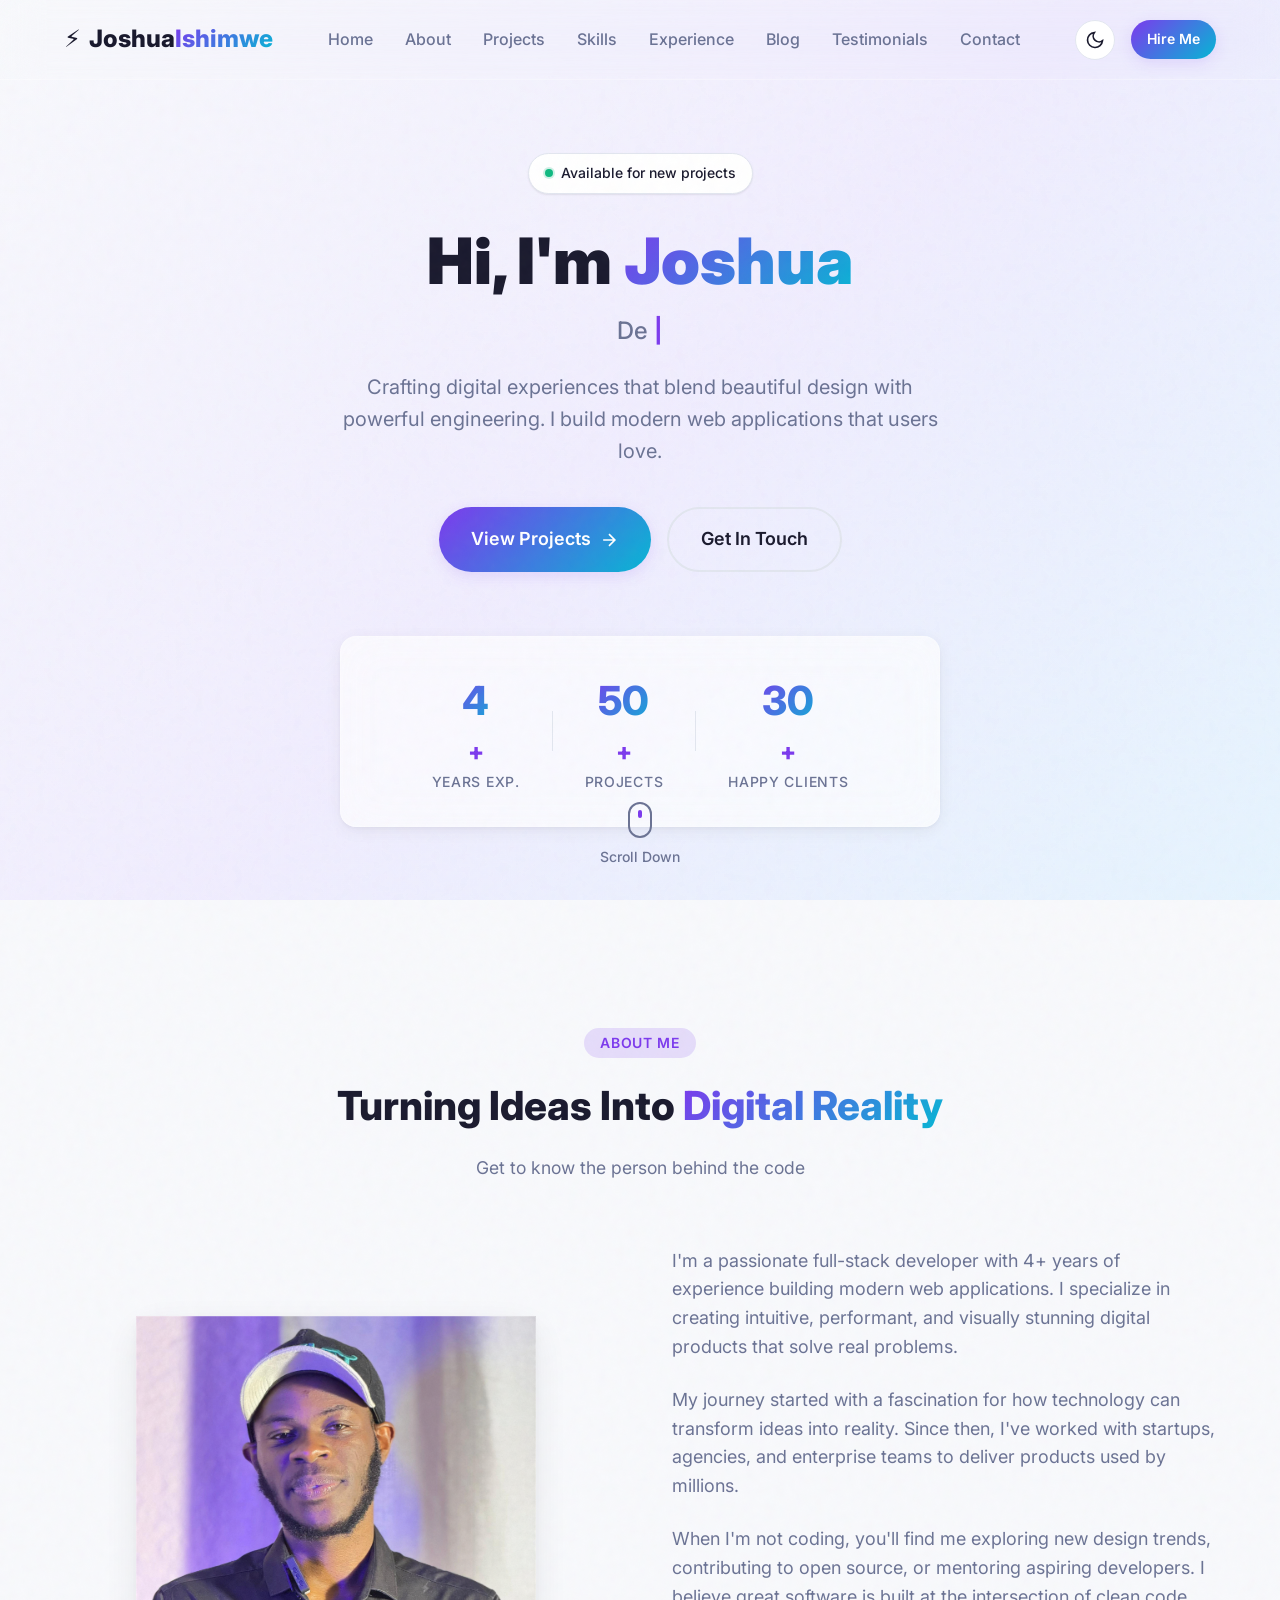
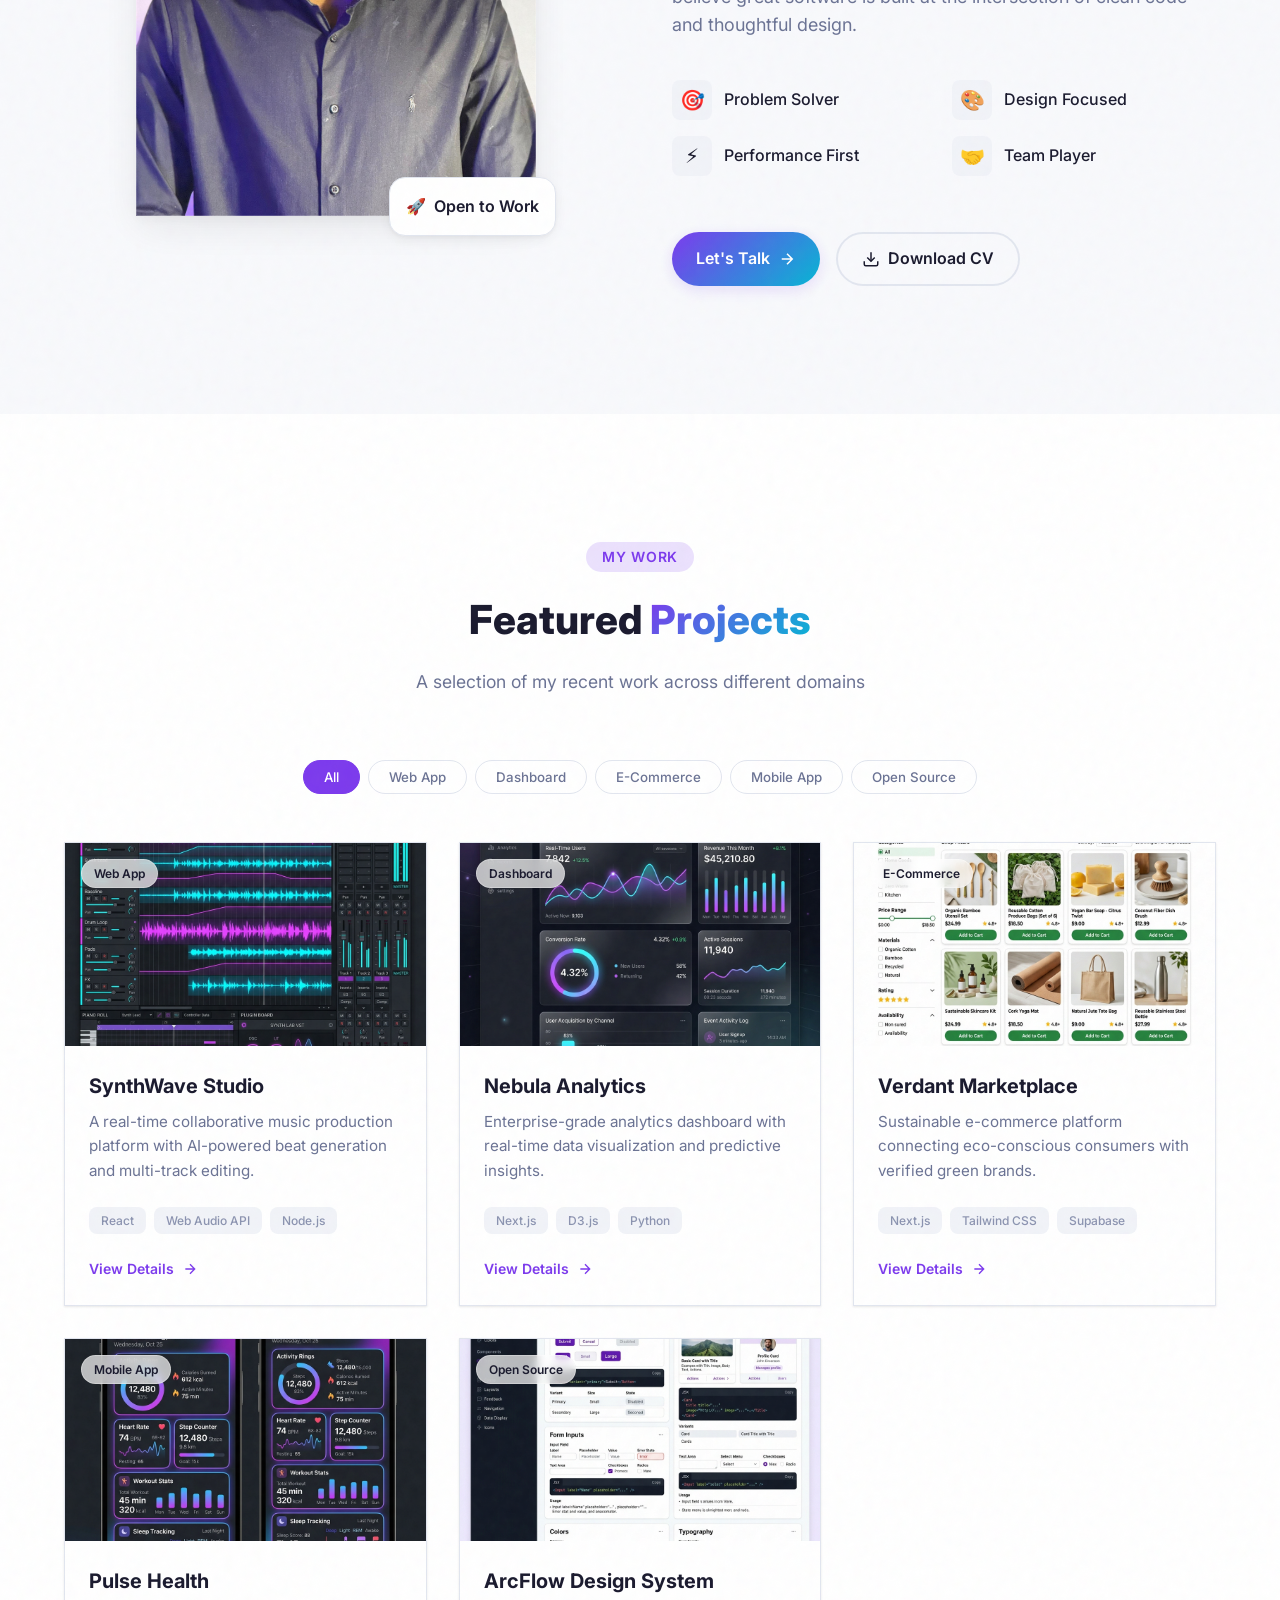
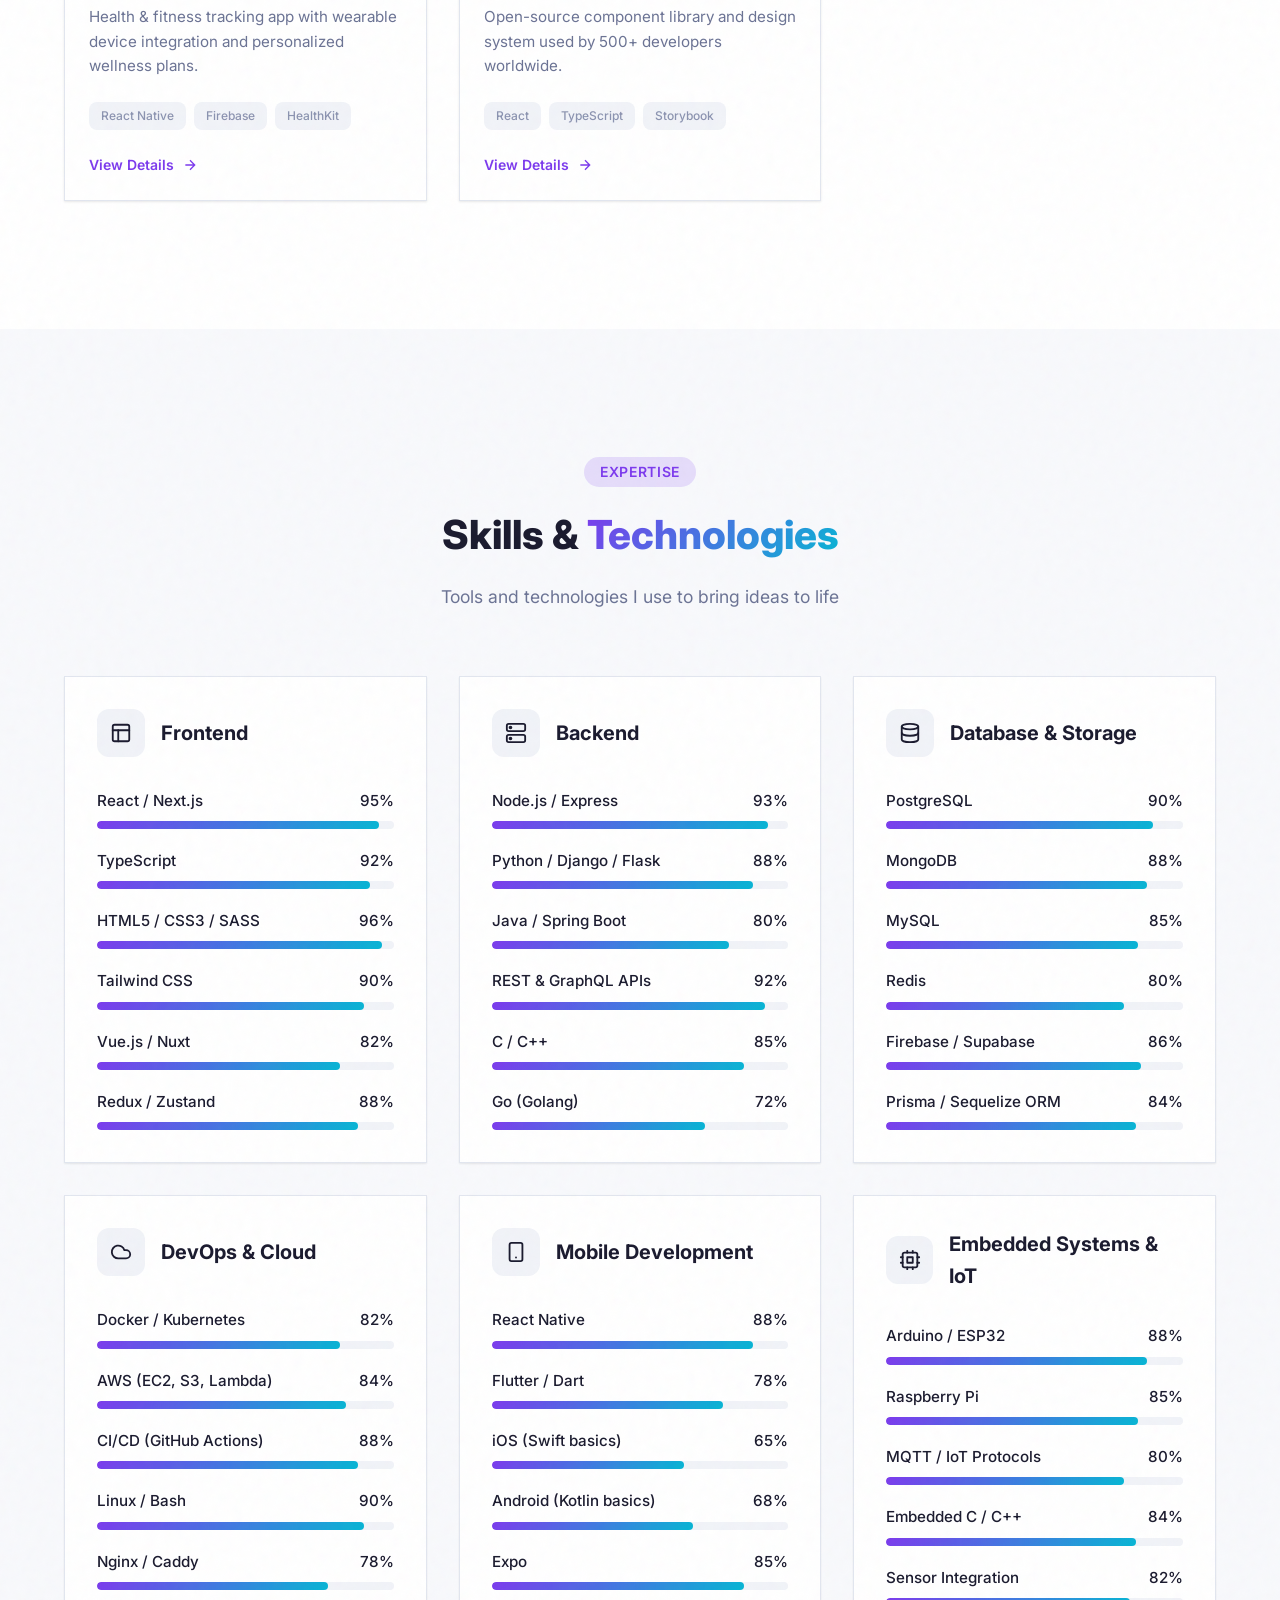
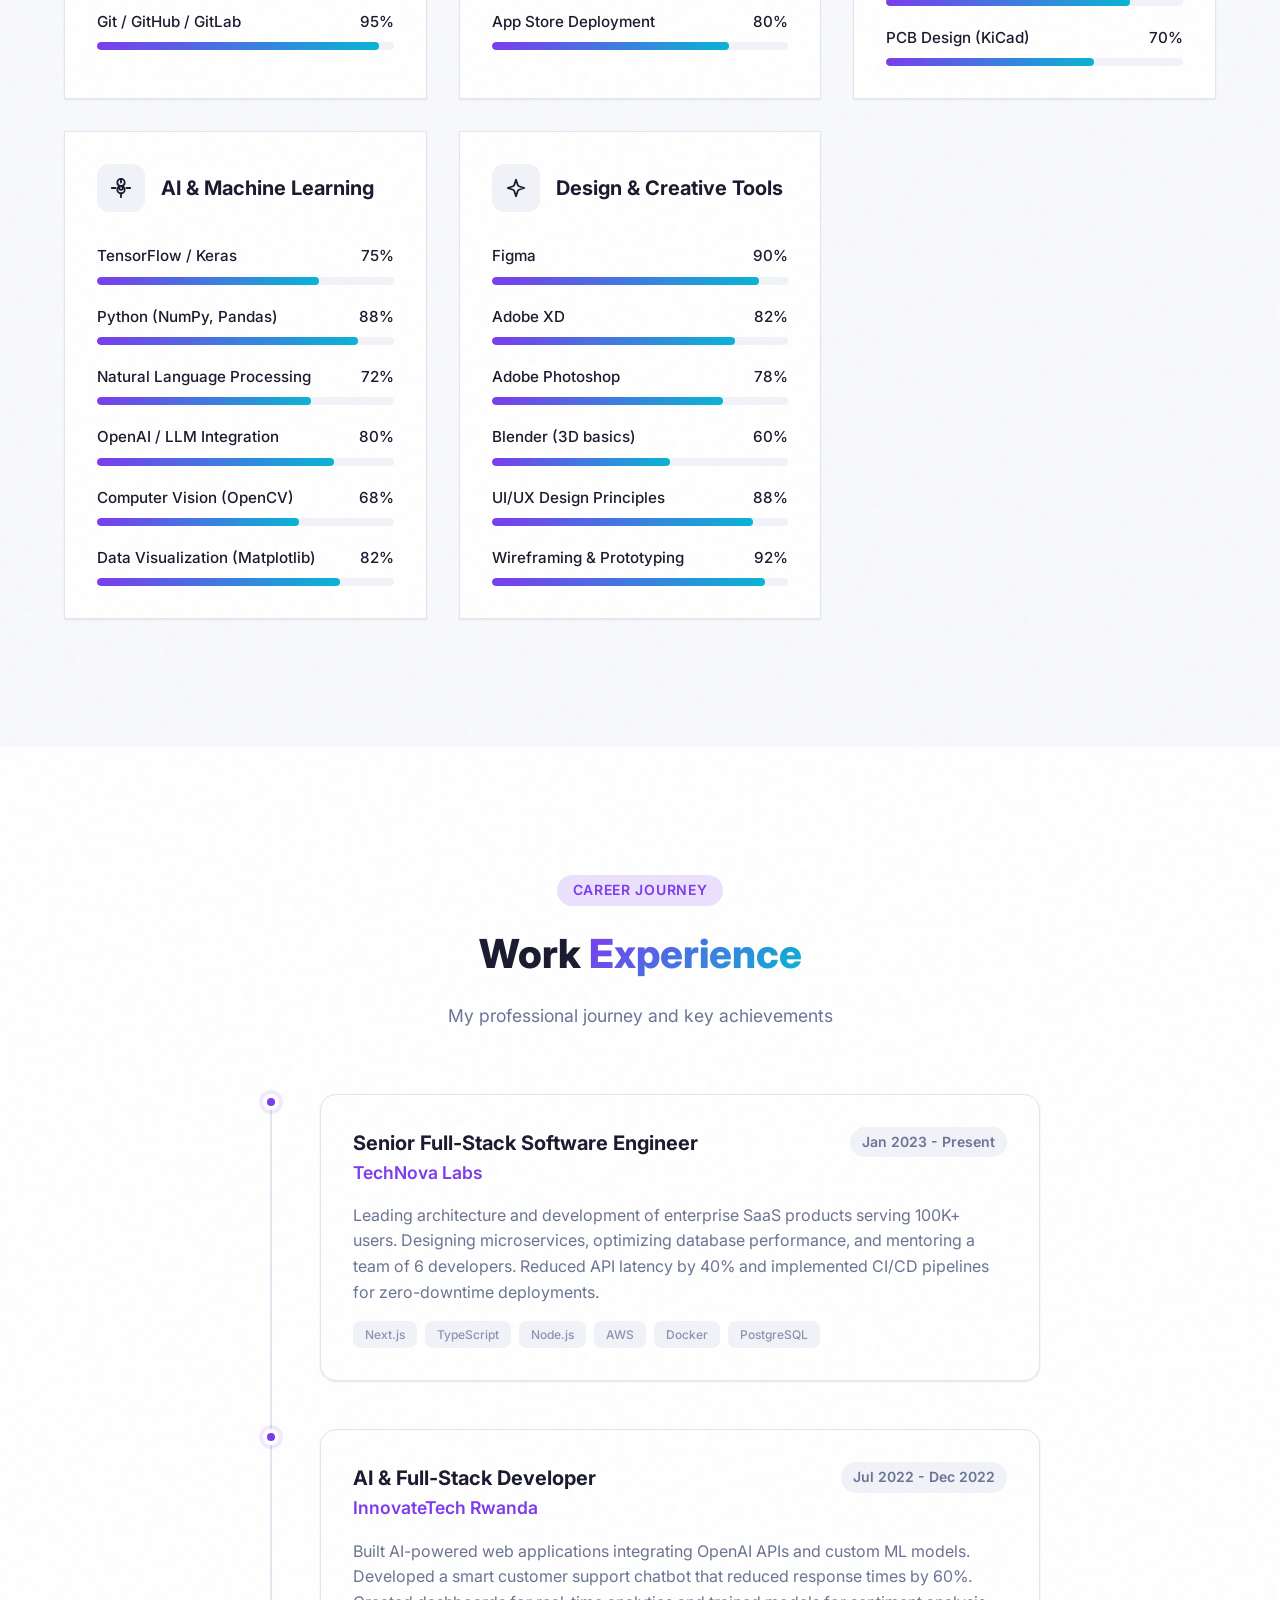
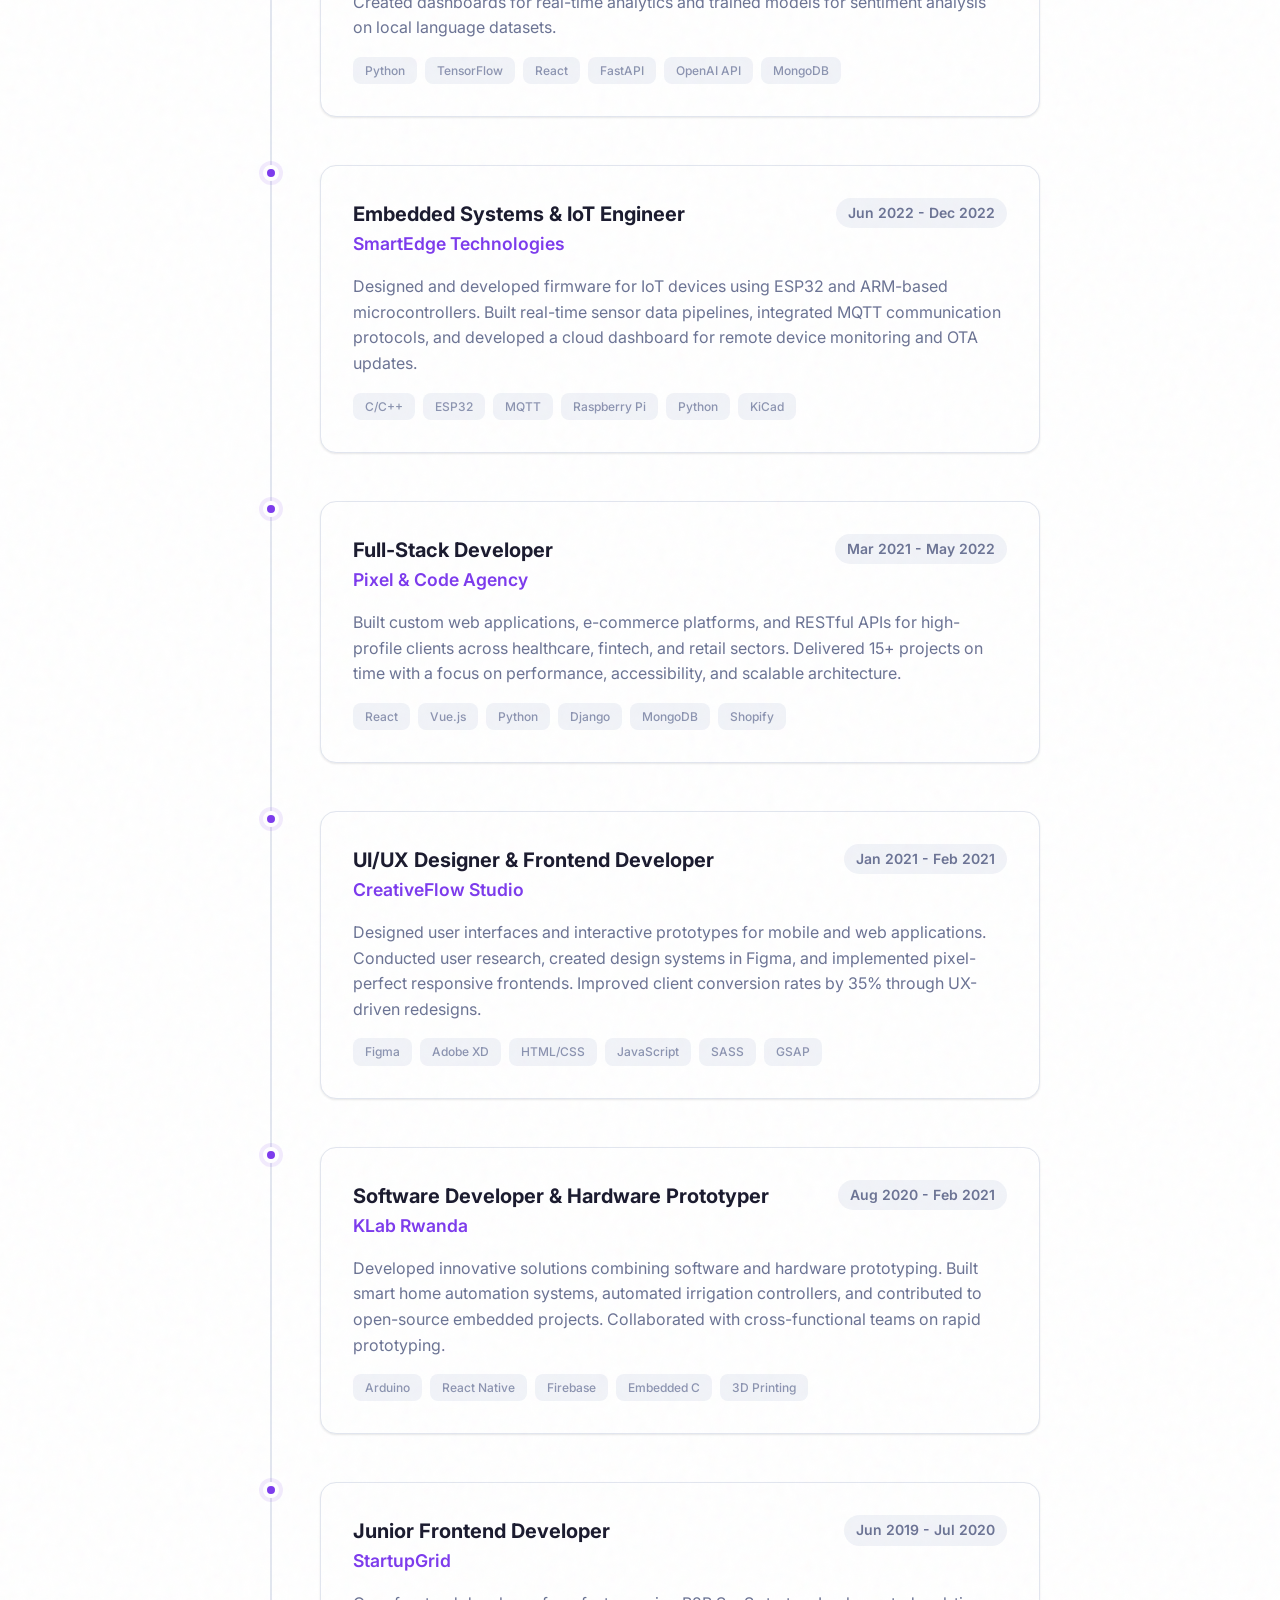
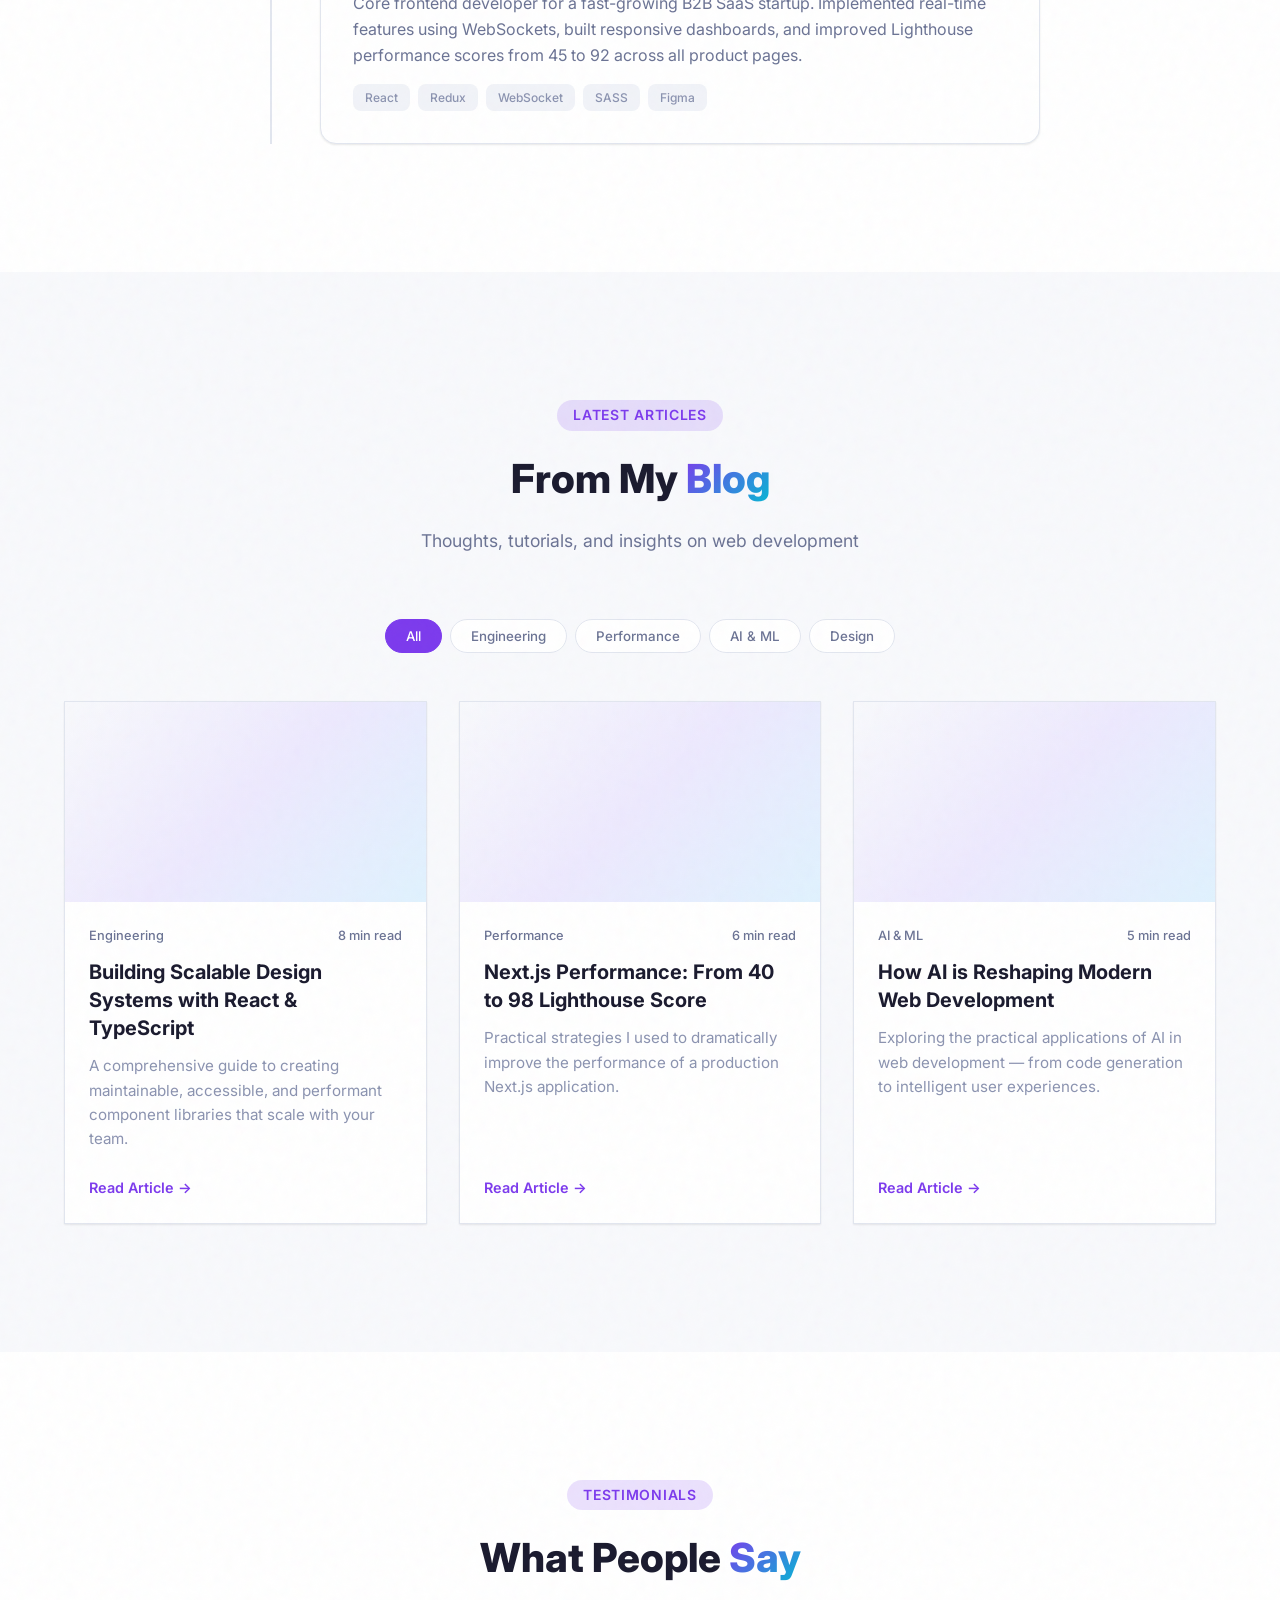
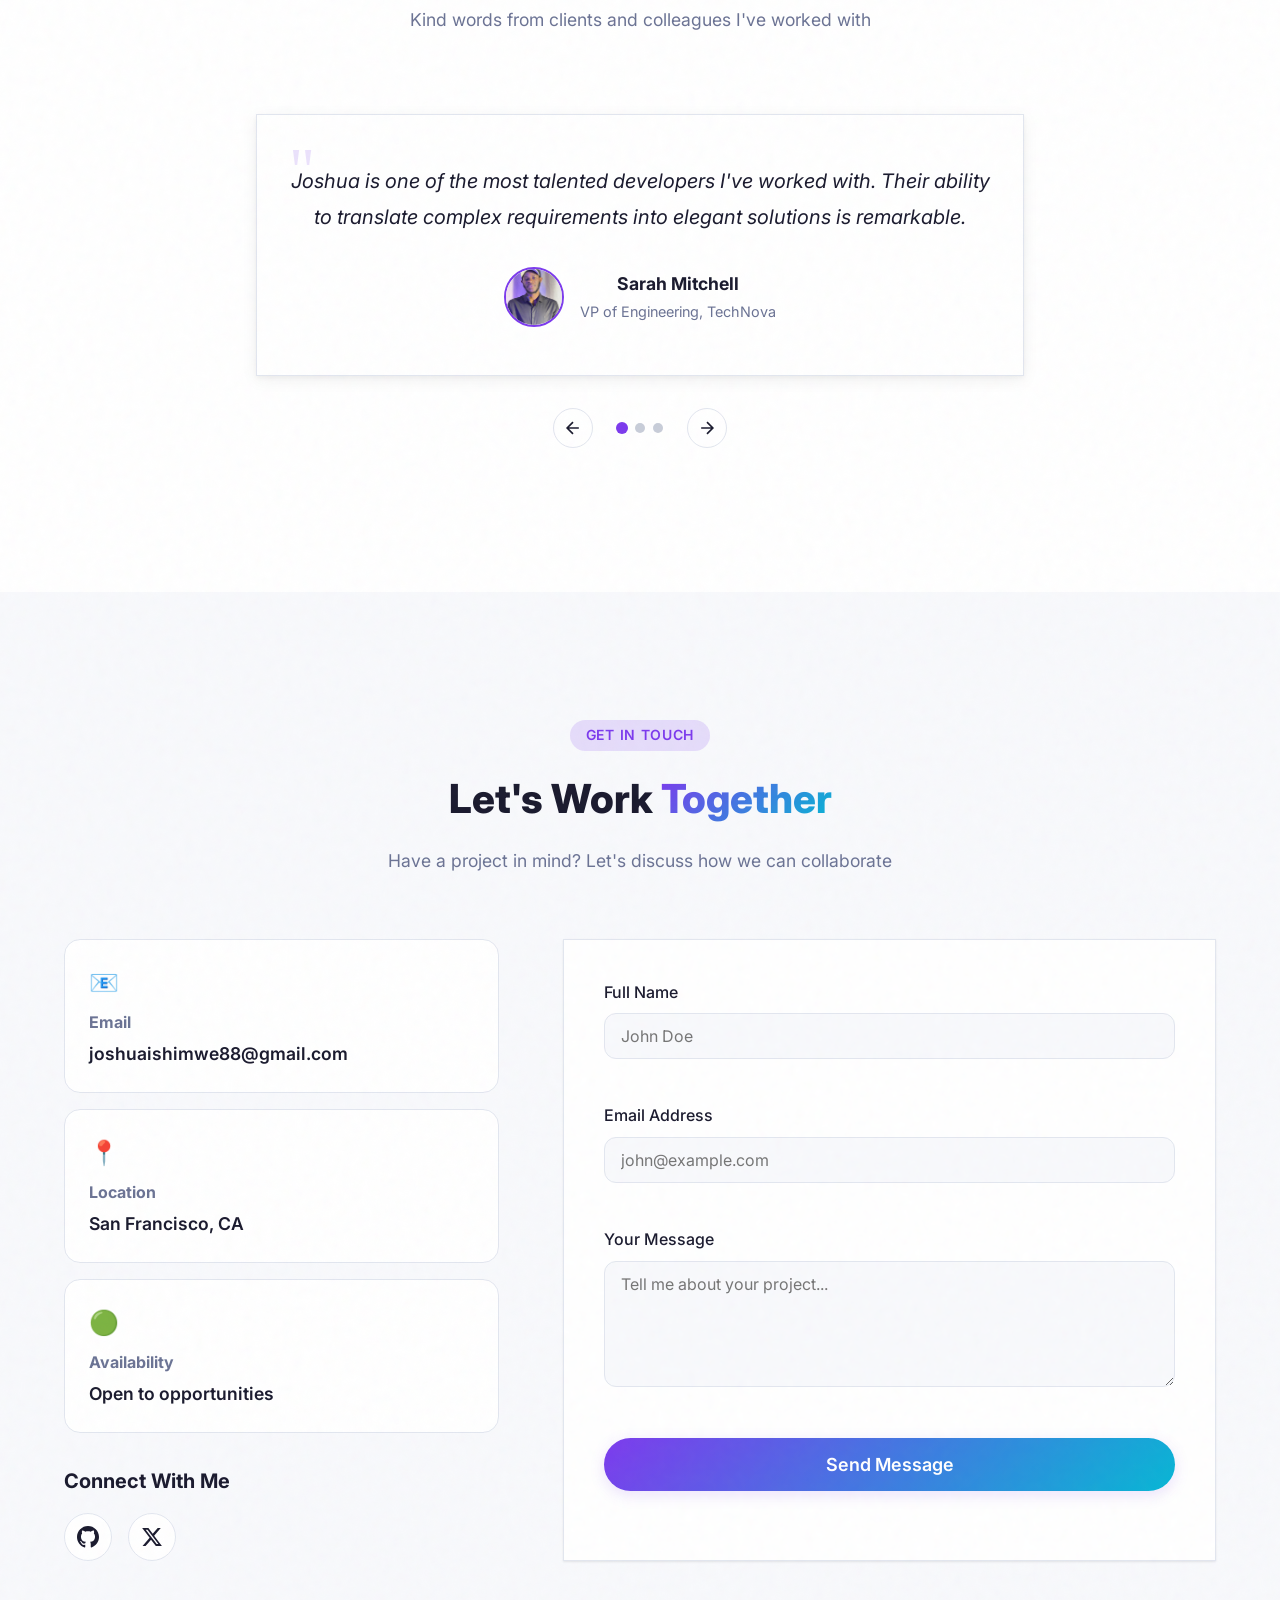
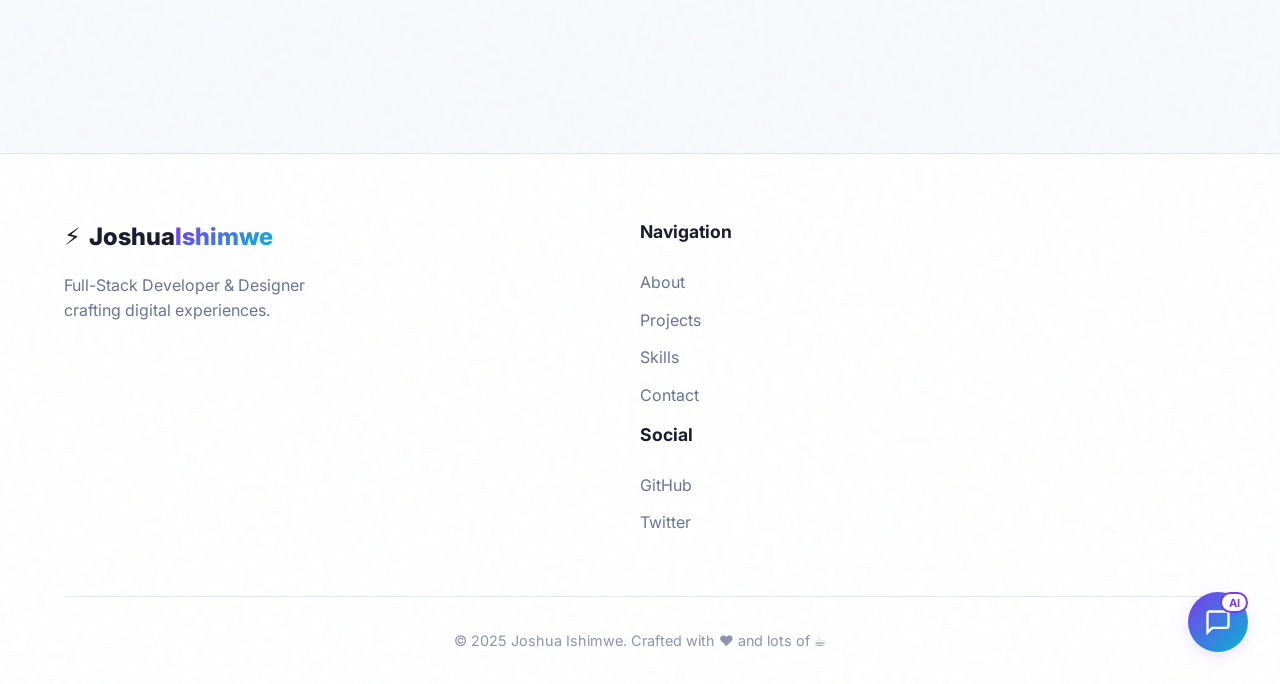
<file: portfolio/index.html>
<!DOCTYPE html>
<html lang="en" data-theme="dark">

<head>
  <meta charset="UTF-8" />
  <meta name="viewport" content="width=device-width, initial-scale=1.0" />
  <title>Joshua Ishimwe — Full-Stack Developer & Designer</title>
  <meta name="description"
    content="Portfolio of Joshua Ishimwe — Full-Stack Developer & Designer crafting digital experiences that blend beautiful design with powerful engineering." />
  <meta name="keywords" content="developer, designer, portfolio, full-stack, web development, UI/UX" />
  <meta property="og:title" content="Joshua Ishimwe — Full-Stack Developer & Designer" />
  <meta property="og:description"
    content="Crafting digital experiences that blend beautiful design with powerful engineering." />
  <meta property="og:type" content="website" />
  <meta name="twitter:card" content="summary_large_image" />
  <link rel="icon" type="image/svg+xml"
    href="data:image/svg+xml,<svg xmlns='http://www.w3.org/2000/svg' viewBox='0 0 100 100'><text y='.9em' font-size='90'>⚡</text></svg>" />
  <link rel="preconnect" href="https://fonts.googleapis.com" />
  <link rel="preconnect" href="https://fonts.gstatic.com" crossorigin />
  <link
    href="https://fonts.googleapis.com/css2?family=Inter:wght@300;400;500;600;700;800;900&family=JetBrains+Mono:wght@400;500;600&display=swap"
    rel="stylesheet" />
  <link rel="stylesheet" href="styles.css" />
</head>

<body class="noise-overlay">

  <!-- ==================== NAVBAR ==================== -->
  <nav class="navbar" id="navbar">
    <div class="navbar-container">
      <a href="#hero" class="navbar-logo">
        <span class="logo-icon">⚡</span>
        <span class="logo-text">Joshua<span class="gradient-text">Ishimwe</span></span>
      </a>
      <ul class="navbar-links" id="navLinks">
        <li><a href="#hero" class="nav-link active" data-section="hero">Home</a></li>
        <li><a href="#about" class="nav-link" data-section="about">About</a></li>
        <li><a href="#projects" class="nav-link" data-section="projects">Projects</a></li>
        <li><a href="#skills" class="nav-link" data-section="skills">Skills</a></li>
        <li><a href="#experience" class="nav-link" data-section="experience">Experience</a></li>
        <li><a href="#blog" class="nav-link" data-section="blog">Blog</a></li>
        <li><a href="#testimonials" class="nav-link" data-section="testimonials">Testimonials</a></li>
        <li><a href="#contact" class="nav-link" data-section="contact">Contact</a></li>
      </ul>
      <div class="navbar-actions">
        <button class="theme-toggle" id="themeToggle" aria-label="Toggle theme">
          <svg class="icon-sun" width="20" height="20" viewBox="0 0 24 24" fill="none" stroke="currentColor"
            stroke-width="2">
            <circle cx="12" cy="12" r="5" />
            <path
              d="M12 1v2M12 21v2M4.22 4.22l1.42 1.42M18.36 18.36l1.42 1.42M1 12h2M21 12h2M4.22 19.78l1.42-1.42M18.36 5.64l1.42-1.42" />
          </svg>
          <svg class="icon-moon" width="20" height="20" viewBox="0 0 24 24" fill="none" stroke="currentColor"
            stroke-width="2">
            <path d="M21 12.79A9 9 0 1 1 11.21 3 7 7 0 0 0 21 12.79z" />
          </svg>
        </button>
        <a href="#contact" class="btn btn-primary btn-sm navbar-cta">Hire Me</a>
        <button class="mobile-toggle" id="mobileToggle" aria-label="Toggle menu">
          <span></span><span></span><span></span>
        </button>
      </div>
    </div>
  </nav>

  <!-- ==================== HERO SECTION ==================== -->
  <section class="hero" id="hero">
    <div class="hero-bg">
      <div class="hero-gradient"></div>
      <div class="hero-particles" id="heroParticles"></div>
      <div class="hero-grid"></div>
    </div>
    <div class="hero-content">
      <div class="hero-badge animate-on-scroll">
        <span class="badge-dot"></span>
        Available for new projects
      </div>
      <h1 class="hero-title animate-on-scroll">
        Hi, I'm <span class="gradient-text">Joshua</span>
      </h1>
      <div class="hero-typing-wrapper animate-on-scroll">
        <span class="hero-typing" id="heroTyping"></span>
        <span class="typing-cursor">|</span>
      </div>
      <p class="hero-description animate-on-scroll">
        Crafting digital experiences that blend beautiful design with powerful engineering. I build modern web
        applications that users love.
      </p>
      <div class="hero-actions animate-on-scroll">
        <a href="#projects" class="btn btn-primary btn-lg">
          <span>View Projects</span>
          <svg width="20" height="20" viewBox="0 0 24 24" fill="none" stroke="currentColor" stroke-width="2">
            <path d="M5 12h14M12 5l7 7-7 7" />
          </svg>
        </a>
        <a href="#contact" class="btn btn-outline btn-lg">
          <span>Get In Touch</span>
        </a>
      </div>
      <div class="hero-stats animate-on-scroll">
        <div class="stat-item">
          <span class="stat-number" data-count="4">0</span><span class="stat-suffix">+</span>
          <span class="stat-label">Years Exp.</span>
        </div>
        <div class="stat-divider"></div>
        <div class="stat-item">
          <span class="stat-number" data-count="50">0</span><span class="stat-suffix">+</span>
          <span class="stat-label">Projects</span>
        </div>
        <div class="stat-divider"></div>
        <div class="stat-item">
          <span class="stat-number" data-count="30">0</span><span class="stat-suffix">+</span>
          <span class="stat-label">Happy Clients</span>
        </div>
      </div>
    </div>
    <a href="#about" class="hero-scroll-indicator" aria-label="Scroll down">
      <div class="scroll-mouse">
        <div class="scroll-wheel"></div>
      </div>
      <span>Scroll Down</span>
    </a>
  </section>

  <!-- ==================== ABOUT SECTION ==================== -->
  <section class="section" id="about">
    <div class="container">
      <div class="section-header animate-on-scroll">
        <span class="section-tag">About Me</span>
        <h2 class="section-title">Turning Ideas Into <span class="gradient-text">Digital Reality</span></h2>
        <p class="section-subtitle">Get to know the person behind the code</p>
      </div>
      <div class="about-grid">
        <div class="about-image-wrapper animate-on-scroll">
          <div class="about-image-frame">
            <img src="assets/images/avatar.jpeg" alt="joshua" class="about-image" loading="lazy" />
            <div class="about-image-decoration"></div>
          </div>
          <div class="about-image-badge">
            <span class="badge-emoji">🚀</span>
            <span>Open to Work</span>
          </div>
        </div>
        <div class="about-content animate-on-scroll">
          <p class="about-text">
            I'm a passionate full-stack developer with 4+ years of experience building modern web applications. I
            specialize in creating intuitive, performant, and visually stunning digital products that solve real
            problems.
          </p>
          <p class="about-text">
            My journey started with a fascination for how technology can transform ideas into reality. Since then, I've
            worked with startups, agencies, and enterprise teams to deliver products used by millions.
          </p>
          <p class="about-text">
            When I'm not coding, you'll find me exploring new design trends, contributing to open source, or mentoring
            aspiring developers. I believe great software is built at the intersection of clean code and thoughtful
            design.
          </p>
          <div class="about-highlights">
            <div class="highlight-item">
              <span class="highlight-icon">🎯</span>
              <span>Problem Solver</span>
            </div>
            <div class="highlight-item">
              <span class="highlight-icon">🎨</span>
              <span>Design Focused</span>
            </div>
            <div class="highlight-item">
              <span class="highlight-icon">⚡</span>
              <span>Performance First</span>
            </div>
            <div class="highlight-item">
              <span class="highlight-icon">🤝</span>
              <span>Team Player</span>
            </div>
          </div>
          <div class="about-actions">
            <a href="#contact" class="btn btn-primary">
              <span>Let's Talk</span>
              <svg width="18" height="18" viewBox="0 0 24 24" fill="none" stroke="currentColor" stroke-width="2">
                <path d="M5 12h14M12 5l7 7-7 7" />
              </svg>
            </a>
            <a href="#" class="btn btn-outline" id="downloadCV">
              <svg width="18" height="18" viewBox="0 0 24 24" fill="none" stroke="currentColor" stroke-width="2">
                <path d="M21 15v4a2 2 0 0 1-2 2H5a2 2 0 0 1-2-2v-4" />
                <polyline points="7 10 12 15 17 10" />
                <line x1="12" y1="15" x2="12" y2="3" />
              </svg>
              <span>Download CV</span>
            </a>
          </div>
        </div>
      </div>
    </div>
  </section>

  <!-- ==================== PROJECTS SECTION ==================== -->
  <section class="section section-alt" id="projects">
    <div class="container">
      <div class="section-header animate-on-scroll">
        <span class="section-tag">My Work</span>
        <h2 class="section-title">Featured <span class="gradient-text">Projects</span></h2>
        <p class="section-subtitle">A selection of my recent work across different domains</p>
      </div>
      <div class="filter-bar animate-on-scroll" id="projectFilters">
        <button class="filter-btn active" data-filter="all">All</button>
        <button class="filter-btn" data-filter="Web App">Web App</button>
        <button class="filter-btn" data-filter="Dashboard">Dashboard</button>
        <button class="filter-btn" data-filter="E-Commerce">E-Commerce</button>
        <button class="filter-btn" data-filter="Mobile App">Mobile App</button>
        <button class="filter-btn" data-filter="Open Source">Open Source</button>
      </div>
      <div class="projects-grid" id="projectsGrid">
        <!-- Projects injected by JS -->
      </div>
    </div>
  </section>

  <!-- ==================== PROJECT MODAL ==================== -->
  <div class="modal-overlay" id="projectModal">
    <div class="modal-content">
      <button class="modal-close" id="modalClose" aria-label="Close modal">
        <svg width="24" height="24" viewBox="0 0 24 24" fill="none" stroke="currentColor" stroke-width="2">
          <path d="M18 6L6 18M6 6l12 12" />
        </svg>
      </button>
      <div class="modal-body" id="modalBody">
        <!-- Modal content injected by JS -->
      </div>
    </div>
  </div>

  <!-- ==================== SKILLS SECTION ==================== -->
  <section class="section" id="skills">
    <div class="container">
      <div class="section-header animate-on-scroll">
        <span class="section-tag">Expertise</span>
        <h2 class="section-title">Skills & <span class="gradient-text">Technologies</span></h2>
        <p class="section-subtitle">Tools and technologies I use to bring ideas to life</p>
      </div>
      <div class="skills-grid" id="skillsGrid">
        <!-- Skills injected by JS -->
      </div>
    </div>
  </section>

  <!-- ==================== EXPERIENCE SECTION ==================== -->
  <section class="section section-alt" id="experience">
    <div class="container">
      <div class="section-header animate-on-scroll">
        <span class="section-tag">Career Journey</span>
        <h2 class="section-title">Work <span class="gradient-text">Experience</span></h2>
        <p class="section-subtitle">My professional journey and key achievements</p>
      </div>
      <div class="timeline" id="timeline">
        <!-- Timeline injected by JS -->
      </div>
    </div>
  </section>

  <!-- ==================== BLOG SECTION ==================== -->
  <section class="section" id="blog">
    <div class="container">
      <div class="section-header animate-on-scroll">
        <span class="section-tag">Latest Articles</span>
        <h2 class="section-title">From My <span class="gradient-text">Blog</span></h2>
        <p class="section-subtitle">Thoughts, tutorials, and insights on web development</p>
      </div>
      <div class="blog-filter-bar animate-on-scroll" id="blogFilters">
        <button class="filter-btn active" data-filter="all">All</button>
        <button class="filter-btn" data-filter="Engineering">Engineering</button>
        <button class="filter-btn" data-filter="Performance">Performance</button>
        <button class="filter-btn" data-filter="AI & ML">AI & ML</button>
        <button class="filter-btn" data-filter="Design">Design</button>
      </div>
      <div class="blog-grid" id="blogGrid">
        <!-- Blog cards injected by JS -->
      </div>
    </div>
  </section>

  <!-- ==================== BLOG POST MODAL ==================== -->
  <div class="modal-overlay" id="blogModal">
    <div class="modal-content modal-content-lg">
      <button class="modal-close" id="blogModalClose" aria-label="Close modal">
        <svg width="24" height="24" viewBox="0 0 24 24" fill="none" stroke="currentColor" stroke-width="2">
          <path d="M18 6L6 18M6 6l12 12" />
        </svg>
      </button>
      <div class="modal-body blog-content" id="blogModalBody">
        <!-- Blog post content injected by JS -->
      </div>
    </div>
  </div>

  <!-- ==================== TESTIMONIALS SECTION ==================== -->
  <section class="section section-alt" id="testimonials">
    <div class="container">
      <div class="section-header animate-on-scroll">
        <span class="section-tag">Testimonials</span>
        <h2 class="section-title">What People <span class="gradient-text">Say</span></h2>
        <p class="section-subtitle">Kind words from clients and colleagues I've worked with</p>
      </div>
      <div class="testimonials-carousel animate-on-scroll">
        <div class="testimonials-track" id="testimonialsTrack">
          <!-- Testimonial cards injected by JS -->
        </div>
        <div class="carousel-controls">
          <button class="carousel-btn" id="prevTestimonial" aria-label="Previous testimonial">
            <svg width="20" height="20" viewBox="0 0 24 24" fill="none" stroke="currentColor" stroke-width="2">
              <path d="M19 12H5M12 19l-7-7 7-7" />
            </svg>
          </button>
          <div class="carousel-dots" id="carouselDots"></div>
          <button class="carousel-btn" id="nextTestimonial" aria-label="Next testimonial">
            <svg width="20" height="20" viewBox="0 0 24 24" fill="none" stroke="currentColor" stroke-width="2">
              <path d="M5 12h14M12 5l7 7-7 7" />
            </svg>
          </button>
        </div>
      </div>
    </div>
  </section>

  <!-- ==================== CONTACT SECTION ==================== -->
  <section class="section" id="contact">
    <div class="container">
      <div class="section-header animate-on-scroll">
        <span class="section-tag">Get In Touch</span>
        <h2 class="section-title">Let's Work <span class="gradient-text">Together</span></h2>
        <p class="section-subtitle">Have a project in mind? Let's discuss how we can collaborate</p>
      </div>
      <div class="contact-grid">
        <div class="contact-info animate-on-scroll">
          <div class="contact-card">
            <div class="contact-icon">📧</div>
            <h3>Email</h3>
            <a href="mailto:hello@alexchen.dev">joshuaishimwe88@gmail.com</a>
          </div>
          <div class="contact-card">
            <div class="contact-icon">📍</div>
            <h3>Location</h3>
            <p>San Francisco, CA</p>
          </div>
          <div class="contact-card">
            <div class="contact-icon">🟢</div>
            <h3>Availability</h3>
            <p>Open to opportunities</p>
          </div>
          <div class="social-links-group">
            <h3>Connect With Me</h3>
            <div class="social-links">
              <a href="https://github.com/josue-2250" target="_blank" rel="noopener" class="social-link"
                aria-label="GitHub">
                <svg width="22" height="22" viewBox="0 0 24 24" fill="currentColor">
                  <path
                    d="M12 0c-6.626 0-12 5.373-12 12 0 5.302 3.438 9.8 8.207 11.387.599.111.793-.261.793-.577v-2.234c-3.338.726-4.033-1.416-4.033-1.416-.546-1.387-1.333-1.756-1.333-1.756-1.089-.745.083-.729.083-.729 1.205.084 1.839 1.237 1.839 1.237 1.07 1.834 2.807 1.304 3.492.997.107-.775.418-1.305.762-1.604-2.665-.305-5.467-1.334-5.467-5.931 0-1.311.469-2.381 1.236-3.221-.124-.303-.535-1.524.117-3.176 0 0 1.008-.322 3.301 1.23.957-.266 1.983-.399 3.003-.404 1.02.005 2.047.138 3.006.404 2.291-1.552 3.297-1.23 3.297-1.23.653 1.653.242 2.874.118 3.176.77.84 1.235 1.911 1.235 3.221 0 4.609-2.807 5.624-5.479 5.921.43.372.823 1.102.823 2.222v3.293c0 .319.192.694.801.576 4.765-1.589 8.199-6.086 8.199-11.386 0-6.627-5.373-12-12-12z" />
                </svg>
              </a>
              <!-- <a href="https://linkedin.com/in/alexchen" target="_blank" rel="noopener" class="social-link"
                aria-label="LinkedIn"> -->
              <!-- <svg width="22" height="22" viewBox="0 0 24 24" fill="currentColor">
                  <path
                    d="M20.447 20.452h-3.554v-5.569c0-1.328-.027-3.037-1.852-3.037-1.853 0-2.136 1.445-2.136 2.939v5.667H9.351V9h3.414v1.561h.046c.477-.9 1.637-1.85 3.37-1.85 3.601 0 4.267 2.37 4.267 5.455v6.286zM5.337 7.433c-1.144 0-2.063-.926-2.063-2.065 0-1.138.92-2.063 2.063-2.063 1.14 0 2.064.925 2.064 2.063 0 1.139-.925 2.065-2.064 2.065zm1.782 13.019H3.555V9h3.564v11.452zM22.225 0H1.771C.792 0 0 .774 0 1.729v20.542C0 23.227.792 24 1.771 24h20.451C23.2 24 24 23.227 24 22.271V1.729C24 .774 23.2 0 22.222 0h.003z" />
                </svg>
              </a> -->
              <a href="https://twitter.com/shimweJos52225" target="_blank" rel="noopener" class="social-link"
                aria-label="Twitter">
                <svg width="22" height="22" viewBox="0 0 24 24" fill="currentColor">
                  <path
                    d="M18.244 2.25h3.308l-7.227 8.26 8.502 11.24H16.17l-5.214-6.817L4.99 21.75H1.68l7.73-8.835L1.254 2.25H8.08l4.713 6.231zm-1.161 17.52h1.833L7.084 4.126H5.117z" />
                </svg>
              </a>
            </div>
          </div>
        </div>
        <form class="contact-form animate-on-scroll" id="contactForm">
          <div class="form-group">
            <label for="contactName">Full Name</label>
            <input type="text" id="contactName" name="name" placeholder="John Doe" required />
            <span class="form-error" id="nameError"></span>
          </div>
          <div class="form-group">
            <label for="contactEmail">Email Address</label>
            <input type="email" id="contactEmail" name="email" placeholder="john@example.com" required />
            <span class="form-error" id="emailError"></span>
          </div>
          <div class="form-group">
            <label for="contactMessage">Your Message</label>
            <textarea id="contactMessage" name="message" rows="5" placeholder="Tell me about your project..."
              required></textarea>
            <span class="form-error" id="messageError"></span>
          </div>
          <button type="submit" class="btn btn-primary btn-lg btn-full" id="submitBtn">
            <span class="btn-text">Send Message</span>
            <span class="btn-loading" style="display:none;">
              <svg class="spinner" width="20" height="20" viewBox="0 0 24 24">
                <circle cx="12" cy="12" r="10" stroke="currentColor" stroke-width="3" fill="none"
                  stroke-dasharray="31.4 31.4" stroke-linecap="round">
                  <animateTransform attributeName="transform" type="rotate" values="0 12 12;360 12 12" dur="1s"
                    repeatCount="indefinite" />
                </circle>
              </svg>
              Sending...
            </span>
            <span class="btn-success" style="display:none;">✓ Message Sent!</span>
          </button>
        </form>
      </div>
    </div>
  </section>

  <!-- ==================== FOOTER ==================== -->
  <footer class="footer">
    <div class="container">
      <div class="footer-content">
        <div class="footer-brand">
          <a href="#hero" class="navbar-logo">
            <span class="logo-icon">⚡</span>
            <span class="logo-text">Joshua<span class="gradient-text">Ishimwe</span></span>
          </a>
          <p>Full-Stack Developer & Designer crafting digital experiences.</p>
        </div>
        <div class="footer-links">
          <div class="footer-col">
            <h4>Navigation</h4>
            <a href="#about">About</a>
            <a href="#projects">Projects</a>
            <a href="#skills">Skills</a>
            <a href="#contact">Contact</a>
          </div>
          <div class="footer-col">
            <h4>Social</h4>
            <a href="https://github.com/josue-2250" target="_blank">GitHub</a>
            <a href="https://twitter.com/shimweJos52225" target="_blank">Twitter</a>
          </div>
        </div>
      </div>
      <div class="footer-bottom">
        <p>&copy; 2025 Joshua Ishimwe. Crafted with ❤️ and lots of ☕</p>
      </div>
    </div>
  </footer>

  <!-- ==================== AI CHAT WIDGET ==================== -->
  <div class="chat-widget" id="chatWidget">
    <button class="chat-toggle" id="chatToggle" aria-label="Open AI assistant">
      <svg class="chat-icon-open" width="28" height="28" viewBox="0 0 24 24" fill="none" stroke="currentColor"
        stroke-width="2">
        <path d="M21 15a2 2 0 0 1-2 2H7l-4 4V5a2 2 0 0 1 2-2h14a2 2 0 0 1 2 2z" />
      </svg>
      <svg class="chat-icon-close" width="28" height="28" viewBox="0 0 24 24" fill="none" stroke="currentColor"
        stroke-width="2" style="display:none">
        <path d="M18 6L6 18M6 6l12 12" />
      </svg>
      <span class="chat-badge">AI</span>
    </button>
    <div class="chat-panel" id="chatPanel">
      <div class="chat-header">
        <div class="chat-header-info">
          <div class="chat-avatar">🤖</div>
          <div>
            <h4>Portfolio Assistant</h4>
            <span class="chat-status">Online • Powered by AI</span>
          </div>
        </div>
        <button class="chat-header-close" id="chatClose" aria-label="Close chat">
          <svg width="18" height="18" viewBox="0 0 24 24" fill="none" stroke="currentColor" stroke-width="2">
            <path d="M18 6L6 18M6 6l12 12" />
          </svg>
        </button>
      </div>
      <div class="chat-messages" id="chatMessages">
        <div class="chat-message assistant">
          <div class="chat-bubble">
            👋 Hi! I'm Alex's AI assistant. Ask me anything about his skills, projects, experience, or availability!
          </div>
        </div>
      </div>
      <div class="chat-suggestions" id="chatSuggestions">
        <button class="suggestion-chip" data-question="What are Alex's main skills?">💡 Main Skills</button>
        <button class="suggestion-chip" data-question="Tell me about Alex's projects">🚀 Projects</button>
        <button class="suggestion-chip" data-question="Is Alex available for hire?">💼 Availability</button>
      </div>
      <form class="chat-input-form" id="chatForm">
        <input type="text" id="chatInput" placeholder="Ask me anything..." autocomplete="off" />
        <button type="submit" class="chat-send" aria-label="Send message">
          <svg width="20" height="20" viewBox="0 0 24 24" fill="none" stroke="currentColor" stroke-width="2">
            <path d="M22 2L11 13M22 2l-7 20-4-9-9-4 20-7z" />
          </svg>
        </button>
      </form>
    </div>
  </div>

  <script src="script.js"></script>
</body>

</html>
</file>
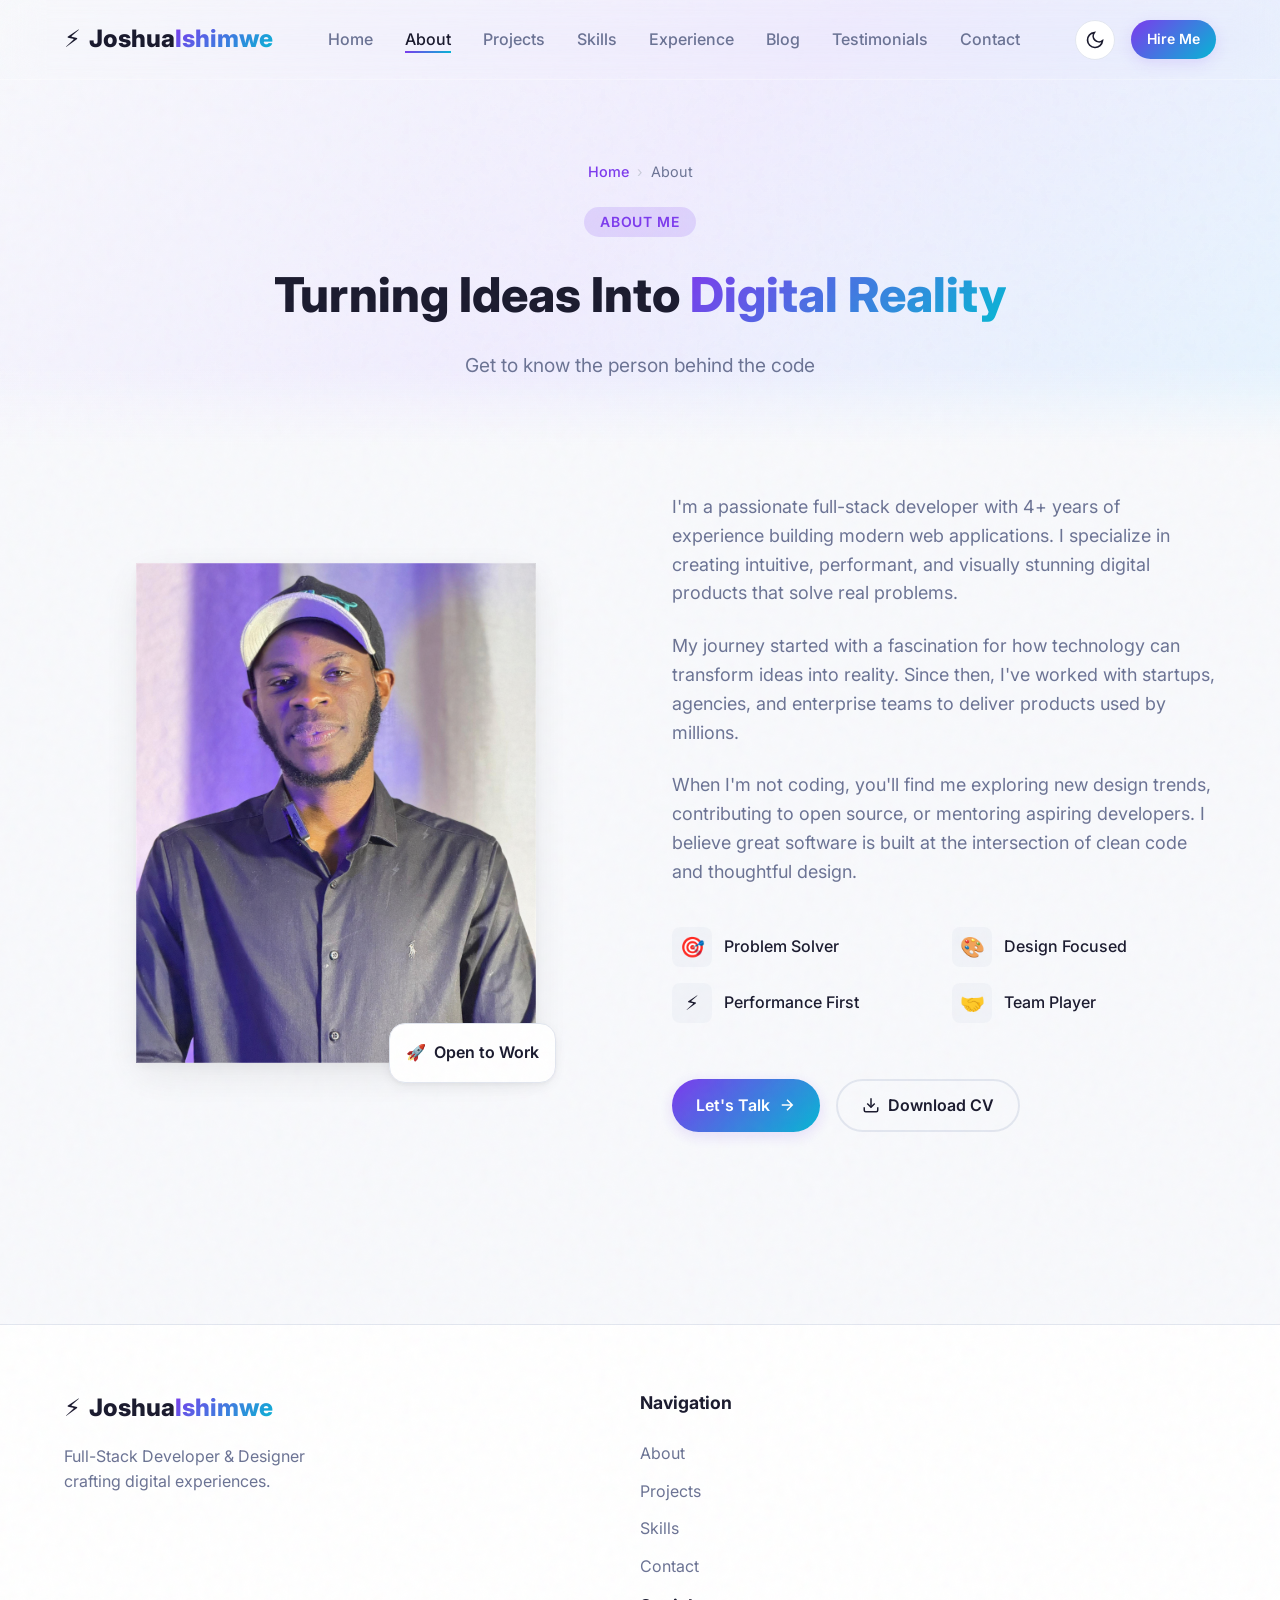
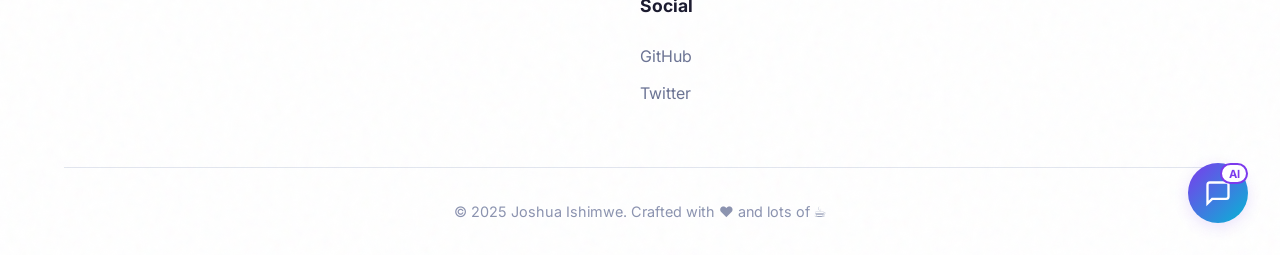
<file: portfolio/about.html>
<!DOCTYPE html>
<html lang="en" data-theme="dark">

<head>
  <meta charset="UTF-8" />
  <meta name="viewport" content="width=device-width, initial-scale=1.0" />
  <title>About — Joshua Ishimwe</title>
  <meta name="description" content="Learn more about Joshua Ishimwe — a passionate Full-Stack Developer & Designer with 4+ years of experience." />
  <link rel="icon" type="image/svg+xml"
    href="data:image/svg+xml,<svg xmlns='http://www.w3.org/2000/svg' viewBox='0 0 100 100'><text y='.9em' font-size='90'>⚡</text></svg>" />
  <link rel="preconnect" href="https://fonts.googleapis.com" />
  <link rel="preconnect" href="https://fonts.gstatic.com" crossorigin />
  <link href="https://fonts.googleapis.com/css2?family=Inter:wght@300;400;500;600;700;800;900&family=JetBrains+Mono:wght@400;500;600&display=swap" rel="stylesheet" />
  <link rel="stylesheet" href="styles.css" />
</head>

<body class="noise-overlay">

  <!-- ==================== NAVBAR ==================== -->
  <nav class="navbar" id="navbar">
    <div class="navbar-container">
      <a href="index.html" class="navbar-logo">
        <span class="logo-icon">⚡</span>
        <span class="logo-text">Joshua<span class="gradient-text">Ishimwe</span></span>
      </a>
      <ul class="navbar-links" id="navLinks">
        <li><a href="index.html" class="nav-link" data-section="home">Home</a></li>
        <li><a href="about.html" class="nav-link" data-section="about">About</a></li>
        <li><a href="projects.html" class="nav-link" data-section="projects">Projects</a></li>
        <li><a href="skills.html" class="nav-link" data-section="skills">Skills</a></li>
        <li><a href="experience.html" class="nav-link" data-section="experience">Experience</a></li>
        <li><a href="blog.html" class="nav-link" data-section="blog">Blog</a></li>
        <li><a href="testimonials.html" class="nav-link" data-section="testimonials">Testimonials</a></li>
        <li><a href="contact.html" class="nav-link" data-section="contact">Contact</a></li>
      </ul>
      <div class="navbar-actions">
        <button class="theme-toggle" id="themeToggle" aria-label="Toggle theme">
          <svg class="icon-sun" width="20" height="20" viewBox="0 0 24 24" fill="none" stroke="currentColor" stroke-width="2">
            <circle cx="12" cy="12" r="5" />
            <path d="M12 1v2M12 21v2M4.22 4.22l1.42 1.42M18.36 18.36l1.42 1.42M1 12h2M21 12h2M4.22 19.78l1.42-1.42M18.36 5.64l1.42-1.42" />
          </svg>
          <svg class="icon-moon" width="20" height="20" viewBox="0 0 24 24" fill="none" stroke="currentColor" stroke-width="2">
            <path d="M21 12.79A9 9 0 1 1 11.21 3 7 7 0 0 0 21 12.79z" />
          </svg>
        </button>
        <a href="contact.html" class="btn btn-primary btn-sm navbar-cta">Hire Me</a>
        <button class="mobile-toggle" id="mobileToggle" aria-label="Toggle menu">
          <span></span><span></span><span></span>
        </button>
      </div>
    </div>
  </nav>

  <!-- ==================== PAGE HERO ==================== -->
  <div class="page-hero">
    <div class="container">
      <div class="page-breadcrumb">
        <a href="index.html">Home</a>
        <span class="breadcrumb-sep">›</span>
        <span>About</span>
      </div>
      <span class="section-tag">About Me</span>
      <h1 class="section-title">Turning Ideas Into <span class="gradient-text">Digital Reality</span></h1>
      <p class="section-subtitle">Get to know the person behind the code</p>
    </div>
  </div>

  <!-- ==================== ABOUT CONTENT ==================== -->
  <section class="section page-section" id="about">
    <div class="container">
      <div class="about-grid">
        <div class="about-image-wrapper animate-on-scroll">
          <div class="about-image-frame">
            <img src="assets/images/avatar.jpeg" alt="joshua" class="about-image" loading="lazy" />
            <div class="about-image-decoration"></div>
          </div>
          <div class="about-image-badge">
            <span class="badge-emoji">🚀</span>
            <span>Open to Work</span>
          </div>
        </div>
        <div class="about-content animate-on-scroll">
          <p class="about-text">
            I'm a passionate full-stack developer with 4+ years of experience building modern web applications. I
            specialize in creating intuitive, performant, and visually stunning digital products that solve real
            problems.
          </p>
          <p class="about-text">
            My journey started with a fascination for how technology can transform ideas into reality. Since then, I've
            worked with startups, agencies, and enterprise teams to deliver products used by millions.
          </p>
          <p class="about-text">
            When I'm not coding, you'll find me exploring new design trends, contributing to open source, or mentoring
            aspiring developers. I believe great software is built at the intersection of clean code and thoughtful
            design.
          </p>
          <div class="about-highlights">
            <div class="highlight-item">
              <span class="highlight-icon">🎯</span>
              <span>Problem Solver</span>
            </div>
            <div class="highlight-item">
              <span class="highlight-icon">🎨</span>
              <span>Design Focused</span>
            </div>
            <div class="highlight-item">
              <span class="highlight-icon">⚡</span>
              <span>Performance First</span>
            </div>
            <div class="highlight-item">
              <span class="highlight-icon">🤝</span>
              <span>Team Player</span>
            </div>
          </div>
          <div class="about-actions">
            <a href="contact.html" class="btn btn-primary">
              <span>Let's Talk</span>
              <svg width="18" height="18" viewBox="0 0 24 24" fill="none" stroke="currentColor" stroke-width="2">
                <path d="M5 12h14M12 5l7 7-7 7" />
              </svg>
            </a>
            <a href="#" class="btn btn-outline" id="downloadCV">
              <svg width="18" height="18" viewBox="0 0 24 24" fill="none" stroke="currentColor" stroke-width="2">
                <path d="M21 15v4a2 2 0 0 1-2 2H5a2 2 0 0 1-2-2v-4" />
                <polyline points="7 10 12 15 17 10" />
                <line x1="12" y1="15" x2="12" y2="3" />
              </svg>
              <span>Download CV</span>
            </a>
          </div>
        </div>
      </div>
    </div>
  </section>

  <!-- ==================== FOOTER ==================== -->
  <footer class="footer">
    <div class="container">
      <div class="footer-content">
        <div class="footer-brand">
          <a href="index.html" class="navbar-logo">
            <span class="logo-icon">⚡</span>
            <span class="logo-text">Joshua<span class="gradient-text">Ishimwe</span></span>
          </a>
          <p>Full-Stack Developer & Designer crafting digital experiences.</p>
        </div>
        <div class="footer-links">
          <div class="footer-col">
            <h4>Navigation</h4>
            <a href="about.html">About</a>
            <a href="projects.html">Projects</a>
            <a href="skills.html">Skills</a>
            <a href="contact.html">Contact</a>
          </div>
          <div class="footer-col">
            <h4>Social</h4>
            <a href="https://github.com/josue-2250" target="_blank">GitHub</a>
            <a href="https://twitter.com/shimweJos52225" target="_blank">Twitter</a>
          </div>
        </div>
      </div>
      <div class="footer-bottom">
        <p>&copy; 2025 Joshua Ishimwe. Crafted with ❤️ and lots of ☕</p>
      </div>
    </div>
  </footer>

  <!-- ==================== AI CHAT WIDGET ==================== -->
  <div class="chat-widget" id="chatWidget">
    <button class="chat-toggle" id="chatToggle" aria-label="Open AI assistant">
      <svg class="chat-icon-open" width="28" height="28" viewBox="0 0 24 24" fill="none" stroke="currentColor" stroke-width="2">
        <path d="M21 15a2 2 0 0 1-2 2H7l-4 4V5a2 2 0 0 1 2-2h14a2 2 0 0 1 2 2z" />
      </svg>
      <svg class="chat-icon-close" width="28" height="28" viewBox="0 0 24 24" fill="none" stroke="currentColor" stroke-width="2" style="display:none">
        <path d="M18 6L6 18M6 6l12 12" />
      </svg>
      <span class="chat-badge">AI</span>
    </button>
    <div class="chat-panel" id="chatPanel">
      <div class="chat-header">
        <div class="chat-header-info">
          <div class="chat-avatar">🤖</div>
          <div>
            <h4>Portfolio Assistant</h4>
            <span class="chat-status">Online • Powered by AI</span>
          </div>
        </div>
        <button class="chat-header-close" id="chatClose" aria-label="Close chat">
          <svg width="18" height="18" viewBox="0 0 24 24" fill="none" stroke="currentColor" stroke-width="2">
            <path d="M18 6L6 18M6 6l12 12" />
          </svg>
        </button>
      </div>
      <div class="chat-messages" id="chatMessages">
        <div class="chat-message assistant">
          <div class="chat-bubble">👋 Hi! I'm Joshua's AI assistant. Ask me anything about his skills, projects, experience, or availability!</div>
        </div>
      </div>
      <div class="chat-suggestions" id="chatSuggestions">
        <button class="suggestion-chip" data-question="What are Joshua's main skills?">💡 Main Skills</button>
        <button class="suggestion-chip" data-question="Tell me about Joshua's projects">🚀 Projects</button>
        <button class="suggestion-chip" data-question="Is Joshua available for hire?">💼 Availability</button>
      </div>
      <form class="chat-input-form" id="chatForm">
        <input type="text" id="chatInput" placeholder="Ask me anything..." autocomplete="off" />
        <button type="submit" class="chat-send" aria-label="Send message">
          <svg width="20" height="20" viewBox="0 0 24 24" fill="none" stroke="currentColor" stroke-width="2">
            <path d="M22 2L11 13M22 2l-7 20-4-9-9-4 20-7z" />
          </svg>
        </button>
      </form>
    </div>
  </div>

  <script src="script.js"></script>
</body>

</html>
</file>
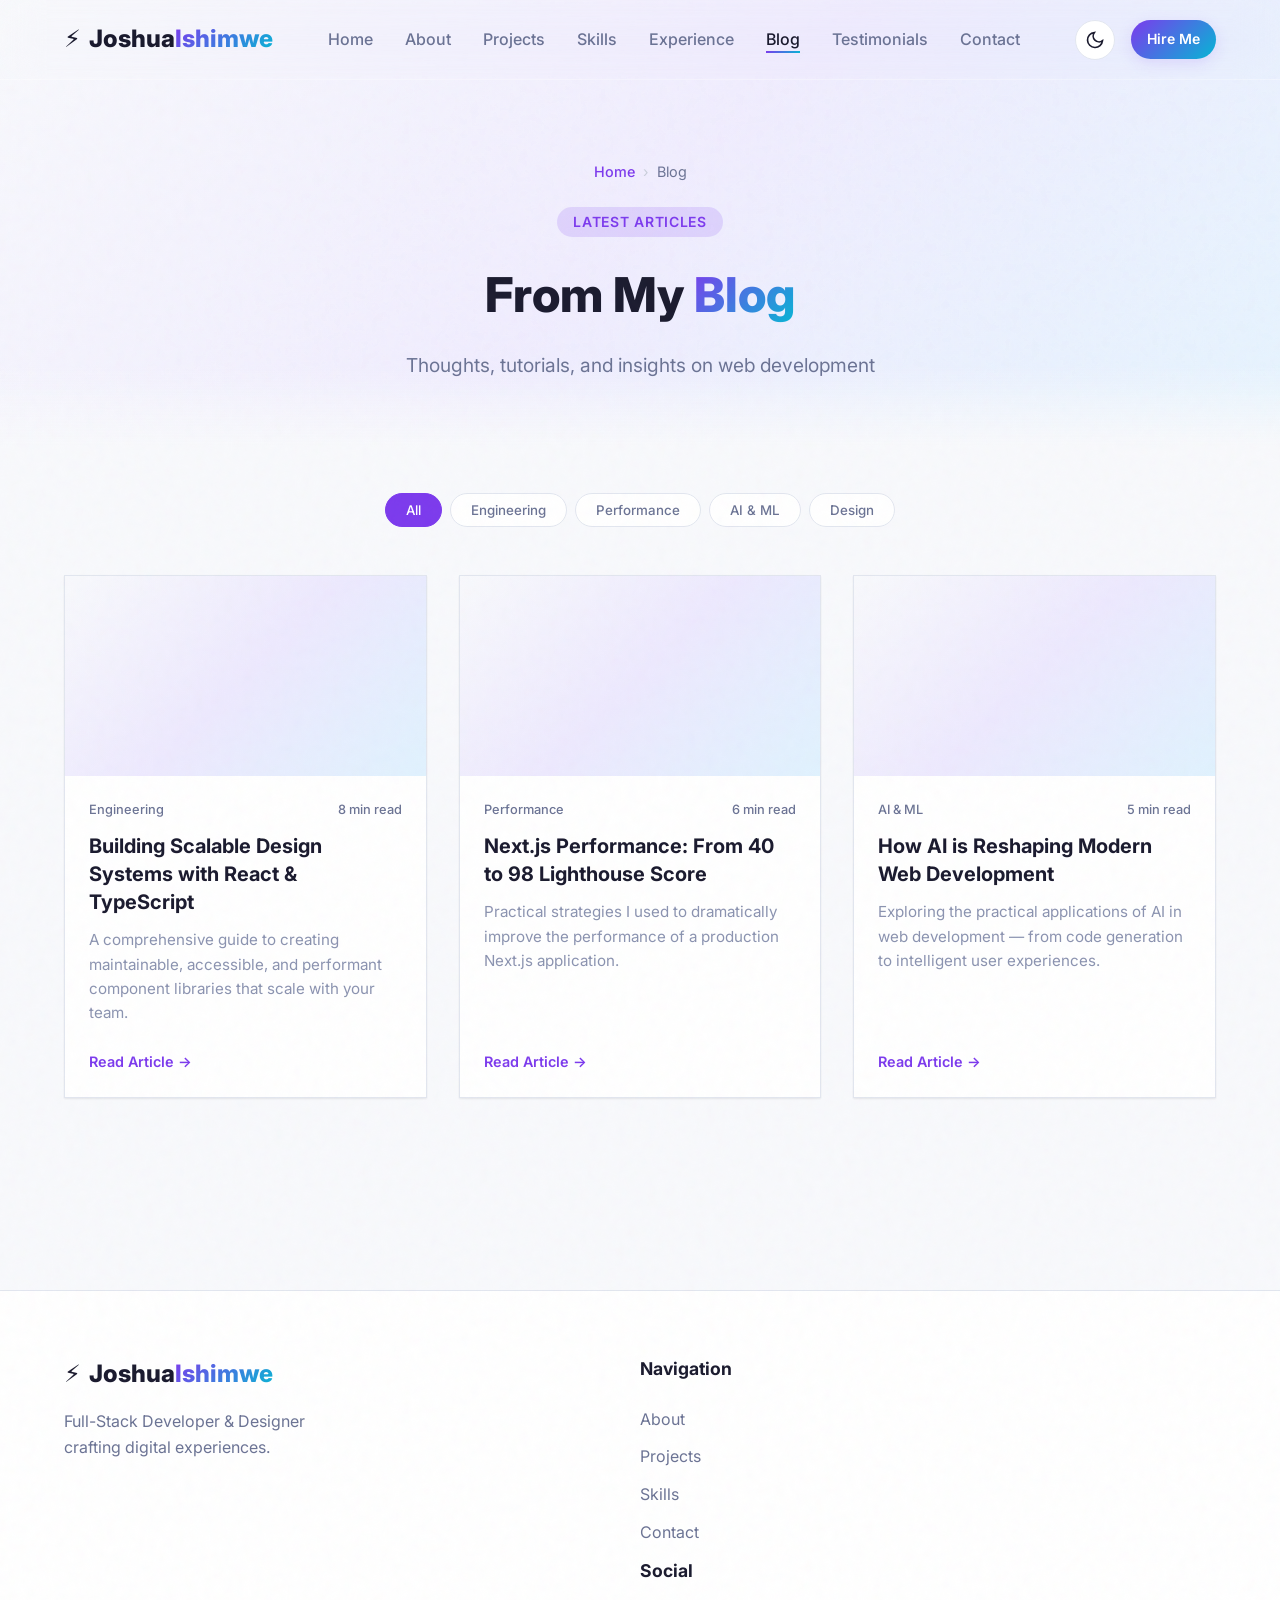
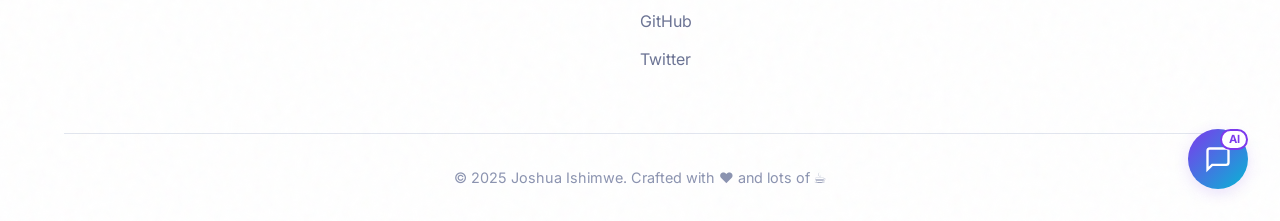
<file: portfolio/blog.html>
<!DOCTYPE html>
<html lang="en" data-theme="dark">

<head>
  <meta charset="UTF-8" />
  <meta name="viewport" content="width=device-width, initial-scale=1.0" />
  <title>Blog — Joshua Ishimwe</title>
  <meta name="description" content="Read Joshua Ishimwe's articles on web development, performance optimization, and AI." />
  <link rel="icon" type="image/svg+xml"
    href="data:image/svg+xml,<svg xmlns='http://www.w3.org/2000/svg' viewBox='0 0 100 100'><text y='.9em' font-size='90'>⚡</text></svg>" />
  <link rel="preconnect" href="https://fonts.googleapis.com" />
  <link rel="preconnect" href="https://fonts.gstatic.com" crossorigin />
  <link href="https://fonts.googleapis.com/css2?family=Inter:wght@300;400;500;600;700;800;900&family=JetBrains+Mono:wght@400;500;600&display=swap" rel="stylesheet" />
  <link rel="stylesheet" href="styles.css" />
</head>

<body class="noise-overlay">

  <!-- ==================== NAVBAR ==================== -->
  <nav class="navbar" id="navbar">
    <div class="navbar-container">
      <a href="index.html" class="navbar-logo">
        <span class="logo-icon">⚡</span>
        <span class="logo-text">Joshua<span class="gradient-text">Ishimwe</span></span>
      </a>
      <ul class="navbar-links" id="navLinks">
        <li><a href="index.html" class="nav-link" data-section="home">Home</a></li>
        <li><a href="about.html" class="nav-link" data-section="about">About</a></li>
        <li><a href="projects.html" class="nav-link" data-section="projects">Projects</a></li>
        <li><a href="skills.html" class="nav-link" data-section="skills">Skills</a></li>
        <li><a href="experience.html" class="nav-link" data-section="experience">Experience</a></li>
        <li><a href="blog.html" class="nav-link" data-section="blog">Blog</a></li>
        <li><a href="testimonials.html" class="nav-link" data-section="testimonials">Testimonials</a></li>
        <li><a href="contact.html" class="nav-link" data-section="contact">Contact</a></li>
      </ul>
      <div class="navbar-actions">
        <button class="theme-toggle" id="themeToggle" aria-label="Toggle theme">
          <svg class="icon-sun" width="20" height="20" viewBox="0 0 24 24" fill="none" stroke="currentColor" stroke-width="2">
            <circle cx="12" cy="12" r="5" />
            <path d="M12 1v2M12 21v2M4.22 4.22l1.42 1.42M18.36 18.36l1.42 1.42M1 12h2M21 12h2M4.22 19.78l1.42-1.42M18.36 5.64l1.42-1.42" />
          </svg>
          <svg class="icon-moon" width="20" height="20" viewBox="0 0 24 24" fill="none" stroke="currentColor" stroke-width="2">
            <path d="M21 12.79A9 9 0 1 1 11.21 3 7 7 0 0 0 21 12.79z" />
          </svg>
        </button>
        <a href="contact.html" class="btn btn-primary btn-sm navbar-cta">Hire Me</a>
        <button class="mobile-toggle" id="mobileToggle" aria-label="Toggle menu">
          <span></span><span></span><span></span>
        </button>
      </div>
    </div>
  </nav>

  <!-- ==================== PAGE HERO ==================== -->
  <div class="page-hero">
    <div class="container">
      <div class="page-breadcrumb">
        <a href="index.html">Home</a>
        <span class="breadcrumb-sep">›</span>
        <span>Blog</span>
      </div>
      <span class="section-tag">Latest Articles</span>
      <h1 class="section-title">From My <span class="gradient-text">Blog</span></h1>
      <p class="section-subtitle">Thoughts, tutorials, and insights on web development</p>
    </div>
  </div>

  <!-- ==================== BLOG CONTENT ==================== -->
  <section class="section page-section" id="blog">
    <div class="container">
      <div class="blog-filter-bar animate-on-scroll" id="blogFilters">
        <button class="filter-btn active" data-filter="all">All</button>
        <button class="filter-btn" data-filter="Engineering">Engineering</button>
        <button class="filter-btn" data-filter="Performance">Performance</button>
        <button class="filter-btn" data-filter="AI & ML">AI & ML</button>
        <button class="filter-btn" data-filter="Design">Design</button>
      </div>
      <div class="blog-grid" id="blogGrid">
        <!-- Blog cards injected by JS -->
      </div>
    </div>
  </section>

  <!-- ==================== BLOG POST MODAL ==================== -->
  <div class="modal-overlay" id="blogModal">
    <div class="modal-content modal-content-lg">
      <button class="modal-close" id="blogModalClose" aria-label="Close modal">
        <svg width="24" height="24" viewBox="0 0 24 24" fill="none" stroke="currentColor" stroke-width="2">
          <path d="M18 6L6 18M6 6l12 12" />
        </svg>
      </button>
      <div class="modal-body blog-content" id="blogModalBody">
        <!-- Blog post content injected by JS -->
      </div>
    </div>
  </div>

  <!-- ==================== FOOTER ==================== -->
  <footer class="footer">
    <div class="container">
      <div class="footer-content">
        <div class="footer-brand">
          <a href="index.html" class="navbar-logo">
            <span class="logo-icon">⚡</span>
            <span class="logo-text">Joshua<span class="gradient-text">Ishimwe</span></span>
          </a>
          <p>Full-Stack Developer & Designer crafting digital experiences.</p>
        </div>
        <div class="footer-links">
          <div class="footer-col">
            <h4>Navigation</h4>
            <a href="about.html">About</a>
            <a href="projects.html">Projects</a>
            <a href="skills.html">Skills</a>
            <a href="contact.html">Contact</a>
          </div>
          <div class="footer-col">
            <h4>Social</h4>
            <a href="https://github.com/josue-2250" target="_blank">GitHub</a>
            <a href="https://twitter.com/shimweJos52225" target="_blank">Twitter</a>
          </div>
        </div>
      </div>
      <div class="footer-bottom">
        <p>&copy; 2025 Joshua Ishimwe. Crafted with ❤️ and lots of ☕</p>
      </div>
    </div>
  </footer>

  <!-- ==================== AI CHAT WIDGET ==================== -->
  <div class="chat-widget" id="chatWidget">
    <button class="chat-toggle" id="chatToggle" aria-label="Open AI assistant">
      <svg class="chat-icon-open" width="28" height="28" viewBox="0 0 24 24" fill="none" stroke="currentColor" stroke-width="2">
        <path d="M21 15a2 2 0 0 1-2 2H7l-4 4V5a2 2 0 0 1 2-2h14a2 2 0 0 1 2 2z" />
      </svg>
      <svg class="chat-icon-close" width="28" height="28" viewBox="0 0 24 24" fill="none" stroke="currentColor" stroke-width="2" style="display:none">
        <path d="M18 6L6 18M6 6l12 12" />
      </svg>
      <span class="chat-badge">AI</span>
    </button>
    <div class="chat-panel" id="chatPanel">
      <div class="chat-header">
        <div class="chat-header-info">
          <div class="chat-avatar">🤖</div>
          <div>
            <h4>Portfolio Assistant</h4>
            <span class="chat-status">Online • Powered by AI</span>
          </div>
        </div>
        <button class="chat-header-close" id="chatClose" aria-label="Close chat">
          <svg width="18" height="18" viewBox="0 0 24 24" fill="none" stroke="currentColor" stroke-width="2">
            <path d="M18 6L6 18M6 6l12 12" />
          </svg>
        </button>
      </div>
      <div class="chat-messages" id="chatMessages">
        <div class="chat-message assistant">
          <div class="chat-bubble">👋 Hi! I'm Joshua's AI assistant. Ask me anything about his skills, projects, experience, or availability!</div>
        </div>
      </div>
      <div class="chat-suggestions" id="chatSuggestions">
        <button class="suggestion-chip" data-question="What are Joshua's main skills?">💡 Main Skills</button>
        <button class="suggestion-chip" data-question="Tell me about Joshua's projects">🚀 Projects</button>
        <button class="suggestion-chip" data-question="Is Joshua available for hire?">💼 Availability</button>
      </div>
      <form class="chat-input-form" id="chatForm">
        <input type="text" id="chatInput" placeholder="Ask me anything..." autocomplete="off" />
        <button type="submit" class="chat-send" aria-label="Send message">
          <svg width="20" height="20" viewBox="0 0 24 24" fill="none" stroke="currentColor" stroke-width="2">
            <path d="M22 2L11 13M22 2l-7 20-4-9-9-4 20-7z" />
          </svg>
        </button>
      </form>
    </div>
  </div>

  <script src="script.js"></script>
</body>

</html>
</file>
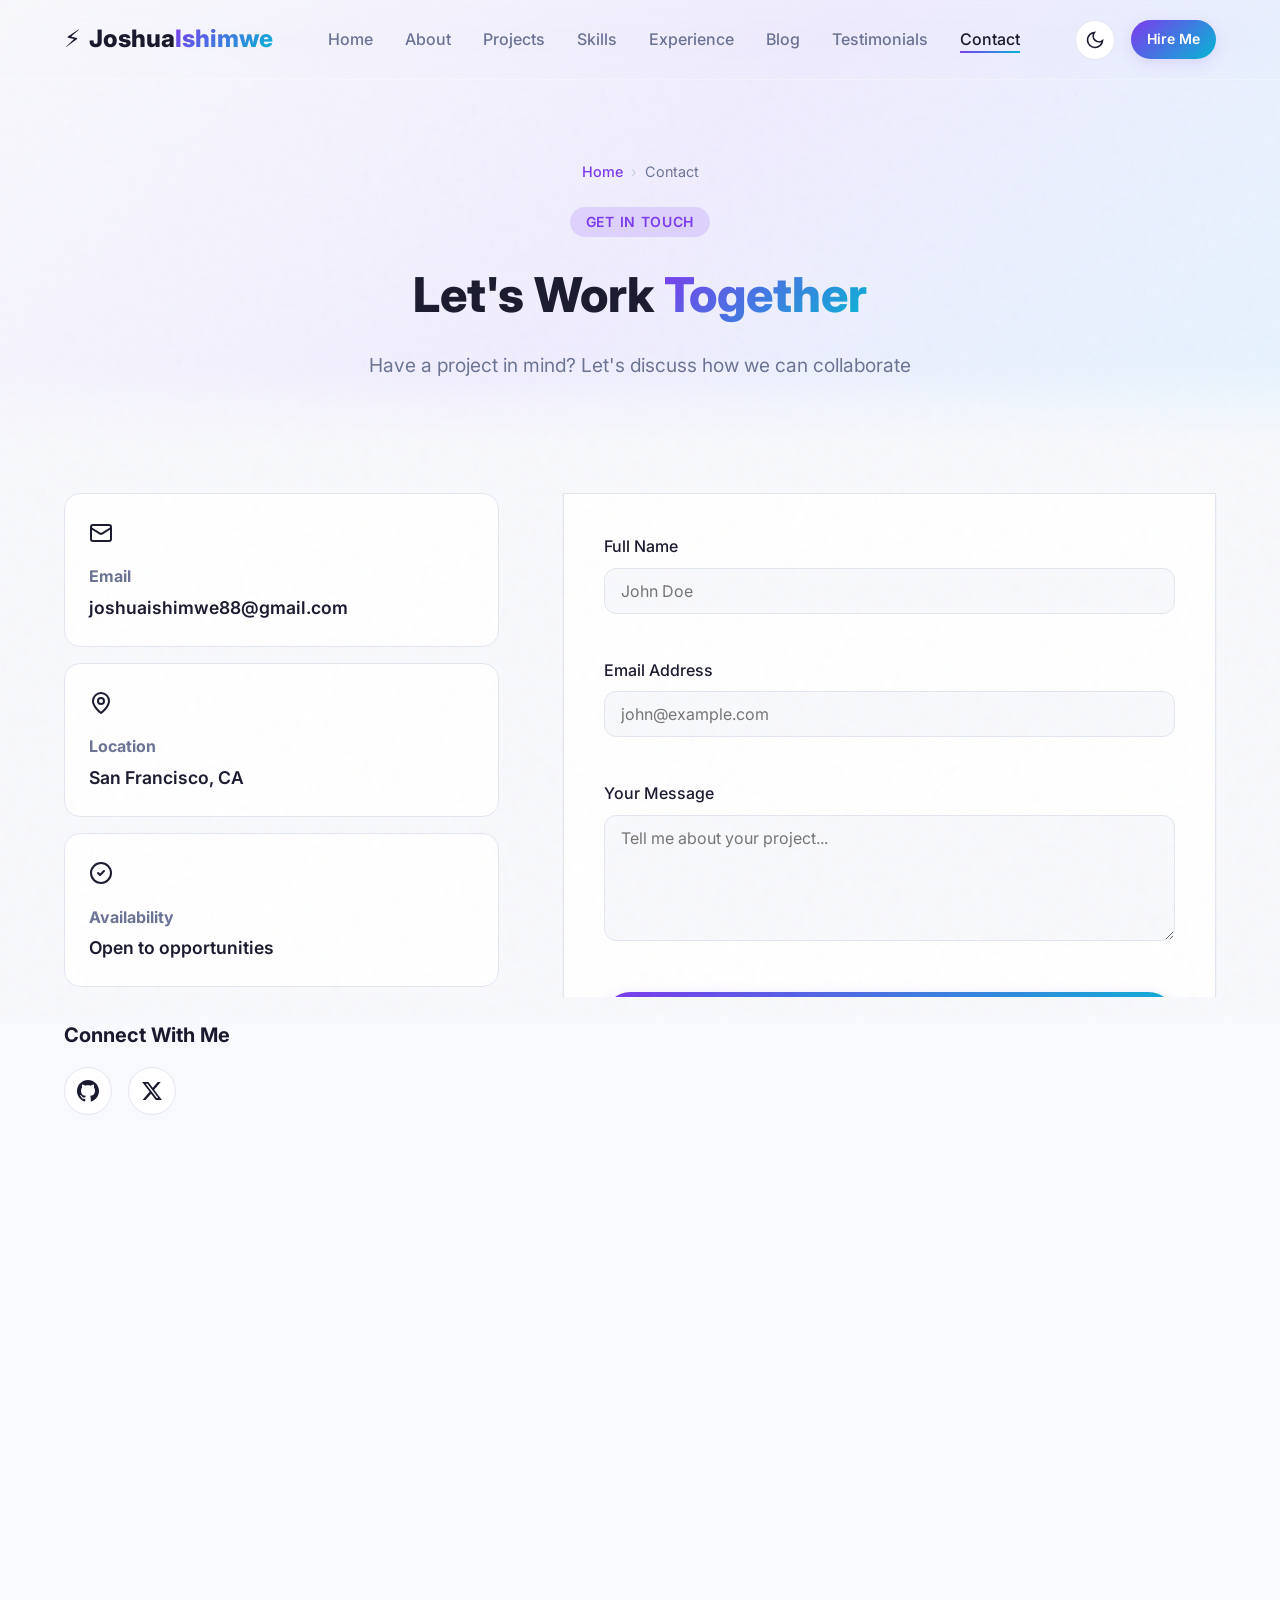
<file: portfolio/contact.html>
<!DOCTYPE html>
<html lang="en" data-theme="dark">

<head>
  <meta charset="UTF-8" />
  <meta name="viewport" content="width=device-width, initial-scale=1.0" />
  <title>Contact — Joshua Ishimwe</title>
  <meta name="description" content="Get in touch with Joshua Ishimwe — let's discuss your next project." />
  <link rel="icon" type="image/svg+xml"
    href="data:image/svg+xml,<svg xmlns='http://www.w3.org/2000/svg' viewBox='0 0 100 100'><text y='.9em' font-size='90'>⚡</text></svg>" />
  <link rel="preconnect" href="https://fonts.googleapis.com" />
  <link rel="preconnect" href="https://fonts.gstatic.com" crossorigin />
  <link href="https://fonts.googleapis.com/css2?family=Inter:wght@300;400;500;600;700;800;900&family=JetBrains+Mono:wght@400;500;600&display=swap" rel="stylesheet" />
  <link rel="stylesheet" href="styles.css" />
</head>

<body class="noise-overlay">

  <!-- ==================== NAVBAR ==================== -->
  <nav class="navbar" id="navbar">
    <div class="navbar-container">
      <a href="index.html" class="navbar-logo">
        <span class="logo-icon">⚡</span>
        <span class="logo-text">Joshua<span class="gradient-text">Ishimwe</span></span>
      </a>
      <ul class="navbar-links" id="navLinks">
        <li><a href="index.html" class="nav-link" data-section="home">Home</a></li>
        <li><a href="about.html" class="nav-link" data-section="about">About</a></li>
        <li><a href="projects.html" class="nav-link" data-section="projects">Projects</a></li>
        <li><a href="skills.html" class="nav-link" data-section="skills">Skills</a></li>
        <li><a href="experience.html" class="nav-link" data-section="experience">Experience</a></li>
        <li><a href="blog.html" class="nav-link" data-section="blog">Blog</a></li>
        <li><a href="testimonials.html" class="nav-link" data-section="testimonials">Testimonials</a></li>
        <li><a href="contact.html" class="nav-link" data-section="contact">Contact</a></li>
      </ul>
      <div class="navbar-actions">
        <button class="theme-toggle" id="themeToggle" aria-label="Toggle theme">
          <svg class="icon-sun" width="20" height="20" viewBox="0 0 24 24" fill="none" stroke="currentColor" stroke-width="2">
            <circle cx="12" cy="12" r="5" />
            <path d="M12 1v2M12 21v2M4.22 4.22l1.42 1.42M18.36 18.36l1.42 1.42M1 12h2M21 12h2M4.22 19.78l1.42-1.42M18.36 5.64l1.42-1.42" />
          </svg>
          <svg class="icon-moon" width="20" height="20" viewBox="0 0 24 24" fill="none" stroke="currentColor" stroke-width="2">
            <path d="M21 12.79A9 9 0 1 1 11.21 3 7 7 0 0 0 21 12.79z" />
          </svg>
        </button>
        <a href="contact.html" class="btn btn-primary btn-sm navbar-cta">Hire Me</a>
        <button class="mobile-toggle" id="mobileToggle" aria-label="Toggle menu">
          <span></span><span></span><span></span>
        </button>
      </div>
    </div>
  </nav>

  <!-- ==================== PAGE HERO ==================== -->
  <div class="page-hero">
    <div class="container">
      <div class="page-breadcrumb">
        <a href="index.html">Home</a>
        <span class="breadcrumb-sep">›</span>
        <span>Contact</span>
      </div>
      <span class="section-tag">Get In Touch</span>
      <h1 class="section-title">Let's Work <span class="gradient-text">Together</span></h1>
      <p class="section-subtitle">Have a project in mind? Let's discuss how we can collaborate</p>
    </div>
  </div>

  <!-- ==================== CONTACT CONTENT ==================== -->
  <section class="section page-section" id="contact">
    <div class="container">
      <div class="contact-grid">
        <div class="contact-info animate-on-scroll">
          <div class="contact-card">
            <div class="contact-icon"><svg width="24" height="24" viewBox="0 0 24 24" fill="none" stroke="currentColor" stroke-width="2" stroke-linecap="round" stroke-linejoin="round"><rect x="2" y="4" width="20" height="16" rx="2"/><path d="m22 7-8.97 5.7a1.94 1.94 0 0 1-2.06 0L2 7"/></svg></div>
            <h3>Email</h3>
            <a href="mailto:joshuaishimwe88@gmail.com">joshuaishimwe88@gmail.com</a>
          </div>
          <div class="contact-card">
            <div class="contact-icon"><svg width="24" height="24" viewBox="0 0 24 24" fill="none" stroke="currentColor" stroke-width="2" stroke-linecap="round" stroke-linejoin="round"><path d="M20 10c0 6-8 12-8 12s-8-6-8-12a8 8 0 0 1 16 0Z"/><circle cx="12" cy="10" r="3"/></svg></div>
            <h3>Location</h3>
            <p>San Francisco, CA</p>
          </div>
          <div class="contact-card">
            <div class="contact-icon"><svg width="24" height="24" viewBox="0 0 24 24" fill="none" stroke="currentColor" stroke-width="2" stroke-linecap="round" stroke-linejoin="round"><circle cx="12" cy="12" r="10"/><path d="m9 12 2 2 4-4"/></svg></div>
            <h3>Availability</h3>
            <p>Open to opportunities</p>
          </div>
          <div class="social-links-group">
            <h3>Connect With Me</h3>
            <div class="social-links">
              <a href="https://github.com/josue-2250" target="_blank" rel="noopener" class="social-link" aria-label="GitHub">
                <svg width="22" height="22" viewBox="0 0 24 24" fill="currentColor">
                  <path d="M12 0c-6.626 0-12 5.373-12 12 0 5.302 3.438 9.8 8.207 11.387.599.111.793-.261.793-.577v-2.234c-3.338.726-4.033-1.416-4.033-1.416-.546-1.387-1.333-1.756-1.333-1.756-1.089-.745.083-.729.083-.729 1.205.084 1.839 1.237 1.839 1.237 1.07 1.834 2.807 1.304 3.492.997.107-.775.418-1.305.762-1.604-2.665-.305-5.467-1.334-5.467-5.931 0-1.311.469-2.381 1.236-3.221-.124-.303-.535-1.524.117-3.176 0 0 1.008-.322 3.301 1.23.957-.266 1.983-.399 3.003-.404 1.02.005 2.047.138 3.006.404 2.291-1.552 3.297-1.23 3.297-1.23.653 1.653.242 2.874.118 3.176.77.84 1.235 1.911 1.235 3.221 0 4.609-2.807 5.624-5.479 5.921.43.372.823 1.102.823 2.222v3.293c0 .319.192.694.801.576 4.765-1.589 8.199-6.086 8.199-11.386 0-6.627-5.373-12-12-12z" />
                </svg>
              </a>
              <a href="https://twitter.com/shimweJos52225" target="_blank" rel="noopener" class="social-link" aria-label="Twitter">
                <svg width="22" height="22" viewBox="0 0 24 24" fill="currentColor">
                  <path d="M18.244 2.25h3.308l-7.227 8.26 8.502 11.24H16.17l-5.214-6.817L4.99 21.75H1.68l7.73-8.835L1.254 2.25H8.08l4.713 6.231zm-1.161 17.52h1.833L7.084 4.126H5.117z" />
                </svg>
              </a>
            </div>
          </div>
        </div>
        <form class="contact-form animate-on-scroll" id="contactForm">
          <div class="form-group">
            <label for="contactName">Full Name</label>
            <input type="text" id="contactName" name="name" placeholder="John Doe" required />
            <span class="form-error" id="nameError"></span>
          </div>
          <div class="form-group">
            <label for="contactEmail">Email Address</label>
            <input type="email" id="contactEmail" name="email" placeholder="john@example.com" required />
            <span class="form-error" id="emailError"></span>
          </div>
          <div class="form-group">
            <label for="contactMessage">Your Message</label>
            <textarea id="contactMessage" name="message" rows="5" placeholder="Tell me about your project..." required></textarea>
            <span class="form-error" id="messageError"></span>
          </div>
          <button type="submit" class="btn btn-primary btn-lg btn-full" id="submitBtn">
            <span class="btn-text">Send Message</span>
            <span class="btn-loading" style="display:none;">
              <svg class="spinner" width="20" height="20" viewBox="0 0 24 24">
                <circle cx="12" cy="12" r="10" stroke="currentColor" stroke-width="3" fill="none"
                  stroke-dasharray="31.4 31.4" stroke-linecap="round">
                  <animateTransform attributeName="transform" type="rotate" values="0 12 12;360 12 12" dur="1s"
                    repeatCount="indefinite" />
                </circle>
              </svg>
              Sending...
            </span>
            <span class="btn-success" style="display:none;">✓ Message Sent!</span>
          </button>
        </form>
      </div>
    </div>
  </section>

  <!-- ==================== FOOTER ==================== -->
  <footer class="footer">
    <div class="container">
      <div class="footer-content">
        <div class="footer-brand">
          <a href="index.html" class="navbar-logo">
            <span class="logo-icon">⚡</span>
            <span class="logo-text">Joshua<span class="gradient-text">Ishimwe</span></span>
          </a>
          <p>Full-Stack Developer & Designer crafting digital experiences.</p>
        </div>
        <div class="footer-links">
          <div class="footer-col">
            <h4>Navigation</h4>
            <a href="about.html">About</a>
            <a href="projects.html">Projects</a>
            <a href="skills.html">Skills</a>
            <a href="contact.html">Contact</a>
          </div>
          <div class="footer-col">
            <h4>Social</h4>
            <a href="https://github.com/josue-2250" target="_blank">GitHub</a>
            <a href="https://twitter.com/shimweJos52225" target="_blank">Twitter</a>
          </div>
        </div>
      </div>
      <div class="footer-bottom">
        <p>&copy; 2025 Joshua Ishimwe. Crafted with ❤️ and lots of ☕</p>
      </div>
    </div>
  </footer>

  <!-- ==================== AI CHAT WIDGET ==================== -->
  <div class="chat-widget" id="chatWidget">
    <button class="chat-toggle" id="chatToggle" aria-label="Open AI assistant">
      <svg class="chat-icon-open" width="28" height="28" viewBox="0 0 24 24" fill="none" stroke="currentColor" stroke-width="2">
        <path d="M21 15a2 2 0 0 1-2 2H7l-4 4V5a2 2 0 0 1 2-2h14a2 2 0 0 1 2 2z" />
      </svg>
      <svg class="chat-icon-close" width="28" height="28" viewBox="0 0 24 24" fill="none" stroke="currentColor" stroke-width="2" style="display:none">
        <path d="M18 6L6 18M6 6l12 12" />
      </svg>
      <span class="chat-badge">AI</span>
    </button>
    <div class="chat-panel" id="chatPanel">
      <div class="chat-header">
        <div class="chat-header-info">
          <div class="chat-avatar">🤖</div>
          <div>
            <h4>Portfolio Assistant</h4>
            <span class="chat-status">Online • Powered by AI</span>
          </div>
        </div>
        <button class="chat-header-close" id="chatClose" aria-label="Close chat">
          <svg width="18" height="18" viewBox="0 0 24 24" fill="none" stroke="currentColor" stroke-width="2">
            <path d="M18 6L6 18M6 6l12 12" />
          </svg>
        </button>
      </div>
      <div class="chat-messages" id="chatMessages">
        <div class="chat-message assistant">
          <div class="chat-bubble">👋 Hi! I'm Joshua's AI assistant. Ask me anything about his skills, projects, experience, or availability!</div>
        </div>
      </div>
      <div class="chat-suggestions" id="chatSuggestions">
        <button class="suggestion-chip" data-question="What are Joshua's main skills?">💡 Main Skills</button>
        <button class="suggestion-chip" data-question="Tell me about Joshua's projects">🚀 Projects</button>
        <button class="suggestion-chip" data-question="Is Joshua available for hire?">💼 Availability</button>
      </div>
      <form class="chat-input-form" id="chatForm">
        <input type="text" id="chatInput" placeholder="Ask me anything..." autocomplete="off" />
        <button type="submit" class="chat-send" aria-label="Send message">
          <svg width="20" height="20" viewBox="0 0 24 24" fill="none" stroke="currentColor" stroke-width="2">
            <path d="M22 2L11 13M22 2l-7 20-4-9-9-4 20-7z" />
          </svg>
        </button>
      </form>
    </div>
  </div>

  <script src="script.js"></script>
</body>

</html>
</file>
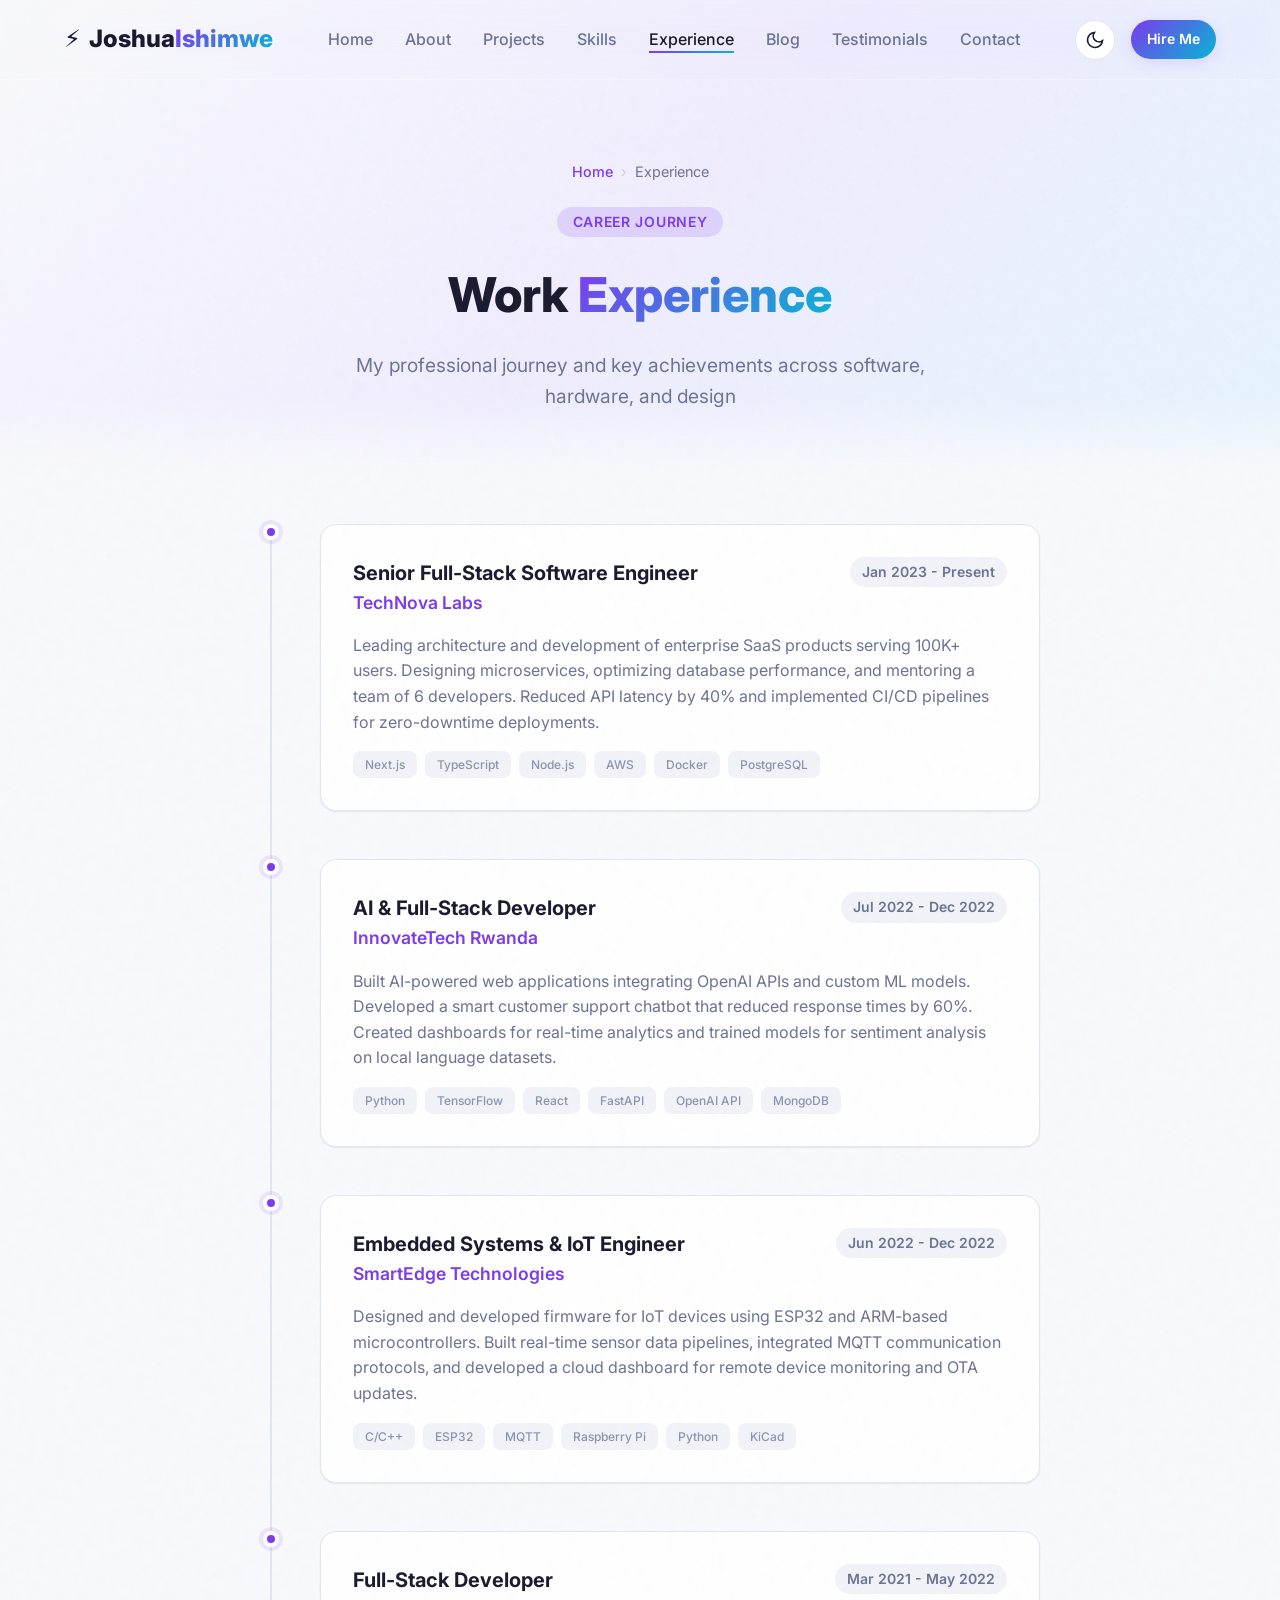
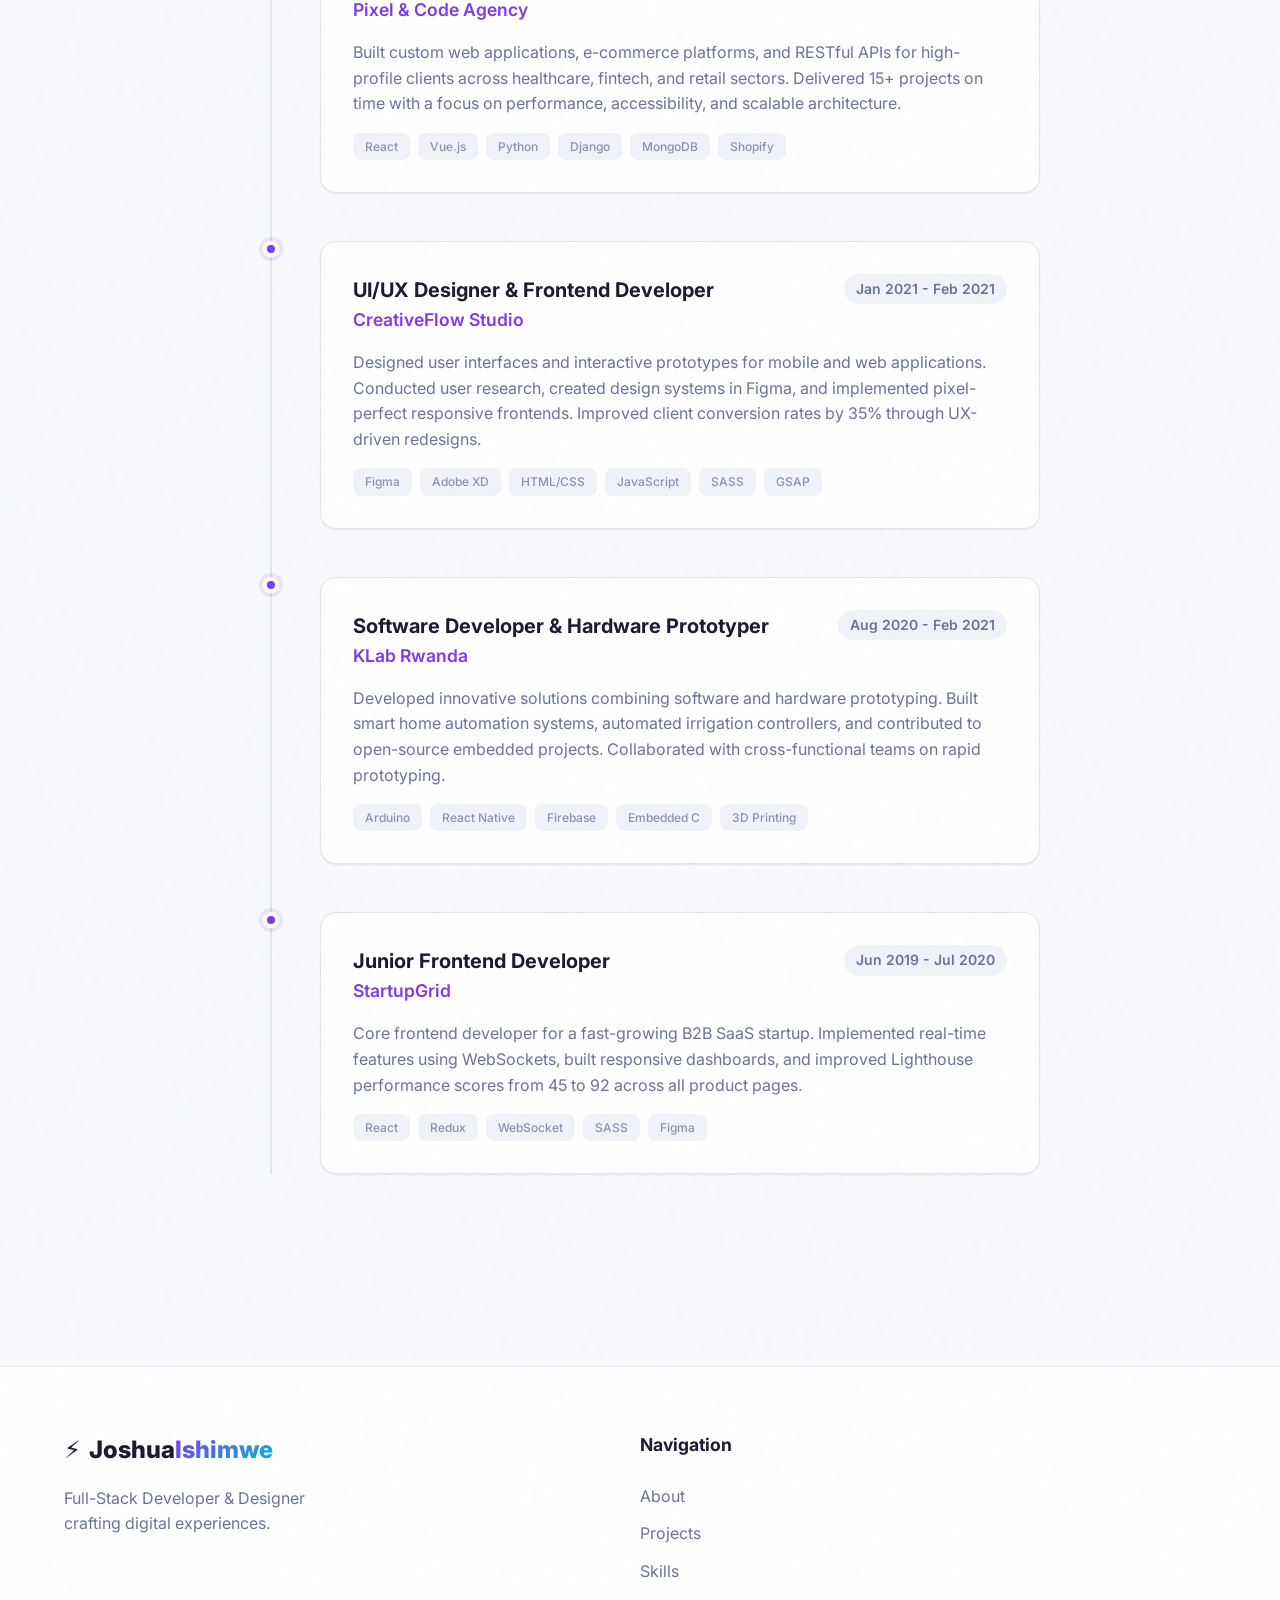
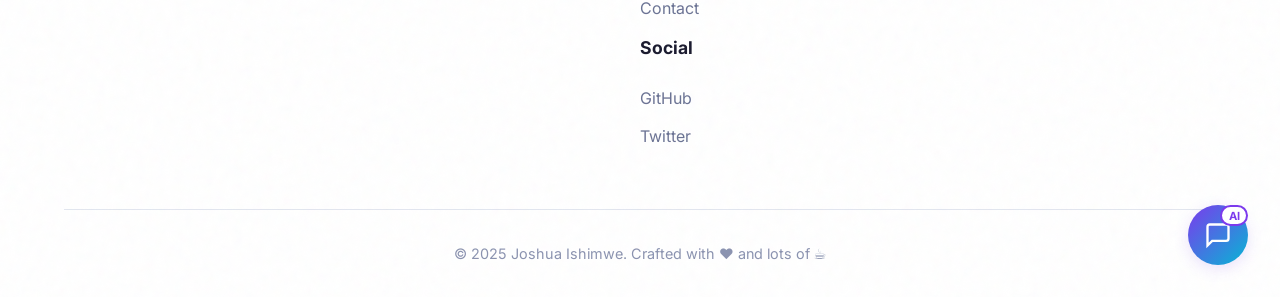
<file: portfolio/experience.html>
<!DOCTYPE html>
<html lang="en" data-theme="dark">

<head>
  <meta charset="UTF-8" />
  <meta name="viewport" content="width=device-width, initial-scale=1.0" />
  <title>Experience — Joshua Ishimwe</title>
  <meta name="description" content="Joshua Ishimwe's professional journey — from junior developer to senior full-stack engineer." />
  <link rel="icon" type="image/svg+xml"
    href="data:image/svg+xml,<svg xmlns='http://www.w3.org/2000/svg' viewBox='0 0 100 100'><text y='.9em' font-size='90'>⚡</text></svg>" />
  <link rel="preconnect" href="https://fonts.googleapis.com" />
  <link rel="preconnect" href="https://fonts.gstatic.com" crossorigin />
  <link href="https://fonts.googleapis.com/css2?family=Inter:wght@300;400;500;600;700;800;900&family=JetBrains+Mono:wght@400;500;600&display=swap" rel="stylesheet" />
  <link rel="stylesheet" href="styles.css" />
</head>

<body class="noise-overlay">

  <!-- ==================== NAVBAR ==================== -->
  <nav class="navbar" id="navbar">
    <div class="navbar-container">
      <a href="index.html" class="navbar-logo">
        <span class="logo-icon">⚡</span>
        <span class="logo-text">Joshua<span class="gradient-text">Ishimwe</span></span>
      </a>
      <ul class="navbar-links" id="navLinks">
        <li><a href="index.html" class="nav-link" data-section="home">Home</a></li>
        <li><a href="about.html" class="nav-link" data-section="about">About</a></li>
        <li><a href="projects.html" class="nav-link" data-section="projects">Projects</a></li>
        <li><a href="skills.html" class="nav-link" data-section="skills">Skills</a></li>
        <li><a href="experience.html" class="nav-link" data-section="experience">Experience</a></li>
        <li><a href="blog.html" class="nav-link" data-section="blog">Blog</a></li>
        <li><a href="testimonials.html" class="nav-link" data-section="testimonials">Testimonials</a></li>
        <li><a href="contact.html" class="nav-link" data-section="contact">Contact</a></li>
      </ul>
      <div class="navbar-actions">
        <button class="theme-toggle" id="themeToggle" aria-label="Toggle theme">
          <svg class="icon-sun" width="20" height="20" viewBox="0 0 24 24" fill="none" stroke="currentColor" stroke-width="2">
            <circle cx="12" cy="12" r="5" />
            <path d="M12 1v2M12 21v2M4.22 4.22l1.42 1.42M18.36 18.36l1.42 1.42M1 12h2M21 12h2M4.22 19.78l1.42-1.42M18.36 5.64l1.42-1.42" />
          </svg>
          <svg class="icon-moon" width="20" height="20" viewBox="0 0 24 24" fill="none" stroke="currentColor" stroke-width="2">
            <path d="M21 12.79A9 9 0 1 1 11.21 3 7 7 0 0 0 21 12.79z" />
          </svg>
        </button>
        <a href="contact.html" class="btn btn-primary btn-sm navbar-cta">Hire Me</a>
        <button class="mobile-toggle" id="mobileToggle" aria-label="Toggle menu">
          <span></span><span></span><span></span>
        </button>
      </div>
    </div>
  </nav>

  <!-- ==================== PAGE HERO ==================== -->
  <div class="page-hero">
    <div class="container">
      <div class="page-breadcrumb">
        <a href="index.html">Home</a>
        <span class="breadcrumb-sep">›</span>
        <span>Experience</span>
      </div>
      <span class="section-tag">Career Journey</span>
      <h1 class="section-title">Work <span class="gradient-text">Experience</span></h1>
      <p class="section-subtitle">My professional journey and key achievements across software, hardware, and design</p>
    </div>
  </div>

  <!-- ==================== EXPERIENCE CONTENT ==================== -->
  <section class="section page-section" id="experience">
    <div class="container">
      <div class="timeline" id="timeline">
        <!-- Timeline injected by JS -->
      </div>
    </div>
  </section>

  <!-- ==================== FOOTER ==================== -->
  <footer class="footer">
    <div class="container">
      <div class="footer-content">
        <div class="footer-brand">
          <a href="index.html" class="navbar-logo">
            <span class="logo-icon">⚡</span>
            <span class="logo-text">Joshua<span class="gradient-text">Ishimwe</span></span>
          </a>
          <p>Full-Stack Developer & Designer crafting digital experiences.</p>
        </div>
        <div class="footer-links">
          <div class="footer-col">
            <h4>Navigation</h4>
            <a href="about.html">About</a>
            <a href="projects.html">Projects</a>
            <a href="skills.html">Skills</a>
            <a href="contact.html">Contact</a>
          </div>
          <div class="footer-col">
            <h4>Social</h4>
            <a href="https://github.com/josue-2250" target="_blank">GitHub</a>
            <a href="https://twitter.com/shimweJos52225" target="_blank">Twitter</a>
          </div>
        </div>
      </div>
      <div class="footer-bottom">
        <p>&copy; 2025 Joshua Ishimwe. Crafted with ❤️ and lots of ☕</p>
      </div>
    </div>
  </footer>

  <!-- ==================== AI CHAT WIDGET ==================== -->
  <div class="chat-widget" id="chatWidget">
    <button class="chat-toggle" id="chatToggle" aria-label="Open AI assistant">
      <svg class="chat-icon-open" width="28" height="28" viewBox="0 0 24 24" fill="none" stroke="currentColor" stroke-width="2">
        <path d="M21 15a2 2 0 0 1-2 2H7l-4 4V5a2 2 0 0 1 2-2h14a2 2 0 0 1 2 2z" />
      </svg>
      <svg class="chat-icon-close" width="28" height="28" viewBox="0 0 24 24" fill="none" stroke="currentColor" stroke-width="2" style="display:none">
        <path d="M18 6L6 18M6 6l12 12" />
      </svg>
      <span class="chat-badge">AI</span>
    </button>
    <div class="chat-panel" id="chatPanel">
      <div class="chat-header">
        <div class="chat-header-info">
          <div class="chat-avatar">🤖</div>
          <div>
            <h4>Portfolio Assistant</h4>
            <span class="chat-status">Online • Powered by AI</span>
          </div>
        </div>
        <button class="chat-header-close" id="chatClose" aria-label="Close chat">
          <svg width="18" height="18" viewBox="0 0 24 24" fill="none" stroke="currentColor" stroke-width="2">
            <path d="M18 6L6 18M6 6l12 12" />
          </svg>
        </button>
      </div>
      <div class="chat-messages" id="chatMessages">
        <div class="chat-message assistant">
          <div class="chat-bubble">👋 Hi! I'm Joshua's AI assistant. Ask me anything about his skills, projects, experience, or availability!</div>
        </div>
      </div>
      <div class="chat-suggestions" id="chatSuggestions">
        <button class="suggestion-chip" data-question="What are Joshua's main skills?">💡 Main Skills</button>
        <button class="suggestion-chip" data-question="Tell me about Joshua's projects">🚀 Projects</button>
        <button class="suggestion-chip" data-question="Is Joshua available for hire?">💼 Availability</button>
      </div>
      <form class="chat-input-form" id="chatForm">
        <input type="text" id="chatInput" placeholder="Ask me anything..." autocomplete="off" />
        <button type="submit" class="chat-send" aria-label="Send message">
          <svg width="20" height="20" viewBox="0 0 24 24" fill="none" stroke="currentColor" stroke-width="2">
            <path d="M22 2L11 13M22 2l-7 20-4-9-9-4 20-7z" />
          </svg>
        </button>
      </form>
    </div>
  </div>

  <script src="script.js"></script>
</body>

</html>
</file>
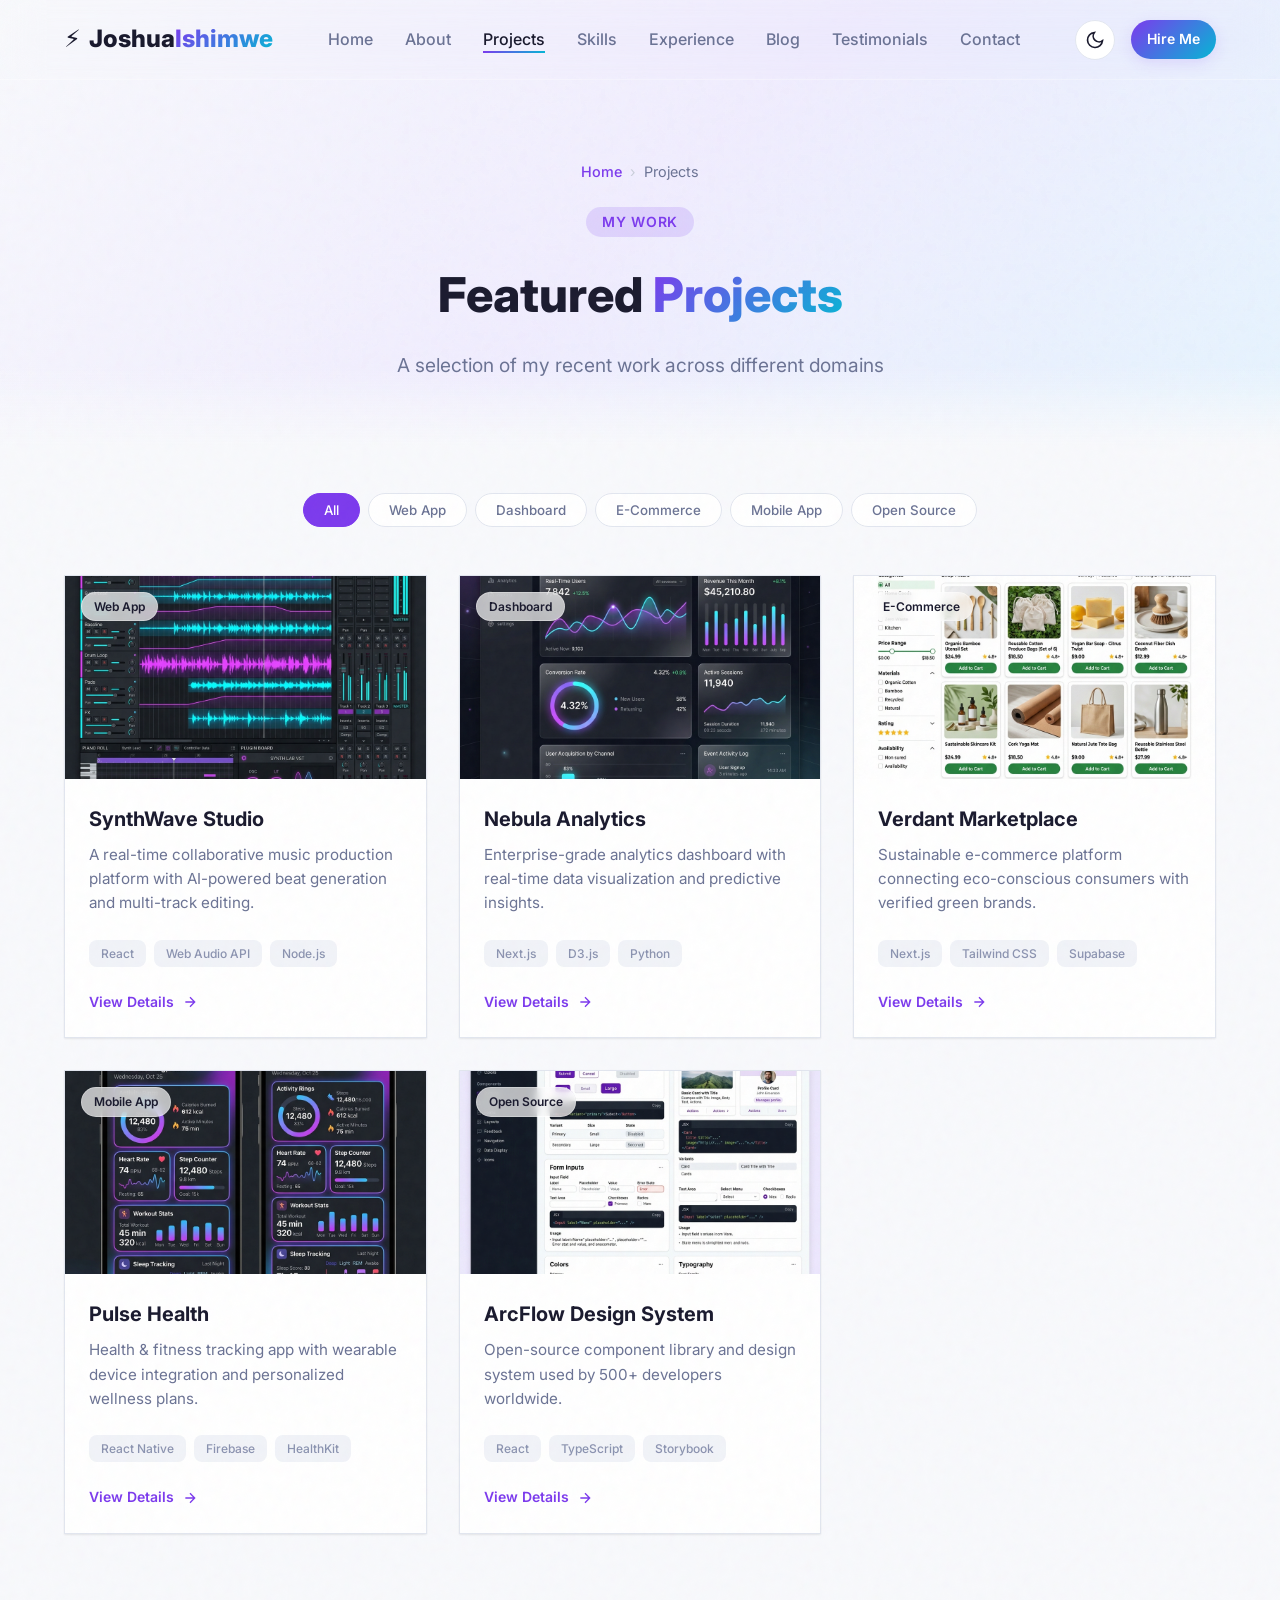
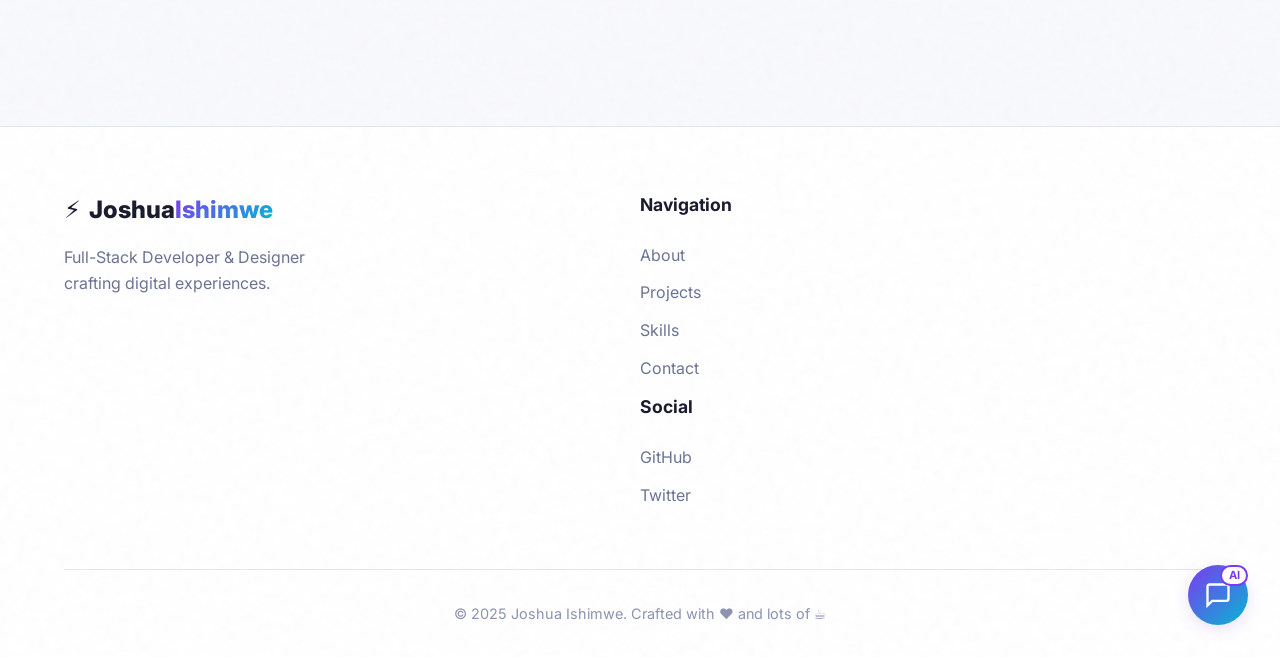
<file: portfolio/projects.html>
<!DOCTYPE html>
<html lang="en" data-theme="dark">

<head>
  <meta charset="UTF-8" />
  <meta name="viewport" content="width=device-width, initial-scale=1.0" />
  <title>Projects — Joshua Ishimwe</title>
  <meta name="description" content="Explore Joshua Ishimwe's portfolio of projects across web apps, dashboards, e-commerce, and more." />
  <link rel="icon" type="image/svg+xml"
    href="data:image/svg+xml,<svg xmlns='http://www.w3.org/2000/svg' viewBox='0 0 100 100'><text y='.9em' font-size='90'>⚡</text></svg>" />
  <link rel="preconnect" href="https://fonts.googleapis.com" />
  <link rel="preconnect" href="https://fonts.gstatic.com" crossorigin />
  <link href="https://fonts.googleapis.com/css2?family=Inter:wght@300;400;500;600;700;800;900&family=JetBrains+Mono:wght@400;500;600&display=swap" rel="stylesheet" />
  <link rel="stylesheet" href="styles.css" />
</head>

<body class="noise-overlay">

  <!-- ==================== NAVBAR ==================== -->
  <nav class="navbar" id="navbar">
    <div class="navbar-container">
      <a href="index.html" class="navbar-logo">
        <span class="logo-icon">⚡</span>
        <span class="logo-text">Joshua<span class="gradient-text">Ishimwe</span></span>
      </a>
      <ul class="navbar-links" id="navLinks">
        <li><a href="index.html" class="nav-link" data-section="home">Home</a></li>
        <li><a href="about.html" class="nav-link" data-section="about">About</a></li>
        <li><a href="projects.html" class="nav-link" data-section="projects">Projects</a></li>
        <li><a href="skills.html" class="nav-link" data-section="skills">Skills</a></li>
        <li><a href="experience.html" class="nav-link" data-section="experience">Experience</a></li>
        <li><a href="blog.html" class="nav-link" data-section="blog">Blog</a></li>
        <li><a href="testimonials.html" class="nav-link" data-section="testimonials">Testimonials</a></li>
        <li><a href="contact.html" class="nav-link" data-section="contact">Contact</a></li>
      </ul>
      <div class="navbar-actions">
        <button class="theme-toggle" id="themeToggle" aria-label="Toggle theme">
          <svg class="icon-sun" width="20" height="20" viewBox="0 0 24 24" fill="none" stroke="currentColor" stroke-width="2">
            <circle cx="12" cy="12" r="5" />
            <path d="M12 1v2M12 21v2M4.22 4.22l1.42 1.42M18.36 18.36l1.42 1.42M1 12h2M21 12h2M4.22 19.78l1.42-1.42M18.36 5.64l1.42-1.42" />
          </svg>
          <svg class="icon-moon" width="20" height="20" viewBox="0 0 24 24" fill="none" stroke="currentColor" stroke-width="2">
            <path d="M21 12.79A9 9 0 1 1 11.21 3 7 7 0 0 0 21 12.79z" />
          </svg>
        </button>
        <a href="contact.html" class="btn btn-primary btn-sm navbar-cta">Hire Me</a>
        <button class="mobile-toggle" id="mobileToggle" aria-label="Toggle menu">
          <span></span><span></span><span></span>
        </button>
      </div>
    </div>
  </nav>

  <!-- ==================== PAGE HERO ==================== -->
  <div class="page-hero">
    <div class="container">
      <div class="page-breadcrumb">
        <a href="index.html">Home</a>
        <span class="breadcrumb-sep">›</span>
        <span>Projects</span>
      </div>
      <span class="section-tag">My Work</span>
      <h1 class="section-title">Featured <span class="gradient-text">Projects</span></h1>
      <p class="section-subtitle">A selection of my recent work across different domains</p>
    </div>
  </div>

  <!-- ==================== PROJECTS CONTENT ==================== -->
  <section class="section page-section" id="projects">
    <div class="container">
      <div class="filter-bar animate-on-scroll" id="projectFilters">
        <button class="filter-btn active" data-filter="all">All</button>
        <button class="filter-btn" data-filter="Web App">Web App</button>
        <button class="filter-btn" data-filter="Dashboard">Dashboard</button>
        <button class="filter-btn" data-filter="E-Commerce">E-Commerce</button>
        <button class="filter-btn" data-filter="Mobile App">Mobile App</button>
        <button class="filter-btn" data-filter="Open Source">Open Source</button>
      </div>
      <div class="projects-grid" id="projectsGrid">
        <!-- Projects injected by JS -->
      </div>
    </div>
  </section>

  <!-- ==================== PROJECT MODAL ==================== -->
  <div class="modal-overlay" id="projectModal">
    <div class="modal-content">
      <button class="modal-close" id="modalClose" aria-label="Close modal">
        <svg width="24" height="24" viewBox="0 0 24 24" fill="none" stroke="currentColor" stroke-width="2">
          <path d="M18 6L6 18M6 6l12 12" />
        </svg>
      </button>
      <div class="modal-body" id="modalBody">
        <!-- Modal content injected by JS -->
      </div>
    </div>
  </div>

  <!-- ==================== FOOTER ==================== -->
  <footer class="footer">
    <div class="container">
      <div class="footer-content">
        <div class="footer-brand">
          <a href="index.html" class="navbar-logo">
            <span class="logo-icon">⚡</span>
            <span class="logo-text">Joshua<span class="gradient-text">Ishimwe</span></span>
          </a>
          <p>Full-Stack Developer & Designer crafting digital experiences.</p>
        </div>
        <div class="footer-links">
          <div class="footer-col">
            <h4>Navigation</h4>
            <a href="about.html">About</a>
            <a href="projects.html">Projects</a>
            <a href="skills.html">Skills</a>
            <a href="contact.html">Contact</a>
          </div>
          <div class="footer-col">
            <h4>Social</h4>
            <a href="https://github.com/josue-2250" target="_blank">GitHub</a>
            <a href="https://twitter.com/shimweJos52225" target="_blank">Twitter</a>
          </div>
        </div>
      </div>
      <div class="footer-bottom">
        <p>&copy; 2025 Joshua Ishimwe. Crafted with ❤️ and lots of ☕</p>
      </div>
    </div>
  </footer>

  <!-- ==================== AI CHAT WIDGET ==================== -->
  <div class="chat-widget" id="chatWidget">
    <button class="chat-toggle" id="chatToggle" aria-label="Open AI assistant">
      <svg class="chat-icon-open" width="28" height="28" viewBox="0 0 24 24" fill="none" stroke="currentColor" stroke-width="2">
        <path d="M21 15a2 2 0 0 1-2 2H7l-4 4V5a2 2 0 0 1 2-2h14a2 2 0 0 1 2 2z" />
      </svg>
      <svg class="chat-icon-close" width="28" height="28" viewBox="0 0 24 24" fill="none" stroke="currentColor" stroke-width="2" style="display:none">
        <path d="M18 6L6 18M6 6l12 12" />
      </svg>
      <span class="chat-badge">AI</span>
    </button>
    <div class="chat-panel" id="chatPanel">
      <div class="chat-header">
        <div class="chat-header-info">
          <div class="chat-avatar">🤖</div>
          <div>
            <h4>Portfolio Assistant</h4>
            <span class="chat-status">Online • Powered by AI</span>
          </div>
        </div>
        <button class="chat-header-close" id="chatClose" aria-label="Close chat">
          <svg width="18" height="18" viewBox="0 0 24 24" fill="none" stroke="currentColor" stroke-width="2">
            <path d="M18 6L6 18M6 6l12 12" />
          </svg>
        </button>
      </div>
      <div class="chat-messages" id="chatMessages">
        <div class="chat-message assistant">
          <div class="chat-bubble">👋 Hi! I'm Joshua's AI assistant. Ask me anything about his skills, projects, experience, or availability!</div>
        </div>
      </div>
      <div class="chat-suggestions" id="chatSuggestions">
        <button class="suggestion-chip" data-question="What are Joshua's main skills?">💡 Main Skills</button>
        <button class="suggestion-chip" data-question="Tell me about Joshua's projects">🚀 Projects</button>
        <button class="suggestion-chip" data-question="Is Joshua available for hire?">💼 Availability</button>
      </div>
      <form class="chat-input-form" id="chatForm">
        <input type="text" id="chatInput" placeholder="Ask me anything..." autocomplete="off" />
        <button type="submit" class="chat-send" aria-label="Send message">
          <svg width="20" height="20" viewBox="0 0 24 24" fill="none" stroke="currentColor" stroke-width="2">
            <path d="M22 2L11 13M22 2l-7 20-4-9-9-4 20-7z" />
          </svg>
        </button>
      </form>
    </div>
  </div>

  <script src="script.js"></script>
</body>

</html>
</file>
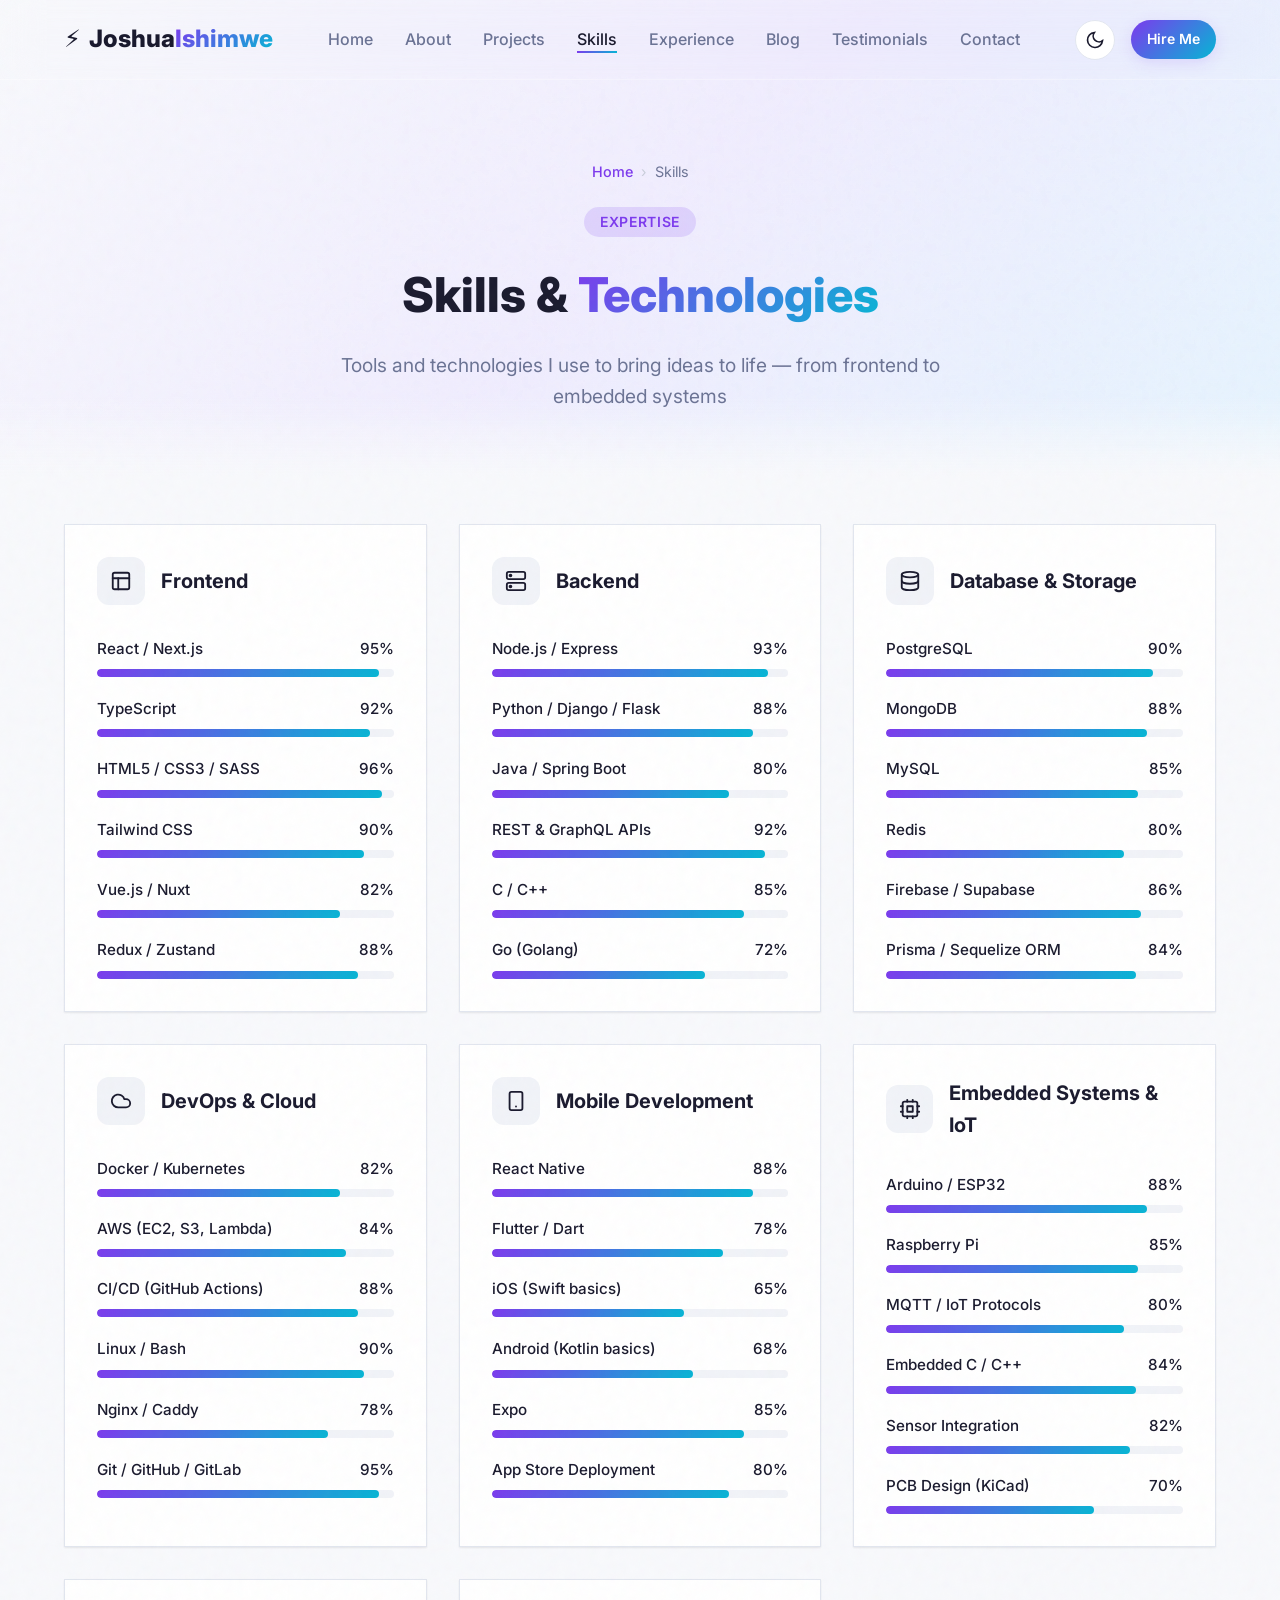
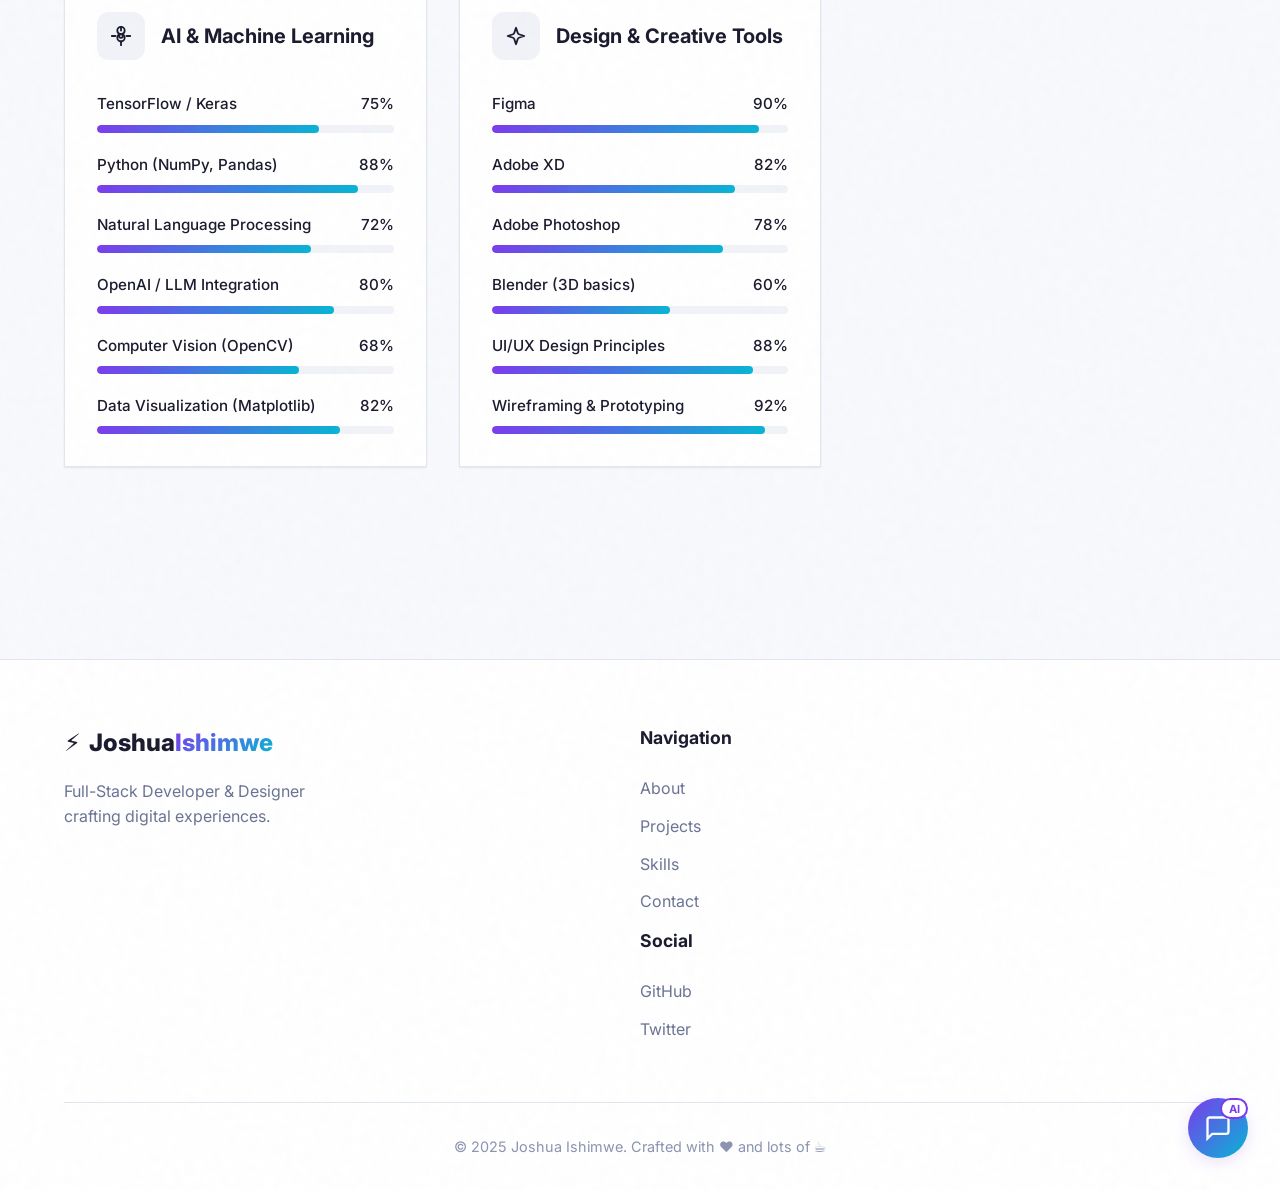
<file: portfolio/skills.html>
<!DOCTYPE html>
<html lang="en" data-theme="dark">

<head>
  <meta charset="UTF-8" />
  <meta name="viewport" content="width=device-width, initial-scale=1.0" />
  <title>Skills — Joshua Ishimwe</title>
  <meta name="description" content="Explore Joshua Ishimwe's technical skills in Frontend, Backend, DevOps, Mobile, Embedded Systems, AI, and Design." />
  <link rel="icon" type="image/svg+xml"
    href="data:image/svg+xml,<svg xmlns='http://www.w3.org/2000/svg' viewBox='0 0 100 100'><text y='.9em' font-size='90'>⚡</text></svg>" />
  <link rel="preconnect" href="https://fonts.googleapis.com" />
  <link rel="preconnect" href="https://fonts.gstatic.com" crossorigin />
  <link href="https://fonts.googleapis.com/css2?family=Inter:wght@300;400;500;600;700;800;900&family=JetBrains+Mono:wght@400;500;600&display=swap" rel="stylesheet" />
  <link rel="stylesheet" href="styles.css" />
</head>

<body class="noise-overlay">

  <!-- ==================== NAVBAR ==================== -->
  <nav class="navbar" id="navbar">
    <div class="navbar-container">
      <a href="index.html" class="navbar-logo">
        <span class="logo-icon">⚡</span>
        <span class="logo-text">Joshua<span class="gradient-text">Ishimwe</span></span>
      </a>
      <ul class="navbar-links" id="navLinks">
        <li><a href="index.html" class="nav-link" data-section="home">Home</a></li>
        <li><a href="about.html" class="nav-link" data-section="about">About</a></li>
        <li><a href="projects.html" class="nav-link" data-section="projects">Projects</a></li>
        <li><a href="skills.html" class="nav-link" data-section="skills">Skills</a></li>
        <li><a href="experience.html" class="nav-link" data-section="experience">Experience</a></li>
        <li><a href="blog.html" class="nav-link" data-section="blog">Blog</a></li>
        <li><a href="testimonials.html" class="nav-link" data-section="testimonials">Testimonials</a></li>
        <li><a href="contact.html" class="nav-link" data-section="contact">Contact</a></li>
      </ul>
      <div class="navbar-actions">
        <button class="theme-toggle" id="themeToggle" aria-label="Toggle theme">
          <svg class="icon-sun" width="20" height="20" viewBox="0 0 24 24" fill="none" stroke="currentColor" stroke-width="2">
            <circle cx="12" cy="12" r="5" />
            <path d="M12 1v2M12 21v2M4.22 4.22l1.42 1.42M18.36 18.36l1.42 1.42M1 12h2M21 12h2M4.22 19.78l1.42-1.42M18.36 5.64l1.42-1.42" />
          </svg>
          <svg class="icon-moon" width="20" height="20" viewBox="0 0 24 24" fill="none" stroke="currentColor" stroke-width="2">
            <path d="M21 12.79A9 9 0 1 1 11.21 3 7 7 0 0 0 21 12.79z" />
          </svg>
        </button>
        <a href="contact.html" class="btn btn-primary btn-sm navbar-cta">Hire Me</a>
        <button class="mobile-toggle" id="mobileToggle" aria-label="Toggle menu">
          <span></span><span></span><span></span>
        </button>
      </div>
    </div>
  </nav>

  <!-- ==================== PAGE HERO ==================== -->
  <div class="page-hero">
    <div class="container">
      <div class="page-breadcrumb">
        <a href="index.html">Home</a>
        <span class="breadcrumb-sep">›</span>
        <span>Skills</span>
      </div>
      <span class="section-tag">Expertise</span>
      <h1 class="section-title">Skills & <span class="gradient-text">Technologies</span></h1>
      <p class="section-subtitle">Tools and technologies I use to bring ideas to life — from frontend to embedded systems</p>
    </div>
  </div>

  <!-- ==================== SKILLS CONTENT ==================== -->
  <section class="section page-section" id="skills">
    <div class="container">
      <div class="skills-grid" id="skillsGrid">
        <!-- Skills injected by JS -->
      </div>
    </div>
  </section>

  <!-- ==================== FOOTER ==================== -->
  <footer class="footer">
    <div class="container">
      <div class="footer-content">
        <div class="footer-brand">
          <a href="index.html" class="navbar-logo">
            <span class="logo-icon">⚡</span>
            <span class="logo-text">Joshua<span class="gradient-text">Ishimwe</span></span>
          </a>
          <p>Full-Stack Developer & Designer crafting digital experiences.</p>
        </div>
        <div class="footer-links">
          <div class="footer-col">
            <h4>Navigation</h4>
            <a href="about.html">About</a>
            <a href="projects.html">Projects</a>
            <a href="skills.html">Skills</a>
            <a href="contact.html">Contact</a>
          </div>
          <div class="footer-col">
            <h4>Social</h4>
            <a href="https://github.com/josue-2250" target="_blank">GitHub</a>
            <a href="https://twitter.com/shimweJos52225" target="_blank">Twitter</a>
          </div>
        </div>
      </div>
      <div class="footer-bottom">
        <p>&copy; 2025 Joshua Ishimwe. Crafted with ❤️ and lots of ☕</p>
      </div>
    </div>
  </footer>

  <!-- ==================== AI CHAT WIDGET ==================== -->
  <div class="chat-widget" id="chatWidget">
    <button class="chat-toggle" id="chatToggle" aria-label="Open AI assistant">
      <svg class="chat-icon-open" width="28" height="28" viewBox="0 0 24 24" fill="none" stroke="currentColor" stroke-width="2">
        <path d="M21 15a2 2 0 0 1-2 2H7l-4 4V5a2 2 0 0 1 2-2h14a2 2 0 0 1 2 2z" />
      </svg>
      <svg class="chat-icon-close" width="28" height="28" viewBox="0 0 24 24" fill="none" stroke="currentColor" stroke-width="2" style="display:none">
        <path d="M18 6L6 18M6 6l12 12" />
      </svg>
      <span class="chat-badge">AI</span>
    </button>
    <div class="chat-panel" id="chatPanel">
      <div class="chat-header">
        <div class="chat-header-info">
          <div class="chat-avatar">🤖</div>
          <div>
            <h4>Portfolio Assistant</h4>
            <span class="chat-status">Online • Powered by AI</span>
          </div>
        </div>
        <button class="chat-header-close" id="chatClose" aria-label="Close chat">
          <svg width="18" height="18" viewBox="0 0 24 24" fill="none" stroke="currentColor" stroke-width="2">
            <path d="M18 6L6 18M6 6l12 12" />
          </svg>
        </button>
      </div>
      <div class="chat-messages" id="chatMessages">
        <div class="chat-message assistant">
          <div class="chat-bubble">👋 Hi! I'm Joshua's AI assistant. Ask me anything about his skills, projects, experience, or availability!</div>
        </div>
      </div>
      <div class="chat-suggestions" id="chatSuggestions">
        <button class="suggestion-chip" data-question="What are Joshua's main skills?">💡 Main Skills</button>
        <button class="suggestion-chip" data-question="Tell me about Joshua's projects">🚀 Projects</button>
        <button class="suggestion-chip" data-question="Is Joshua available for hire?">💼 Availability</button>
      </div>
      <form class="chat-input-form" id="chatForm">
        <input type="text" id="chatInput" placeholder="Ask me anything..." autocomplete="off" />
        <button type="submit" class="chat-send" aria-label="Send message">
          <svg width="20" height="20" viewBox="0 0 24 24" fill="none" stroke="currentColor" stroke-width="2">
            <path d="M22 2L11 13M22 2l-7 20-4-9-9-4 20-7z" />
          </svg>
        </button>
      </form>
    </div>
  </div>

  <script src="script.js"></script>
</body>

</html>
</file>
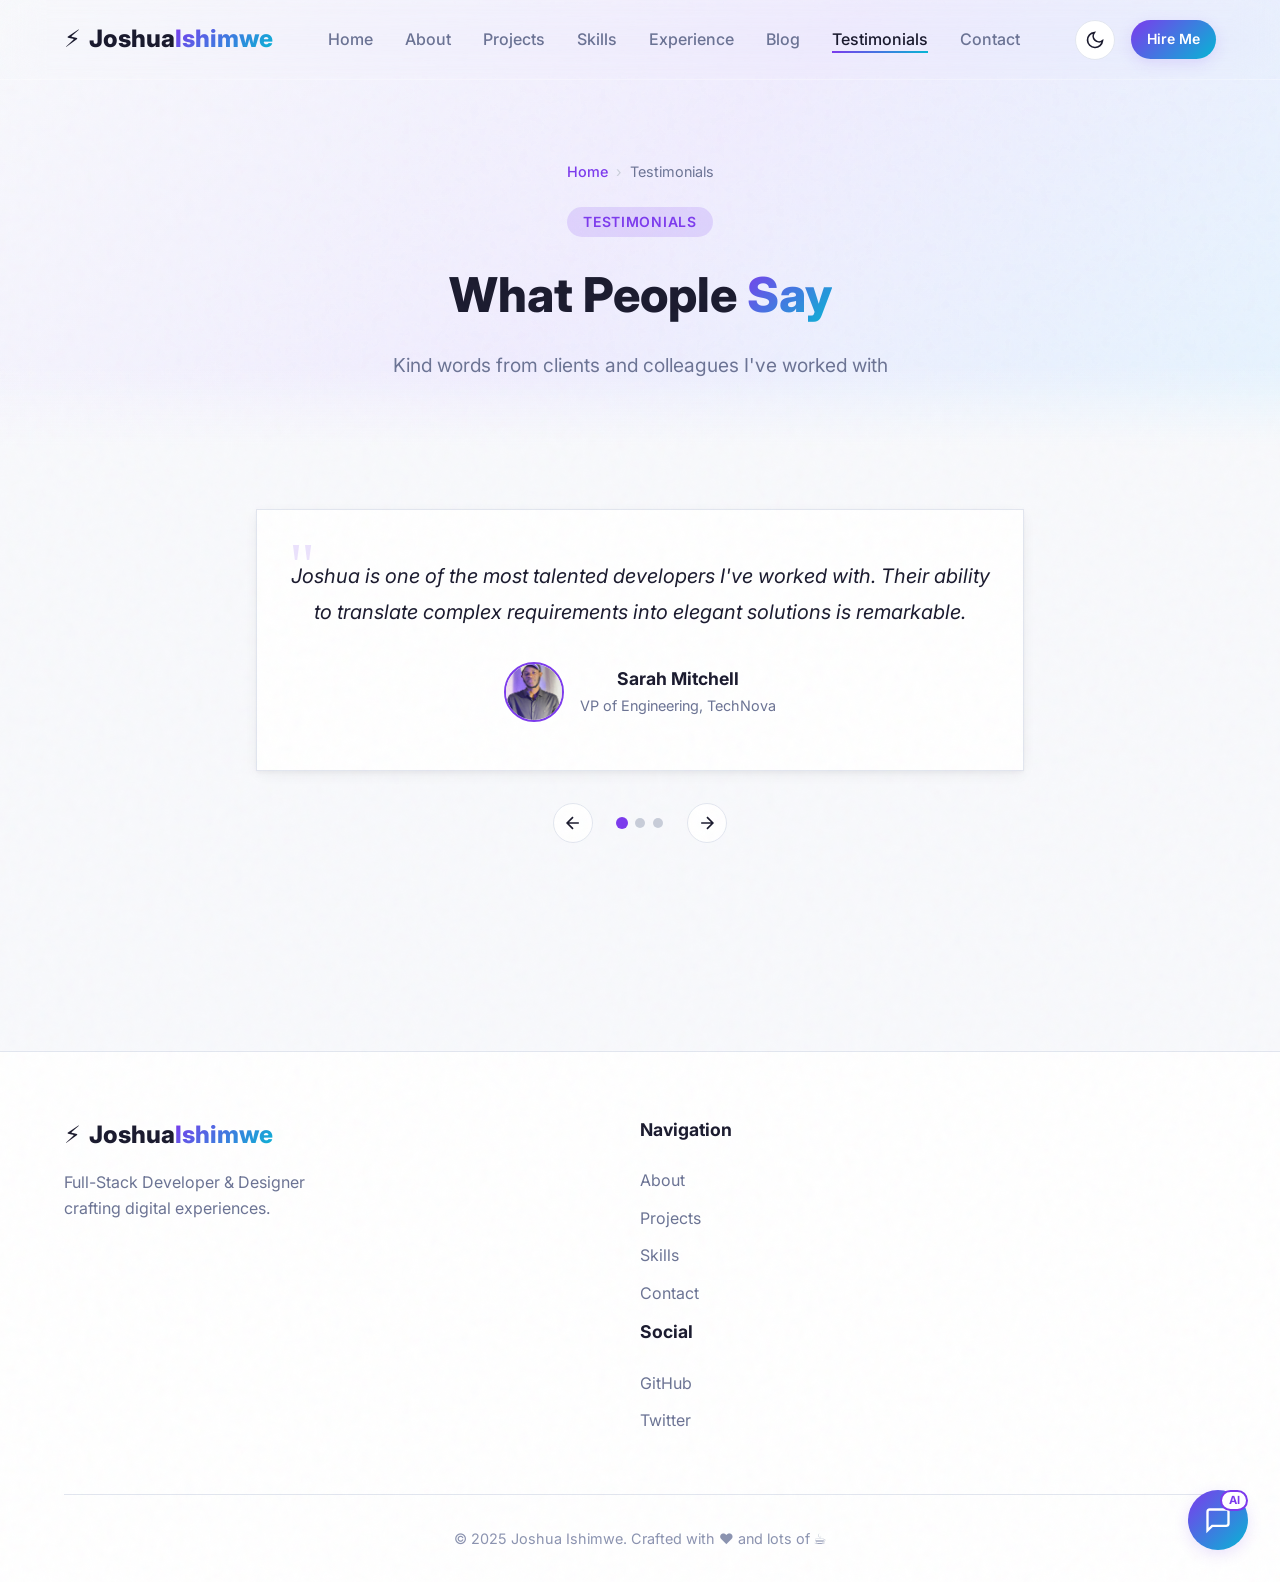
<file: portfolio/testimonials.html>
<!DOCTYPE html>
<html lang="en" data-theme="dark">

<head>
  <meta charset="UTF-8" />
  <meta name="viewport" content="width=device-width, initial-scale=1.0" />
  <title>Testimonials — Joshua Ishimwe</title>
  <meta name="description" content="What colleagues and clients say about working with Joshua Ishimwe." />
  <link rel="icon" type="image/svg+xml"
    href="data:image/svg+xml,<svg xmlns='http://www.w3.org/2000/svg' viewBox='0 0 100 100'><text y='.9em' font-size='90'>⚡</text></svg>" />
  <link rel="preconnect" href="https://fonts.googleapis.com" />
  <link rel="preconnect" href="https://fonts.gstatic.com" crossorigin />
  <link href="https://fonts.googleapis.com/css2?family=Inter:wght@300;400;500;600;700;800;900&family=JetBrains+Mono:wght@400;500;600&display=swap" rel="stylesheet" />
  <link rel="stylesheet" href="styles.css" />
</head>

<body class="noise-overlay">

  <!-- ==================== NAVBAR ==================== -->
  <nav class="navbar" id="navbar">
    <div class="navbar-container">
      <a href="index.html" class="navbar-logo">
        <span class="logo-icon">⚡</span>
        <span class="logo-text">Joshua<span class="gradient-text">Ishimwe</span></span>
      </a>
      <ul class="navbar-links" id="navLinks">
        <li><a href="index.html" class="nav-link" data-section="home">Home</a></li>
        <li><a href="about.html" class="nav-link" data-section="about">About</a></li>
        <li><a href="projects.html" class="nav-link" data-section="projects">Projects</a></li>
        <li><a href="skills.html" class="nav-link" data-section="skills">Skills</a></li>
        <li><a href="experience.html" class="nav-link" data-section="experience">Experience</a></li>
        <li><a href="blog.html" class="nav-link" data-section="blog">Blog</a></li>
        <li><a href="testimonials.html" class="nav-link" data-section="testimonials">Testimonials</a></li>
        <li><a href="contact.html" class="nav-link" data-section="contact">Contact</a></li>
      </ul>
      <div class="navbar-actions">
        <button class="theme-toggle" id="themeToggle" aria-label="Toggle theme">
          <svg class="icon-sun" width="20" height="20" viewBox="0 0 24 24" fill="none" stroke="currentColor" stroke-width="2">
            <circle cx="12" cy="12" r="5" />
            <path d="M12 1v2M12 21v2M4.22 4.22l1.42 1.42M18.36 18.36l1.42 1.42M1 12h2M21 12h2M4.22 19.78l1.42-1.42M18.36 5.64l1.42-1.42" />
          </svg>
          <svg class="icon-moon" width="20" height="20" viewBox="0 0 24 24" fill="none" stroke="currentColor" stroke-width="2">
            <path d="M21 12.79A9 9 0 1 1 11.21 3 7 7 0 0 0 21 12.79z" />
          </svg>
        </button>
        <a href="contact.html" class="btn btn-primary btn-sm navbar-cta">Hire Me</a>
        <button class="mobile-toggle" id="mobileToggle" aria-label="Toggle menu">
          <span></span><span></span><span></span>
        </button>
      </div>
    </div>
  </nav>

  <!-- ==================== PAGE HERO ==================== -->
  <div class="page-hero">
    <div class="container">
      <div class="page-breadcrumb">
        <a href="index.html">Home</a>
        <span class="breadcrumb-sep">›</span>
        <span>Testimonials</span>
      </div>
      <span class="section-tag">Testimonials</span>
      <h1 class="section-title">What People <span class="gradient-text">Say</span></h1>
      <p class="section-subtitle">Kind words from clients and colleagues I've worked with</p>
    </div>
  </div>

  <!-- ==================== TESTIMONIALS CONTENT ==================== -->
  <section class="section page-section" id="testimonials">
    <div class="container">
      <div class="testimonials-carousel animate-on-scroll">
        <div class="testimonials-track" id="testimonialsTrack">
          <!-- Testimonial cards injected by JS -->
        </div>
        <div class="carousel-controls">
          <button class="carousel-btn" id="prevTestimonial" aria-label="Previous testimonial">
            <svg width="20" height="20" viewBox="0 0 24 24" fill="none" stroke="currentColor" stroke-width="2">
              <path d="M19 12H5M12 19l-7-7 7-7" />
            </svg>
          </button>
          <div class="carousel-dots" id="carouselDots"></div>
          <button class="carousel-btn" id="nextTestimonial" aria-label="Next testimonial">
            <svg width="20" height="20" viewBox="0 0 24 24" fill="none" stroke="currentColor" stroke-width="2">
              <path d="M5 12h14M12 5l7 7-7 7" />
            </svg>
          </button>
        </div>
      </div>
    </div>
  </section>

  <!-- ==================== FOOTER ==================== -->
  <footer class="footer">
    <div class="container">
      <div class="footer-content">
        <div class="footer-brand">
          <a href="index.html" class="navbar-logo">
            <span class="logo-icon">⚡</span>
            <span class="logo-text">Joshua<span class="gradient-text">Ishimwe</span></span>
          </a>
          <p>Full-Stack Developer & Designer crafting digital experiences.</p>
        </div>
        <div class="footer-links">
          <div class="footer-col">
            <h4>Navigation</h4>
            <a href="about.html">About</a>
            <a href="projects.html">Projects</a>
            <a href="skills.html">Skills</a>
            <a href="contact.html">Contact</a>
          </div>
          <div class="footer-col">
            <h4>Social</h4>
            <a href="https://github.com/josue-2250" target="_blank">GitHub</a>
            <a href="https://twitter.com/shimweJos52225" target="_blank">Twitter</a>
          </div>
        </div>
      </div>
      <div class="footer-bottom">
        <p>&copy; 2025 Joshua Ishimwe. Crafted with ❤️ and lots of ☕</p>
      </div>
    </div>
  </footer>

  <!-- ==================== AI CHAT WIDGET ==================== -->
  <div class="chat-widget" id="chatWidget">
    <button class="chat-toggle" id="chatToggle" aria-label="Open AI assistant">
      <svg class="chat-icon-open" width="28" height="28" viewBox="0 0 24 24" fill="none" stroke="currentColor" stroke-width="2">
        <path d="M21 15a2 2 0 0 1-2 2H7l-4 4V5a2 2 0 0 1 2-2h14a2 2 0 0 1 2 2z" />
      </svg>
      <svg class="chat-icon-close" width="28" height="28" viewBox="0 0 24 24" fill="none" stroke="currentColor" stroke-width="2" style="display:none">
        <path d="M18 6L6 18M6 6l12 12" />
      </svg>
      <span class="chat-badge">AI</span>
    </button>
    <div class="chat-panel" id="chatPanel">
      <div class="chat-header">
        <div class="chat-header-info">
          <div class="chat-avatar">🤖</div>
          <div>
            <h4>Portfolio Assistant</h4>
            <span class="chat-status">Online • Powered by AI</span>
          </div>
        </div>
        <button class="chat-header-close" id="chatClose" aria-label="Close chat">
          <svg width="18" height="18" viewBox="0 0 24 24" fill="none" stroke="currentColor" stroke-width="2">
            <path d="M18 6L6 18M6 6l12 12" />
          </svg>
        </button>
      </div>
      <div class="chat-messages" id="chatMessages">
        <div class="chat-message assistant">
          <div class="chat-bubble">👋 Hi! I'm Joshua's AI assistant. Ask me anything about his skills, projects, experience, or availability!</div>
        </div>
      </div>
      <div class="chat-suggestions" id="chatSuggestions">
        <button class="suggestion-chip" data-question="What are Joshua's main skills?">💡 Main Skills</button>
        <button class="suggestion-chip" data-question="Tell me about Joshua's projects">🚀 Projects</button>
        <button class="suggestion-chip" data-question="Is Joshua available for hire?">💼 Availability</button>
      </div>
      <form class="chat-input-form" id="chatForm">
        <input type="text" id="chatInput" placeholder="Ask me anything..." autocomplete="off" />
        <button type="submit" class="chat-send" aria-label="Send message">
          <svg width="20" height="20" viewBox="0 0 24 24" fill="none" stroke="currentColor" stroke-width="2">
            <path d="M22 2L11 13M22 2l-7 20-4-9-9-4 20-7z" />
          </svg>
        </button>
      </form>
    </div>
  </div>

  <script src="script.js"></script>
</body>

</html>
</file>
<file: portfolio/styles.css>
/* ============================================
   DESIGN SYSTEM - Portfolio
   ============================================ */

:root {
  /* Light Theme Colors */
  --background: #f8f9fc;
  --foreground: #1a1a2e;
  --surface: #ffffff;
  --surface-hover: #f1f3f8;
  --border: #e2e6ef;
  --border-hover: #c8cdd9;
  --muted: #6b7394;
  --muted-foreground: #8b93b0;

  /* Brand Colors */
  --primary: #7c3aed;
  --primary-hover: #6d28d9;
  --primary-foreground: #ffffff;
  --primary-glow: rgba(124, 58, 237, 0.15);

  --accent: #06b6d4;
  --accent-hover: #0891b2;
  --accent-glow: rgba(6, 182, 212, 0.15);

  --success: #10b981;
  --error: #ef4444;

  /* Gradients */
  --gradient-primary: linear-gradient(135deg, #7c3aed 0%, #06b6d4 100%);
  --gradient-hero: linear-gradient(135deg, rgba(248,249,252,1) 0%, rgba(237,233,254,1) 50%, rgba(224,242,254,1) 100%);
  --gradient-text: linear-gradient(135deg, #7c3aed, #06b6d4);

  /* Glassmorphism */
  --glass-bg: rgba(255, 255, 255, 0.7);
  --glass-border: rgba(255, 255, 255, 0.3);
  --glass-blur: 20px;

  /* Shadows */
  --shadow-sm: 0 1px 3px rgba(0, 0, 0, 0.04), 0 1px 2px rgba(0, 0, 0, 0.06);
  --shadow-md: 0 4px 16px rgba(0, 0, 0, 0.06), 0 2px 4px rgba(0, 0, 0, 0.04);
  --shadow-lg: 0 12px 40px rgba(0, 0, 0, 0.08), 0 4px 12px rgba(0, 0, 0, 0.04);
  
  /* Radii */
  --radius-sm: 8px;
  --radius-md: 12px;
  --radius-lg: 16px;
  --radius-full: 9999px;

  /* Typography */
  --font-sans: 'Inter', system-ui, -apple-system, sans-serif;
  --font-mono: 'JetBrains Mono', monospace;

  /* Transitions */
  --transition-fast: 150ms cubic-bezier(0.4, 0, 0.2, 1);
  --transition-base: 250ms cubic-bezier(0.4, 0, 0.2, 1);
  --transition-slow: 400ms cubic-bezier(0.4, 0, 0.2, 1);
}

[data-theme="dark"] {
  --background: #0a0a1a;
  --foreground: #e8eaf0;
  --surface: #12122a;
  --surface-hover: #1a1a3a;
  --border: #2a2a4a;
  --border-hover: #3a3a5a;
  --muted: #8b93b0;
  --muted-foreground: #6b7394;

  --primary: #a78bfa;
  --primary-hover: #8b5cf6;
  --primary-glow: rgba(167, 139, 250, 0.15);

  --accent: #22d3ee;
  --accent-hover: #06b6d4;
  --accent-glow: rgba(34, 211, 238, 0.15);

  --gradient-hero: linear-gradient(135deg, #0a0a1a 0%, #1a103a 50%, #0a1a2a 100%);
  --gradient-text: linear-gradient(135deg, #a78bfa, #22d3ee);

  --glass-bg: rgba(18, 18, 42, 0.7);
  --glass-border: rgba(42, 42, 74, 0.5);

  --shadow-sm: 0 1px 3px rgba(0, 0, 0, 0.2);
  --shadow-md: 0 4px 16px rgba(0, 0, 0, 0.3);
  --shadow-lg: 0 12px 40px rgba(0, 0, 0, 0.4);
}

* {
  box-sizing: border-box;
  margin: 0;
  padding: 0;
}

html {
  scroll-behavior: smooth;
  scroll-padding-top: 80px;
}

body {
  font-family: var(--font-sans);
  background-color: var(--background);
  color: var(--foreground);
  line-height: 1.6;
  overflow-x: hidden;
  transition: background-color var(--transition-base), color var(--transition-base);
}

a {
  color: inherit;
  text-decoration: none;
}

ul {
  list-style: none;
}

button {
  background: none;
  border: none;
  cursor: pointer;
  font-family: var(--font-sans);
  color: inherit;
}

/* Typography Utilities */
.gradient-text {
  background: var(--gradient-text);
  -webkit-background-clip: text;
  -webkit-text-fill-color: transparent;
  background-clip: text;
}

.text-muted {
  color: var(--muted);
}

/* Animations Core */
.animate-on-scroll {
  opacity: 0;
  transform: translateY(30px);
  transition: opacity 0.8s ease-out, transform 0.8s ease-out;
}

.animate-on-scroll.visible {
  opacity: 1;
  transform: translateY(0);
}

/* Noise overlay */
.noise-overlay {
  position: relative;
}
.noise-overlay::before {
  content: "";
  position: fixed;
  inset: 0;
  width: 100%;
  height: 100%;
  pointer-events: none;
  z-index: 50;
  opacity: 0.03;
  background-image: url("data:image/svg+xml,%3Csvg viewBox='0 0 200 200' xmlns='http://www.w3.org/2000/svg'%3E%3Cfilter id='noiseFilter'%3E%3CfeTurbulence type='fractalNoise' baseFrequency='0.65' numOctaves='3' stitchTiles='stitch'/%3E%3C/filter%3E%3Crect width='100%25' height='100%25' filter='url(%23noiseFilter)'/%3E%3C/svg%3E");
}

/* Layout */
.container {
  width: 90%;
  max-width: 1200px;
  margin: 0 auto;
}

.section {
  padding: 8rem 0;
  position: relative;
}

.section-alt {
  background-color: var(--surface);
}

.section-header {
  text-align: center;
  margin-bottom: 4rem;
}

.section-tag {
  display: inline-block;
  padding: 0.25rem 1rem;
  background: var(--primary-glow);
  color: var(--primary);
  border-radius: var(--radius-full);
  font-size: 0.875rem;
  font-weight: 600;
  margin-bottom: 1rem;
  letter-spacing: 0.05em;
  text-transform: uppercase;
}

.section-title {
  font-size: 2.5rem;
  font-weight: 800;
  margin-bottom: 1rem;
}

.section-subtitle {
  color: var(--muted);
  font-size: 1.1rem;
  max-width: 600px;
  margin: 0 auto;
}

/* Buttons */
.btn {
  display: inline-flex;
  align-items: center;
  justify-content: center;
  gap: 0.5rem;
  padding: 0.75rem 1.5rem;
  border-radius: var(--radius-full);
  font-weight: 600;
  font-size: 1rem;
  transition: all var(--transition-base);
  position: relative;
  overflow: hidden;
}

.btn-sm {
  padding: 0.5rem 1rem;
  font-size: 0.875rem;
}

.btn-lg {
  padding: 1rem 2rem;
  font-size: 1.125rem;
}

.btn-full {
  width: 100%;
}

.btn-primary {
  background: var(--gradient-primary);
  color: #fff;
  border: none;
  box-shadow: 0 4px 15px var(--primary-glow);
}

.btn-primary:hover {
  box-shadow: 0 6px 20px var(--primary-glow);
  transform: translateY(-2px);
}

.btn-outline {
  background: transparent;
  color: var(--foreground);
  border: 2px solid var(--border);
}

.btn-outline:hover {
  border-color: var(--primary);
  color: var(--primary);
}

/* ==================== NAVBAR ==================== */
.navbar {
  position: fixed;
  top: 0;
  left: 0;
  width: 100%;
  height: 80px;
  background: var(--glass-bg);
  backdrop-filter: blur(var(--glass-blur));
  -webkit-backdrop-filter: blur(var(--glass-blur));
  border-bottom: 1px solid var(--glass-border);
  z-index: 100;
  transition: all var(--transition-base);
}

.navbar-container {
  display: flex;
  align-items: center;
  justify-content: space-between;
  height: 100%;
  width: 90%;
  max-width: 1200px;
  margin: 0 auto;
}

.navbar-logo {
  display: flex;
  align-items: center;
  gap: 0.5rem;
  font-size: 1.5rem;
  font-weight: 800;
}

.navbar-links {
  display: flex;
  gap: 2rem;
}

.nav-link {
  font-weight: 500;
  color: var(--muted);
  transition: color var(--transition-fast);
  position: relative;
}

.nav-link:hover, .nav-link.active {
  color: var(--foreground);
}

.nav-link::after {
  content: '';
  position: absolute;
  width: 0;
  height: 2px;
  bottom: -4px;
  left: 0;
  background: var(--gradient-primary);
  transition: width var(--transition-base);
}

.nav-link.active::after {
  width: 100%;
}

.navbar-actions {
  display: flex;
  align-items: center;
  gap: 1rem;
}

.theme-toggle {
  display: flex;
  align-items: center;
  justify-content: center;
  width: 40px;
  height: 40px;
  border-radius: 50%;
  background: var(--surface);
  border: 1px solid var(--border);
  color: var(--foreground);
  transition: all var(--transition-fast);
}

.theme-toggle:hover {
  background: var(--surface-hover);
}

[data-theme="dark"] .icon-moon { display: none; }
[data-theme="light"] .icon-sun { display: none; }

.mobile-toggle {
  display: none;
  flex-direction: column;
  justify-content: space-between;
  width: 30px;
  height: 21px;
}

.mobile-toggle span {
  display: block;
  height: 3px;
  width: 100%;
  background-color: var(--foreground);
  border-radius: 3px;
  transition: all 0.3s;
}

/* ==================== HERO SECTION ==================== */
.hero {
  position: relative;
  min-height: 100vh;
  display: flex;
  align-items: center;
  justify-content: center;
  padding-top: 80px;
}

.hero-bg {
  position: absolute;
  inset: 0;
  z-index: -1;
  overflow: hidden;
}

.hero-gradient {
  position: absolute;
  inset: 0;
  background: var(--gradient-hero);
  opacity: 0.8;
}

.hero-content {
  text-align: center;
  max-width: 800px;
  padding: 0 2rem;
}

.hero-badge {
  display: inline-flex;
  align-items: center;
  gap: 0.5rem;
  padding: 0.5rem 1rem;
  background: var(--surface);
  border: 1px solid var(--border);
  border-radius: var(--radius-full);
  font-size: 0.875rem;
  font-weight: 500;
  margin-bottom: 2rem;
  box-shadow: var(--shadow-sm);
}

.badge-dot {
  width: 8px;
  height: 8px;
  background-color: var(--success);
  border-radius: 50%;
  box-shadow: 0 0 0 2px rgba(16, 185, 129, 0.2);
  animation: pulse-dot 2s infinite;
}

@keyframes pulse-dot {
  0% { box-shadow: 0 0 0 0 rgba(16, 185, 129, 0.4); }
  70% { box-shadow: 0 0 0 6px rgba(16, 185, 129, 0); }
  100% { box-shadow: 0 0 0 0 rgba(16, 185, 129, 0); }
}

.hero-title {
  font-size: 4rem;
  font-weight: 900;
  line-height: 1.1;
  margin-bottom: 1rem;
}

.hero-typing-wrapper {
  font-size: 1.5rem;
  font-weight: 500;
  color: var(--muted);
  margin-bottom: 1.5rem;
  height: 2.2rem;
}

.typing-cursor {
  font-weight: bold;
  color: var(--primary);
  animation: blink 1s step-end infinite;
}

@keyframes blink {
  50% { opacity: 0; }
}

.hero-description {
  font-size: 1.25rem;
  color: var(--muted);
  margin-bottom: 2.5rem;
  max-width: 600px;
  margin-left: auto;
  margin-right: auto;
}

.hero-actions {
  display: flex;
  gap: 1rem;
  justify-content: center;
  margin-bottom: 4rem;
}

.hero-stats {
  display: flex;
  justify-content: center;
  align-items: center;
  gap: 2rem;
  padding: 2rem;
  background: var(--glass-bg);
  backdrop-filter: blur(var(--glass-blur));
  border: 1px solid var(--glass-border);
  border-radius: var(--radius-lg);
  box-shadow: var(--shadow-md);
}

.stat-item {
  display: flex;
  flex-direction: column;
  align-items: center;
}

.stat-number {
  font-size: 2.5rem;
  font-weight: 800;
  background: var(--gradient-text);
  -webkit-background-clip: text;
  -webkit-text-fill-color: transparent;
}

.stat-suffix {
  font-size: 1.5rem;
  font-weight: 800;
  color: var(--primary);
}

.stat-label {
  font-size: 0.875rem;
  color: var(--muted);
  font-weight: 500;
  text-transform: uppercase;
  letter-spacing: 0.05em;
}

.stat-divider {
  width: 1px;
  height: 40px;
  background: var(--border);
}

.hero-scroll-indicator {
  position: absolute;
  bottom: 2rem;
  left: 50%;
  transform: translateX(-50%);
  display: flex;
  flex-direction: column;
  align-items: center;
  gap: 0.5rem;
  color: var(--muted);
  font-size: 0.875rem;
  font-weight: 500;
}

.scroll-mouse {
  width: 24px;
  height: 36px;
  border: 2px solid var(--muted);
  border-radius: 12px;
  position: relative;
}

.scroll-wheel {
  width: 4px;
  height: 8px;
  background: var(--primary);
  border-radius: 2px;
  position: absolute;
  top: 6px;
  left: 50%;
  transform: translateX(-50%);
  animation: scroll-anim 1.5s infinite;
}

@keyframes scroll-anim {
  0% { top: 6px; opacity: 1; }
  100% { top: 18px; opacity: 0; }
}

/* ==================== ABOUT SECTION ==================== */
.about-grid {
  display: grid;
  grid-template-columns: 1fr 1fr;
  gap: 4rem;
  align-items: center;
}

.about-image-wrapper {
  position: relative;
  max-width: 400px;
  margin: 0 auto;
}

.about-image-frame {
  position: relative;
  border-radius: var(--radius-xl);
  overflow: hidden;
  box-shadow: var(--shadow-lg);
  aspect-ratio: 4/5;
}

.about-image {
  width: 100%;
  height: 100%;
  object-fit: cover;
  transition: transform 0.5s ease;
}

.about-image-frame:hover .about-image {
  transform: scale(1.05);
}

.about-image-decoration {
  position: absolute;
  inset: 0;
  border: 1px solid rgba(255,255,255,0.2);
  border-radius: var(--radius-xl);
  pointer-events: none;
}

.about-image-badge {
  position: absolute;
  bottom: -20px;
  right: -20px;
  background: var(--surface);
  border: 1px solid var(--border);
  padding: 1rem;
  border-radius: var(--radius-lg);
  display: flex;
  align-items: center;
  gap: 0.5rem;
  box-shadow: var(--shadow-md);
  font-weight: 600;
  animation: float 3s ease-in-out infinite;
}

@keyframes float {
  0%, 100% { transform: translateY(0); }
  50% { transform: translateY(-10px); }
}

.about-content {
  display: flex;
  flex-direction: column;
  gap: 1.5rem;
}

.about-text {
  font-size: 1.125rem;
  color: var(--muted);
}

.about-highlights {
  display: grid;
  grid-template-columns: 1fr 1fr;
  gap: 1rem;
  margin-top: 1rem;
}

.highlight-item {
  display: flex;
  align-items: center;
  gap: 0.75rem;
  font-weight: 500;
}

.highlight-icon {
  background: var(--surface-hover);
  width: 40px;
  height: 40px;
  display: flex;
  align-items: center;
  justify-content: center;
  border-radius: var(--radius-sm);
  font-size: 1.25rem;
}

.about-actions {
  display: flex;
  gap: 1rem;
  margin-top: 2rem;
}

/* ==================== PROJECTS SECTION ==================== */
.filter-bar {
  display: flex;
  justify-content: center;
  gap: 0.5rem;
  margin-bottom: 3rem;
  flex-wrap: wrap;
}

.filter-btn {
  padding: 0.5rem 1.25rem;
  border-radius: var(--radius-full);
  background: var(--surface);
  border: 1px solid var(--border);
  font-weight: 500;
  color: var(--muted);
  transition: all var(--transition-fast);
}

.filter-btn:hover {
  border-color: var(--primary);
  color: var(--foreground);
}

.filter-btn.active {
  background: var(--primary);
  color: white;
  border-color: var(--primary);
}

.projects-grid {
  display: grid;
  grid-template-columns: repeat(auto-fill, minmax(350px, 1fr));
  gap: 2rem;
}

.project-card {
  background: var(--surface);
  border: 1px solid var(--border);
  border-radius: var(--radius-xl);
  overflow: hidden;
  transition: all var(--transition-base);
  box-shadow: var(--shadow-sm);
  display: flex;
  flex-direction: column;
  height: 100%;
}

.project-card:hover {
  transform: translateY(-8px);
  box-shadow: var(--shadow-md);
  border-color: var(--primary-glow);
}

.project-image-wrap {
  position: relative;
  overflow: hidden;
  aspect-ratio: 16/9;
}

.project-image {
  width: 100%;
  height: 100%;
  object-fit: cover;
  transition: transform 0.5s ease;
}

.project-card:hover .project-image {
  transform: scale(1.05);
}

.project-category {
  position: absolute;
  top: 1rem;
  left: 1rem;
  background: var(--glass-bg);
  backdrop-filter: blur(4px);
  padding: 0.25rem 0.75rem;
  border-radius: var(--radius-full);
  font-size: 0.75rem;
  font-weight: 600;
  border: 1px solid var(--glass-border);
}

.project-content {
  padding: 1.5rem;
  display: flex;
  flex-direction: column;
  flex-grow: 1;
}

.project-title {
  font-size: 1.25rem;
  font-weight: 700;
  margin-bottom: 0.5rem;
}

.project-description {
  color: var(--muted);
  font-size: 0.95rem;
  margin-bottom: 1.5rem;
  flex-grow: 1;
}

.project-tech {
  display: flex;
  flex-wrap: wrap;
  gap: 0.5rem;
  margin-bottom: 1.5rem;
}

.tech-tag {
  font-size: 0.75rem;
  padding: 0.25rem 0.75rem;
  background: var(--surface-hover);
  color: var(--muted-foreground);
  border-radius: var(--radius-sm);
  font-weight: 500;
}

.project-links {
  display: flex;
  gap: 1rem;
}

.project-link {
  display: flex;
  align-items: center;
  gap: 0.5rem;
  font-size: 0.875rem;
  font-weight: 600;
  color: var(--primary);
  transition: color var(--transition-fast);
}

.project-link:hover {
  color: var(--primary-hover);
  text-decoration: underline;
}

/* ==================== SKILLS SECTION ==================== */
.skills-grid {
  display: grid;
  grid-template-columns: repeat(auto-fit, minmax(300px, 1fr));
  gap: 2rem;
}

.skill-category {
  background: var(--surface);
  border: 1px solid var(--border);
  border-radius: var(--radius-xl);
  padding: 2rem;
  box-shadow: var(--shadow-sm);
}

.skill-category-header {
  display: flex;
  align-items: center;
  gap: 1rem;
  margin-bottom: 2rem;
}

.skill-icon {
  font-size: 1.5rem;
  background: var(--surface-hover);
  width: 48px;
  height: 48px;
  display: flex;
  align-items: center;
  justify-content: center;
  border-radius: var(--radius-md);
}

.skill-category-title {
  font-size: 1.25rem;
  font-weight: 700;
}

.skill-list {
  display: flex;
  flex-direction: column;
  gap: 1.25rem;
}

.skill-item-info {
  display: flex;
  justify-content: space-between;
  margin-bottom: 0.5rem;
  font-weight: 500;
  font-size: 0.95rem;
}

.skill-progress-bar {
  height: 8px;
  background: var(--surface-hover);
  border-radius: var(--radius-full);
  overflow: hidden;
}

.skill-progress {
  height: 100%;
  background: var(--gradient-primary);
  border-radius: var(--radius-full);
  width: 0;
  transition: width 1.5s cubic-bezier(0.22, 1, 0.36, 1);
}

/* ==================== EXPERIENCE TIMELINE ==================== */
.timeline {
  position: relative;
  max-width: 800px;
  margin: 0 auto;
}

.timeline::before {
  content: '';
  position: absolute;
  top: 0;
  left: 30px;
  height: 100%;
  width: 2px;
  background: var(--border);
}

.timeline-item {
  position: relative;
  margin-bottom: 3rem;
  padding-left: 80px;
}

.timeline-item:last-child {
  margin-bottom: 0;
}

.timeline-dot {
  position: absolute;
  left: 23px;
  top: 0;
  width: 16px;
  height: 16px;
  background: var(--primary);
  border: 4px solid var(--surface);
  border-radius: 50%;
  box-shadow: 0 0 0 4px rgba(124, 58, 237, 0.1);
}

.timeline-content {
  background: var(--surface);
  border: 1px solid var(--border);
  border-radius: var(--radius-lg);
  padding: 2rem;
  box-shadow: var(--shadow-sm);
  transition: transform var(--transition-base), box-shadow var(--transition-base);
}

.timeline-content:hover {
  transform: translateY(-4px);
  box-shadow: var(--shadow-md);
  border-color: var(--primary-glow);
}

.timeline-header {
  display: flex;
  justify-content: space-between;
  align-items: flex-start;
  margin-bottom: 1rem;
  flex-wrap: wrap;
  gap: 0.5rem;
}

.timeline-role {
  font-size: 1.25rem;
  font-weight: 700;
  color: var(--foreground);
}

.timeline-company {
  font-size: 1.1rem;
  color: var(--primary);
  font-weight: 600;
  text-decoration: none;
}

.timeline-company[href]:hover {
  text-decoration: underline;
}

.timeline-date {
  font-size: 0.875rem;
  font-weight: 600;
  color: var(--muted);
  background: var(--surface-hover);
  padding: 0.25rem 0.75rem;
  border-radius: var(--radius-full);
}

.timeline-desc {
  color: var(--muted);
  margin-bottom: 1rem;
}

.timeline-achievements {
  padding-left: 1.2rem;
  margin-bottom: 1.5rem;
}

.timeline-achievements li {
  margin-bottom: 0.5rem;
  color: var(--muted-foreground);
  font-size: 0.95rem;
}

.timeline-tech {
  display: flex;
  flex-wrap: wrap;
  gap: 0.5rem;
}

/* ==================== BLOG SECTION ==================== */
.blog-filter-bar {
  display: flex;
  justify-content: center;
  gap: 0.5rem;
  margin-bottom: 3rem;
  flex-wrap: wrap;
}

.blog-grid {
  display: grid;
  grid-template-columns: repeat(auto-fill, minmax(320px, 1fr));
  gap: 2rem;
}

.blog-card {
  background: var(--surface);
  border: 1px solid var(--border);
  border-radius: var(--radius-xl);
  overflow: hidden;
  transition: all var(--transition-base);
  box-shadow: var(--shadow-sm);
  text-align: left;
  display: flex;
  flex-direction: column;
}

.blog-card:hover {
  transform: translateY(-5px);
  box-shadow: var(--shadow-md);
  border-color: var(--primary-glow);
}

.blog-image {
  width: 100%;
  height: 200px;
  object-fit: cover;
  background: var(--surface-hover);
}

.blog-content {
  padding: 1.5rem;
  display: flex;
  flex-direction: column;
  flex-grow: 1;
}

.blog-meta {
  display: flex;
  justify-content: space-between;
  font-size: 0.8rem;
  color: var(--muted);
  margin-bottom: 0.75rem;
  font-weight: 500;
}

.blog-title {
  font-size: 1.25rem;
  font-weight: 700;
  margin-bottom: 0.75rem;
  line-height: 1.4;
}

.blog-excerpt {
  color: var(--muted-foreground);
  font-size: 0.95rem;
  margin-bottom: 1.5rem;
  flex-grow: 1;
}

.blog-read-more {
  color: var(--primary);
  font-weight: 600;
  font-size: 0.9rem;
  display: flex;
  align-items: center;
  gap: 0.25rem;
}

/* ==================== TESTIMONIALS ==================== */
.testimonials-carousel {
  max-width: 800px;
  margin: 0 auto;
  position: relative;
  overflow: hidden;
  padding: 1rem 0;
}

.testimonials-track {
  display: flex;
  transition: transform 0.5s cubic-bezier(0.4, 0, 0.2, 1);
}

.testimonial-card {
  flex: 0 0 100%;
  padding: 0 1rem;
}

.testimonial-content {
  background: var(--surface);
  border: 1px solid var(--border);
  border-radius: var(--radius-xl);
  padding: 3rem 2rem;
  text-align: center;
  box-shadow: var(--shadow-md);
  position: relative;
}

.testimonial-quote-icon {
  position: absolute;
  top: 1.5rem;
  left: 2rem;
  font-size: 4rem;
  color: var(--primary-glow);
  font-family: serif;
  line-height: 1;
}

.testimonial-text {
  font-size: 1.25rem;
  color: var(--foreground);
  line-height: 1.8;
  font-style: italic;
  margin-bottom: 2rem;
  position: relative;
  z-index: 1;
}

.testimonial-author {
  display: flex;
  align-items: center;
  justify-content: center;
  gap: 1rem;
}

.testimonial-avatar {
  width: 60px;
  height: 60px;
  border-radius: 50%;
  object-fit: cover;
  border: 2px solid var(--primary);
}

.testimonial-info h4 {
  font-size: 1.1rem;
  font-weight: 700;
}

.testimonial-info span {
  font-size: 0.9rem;
  color: var(--muted);
}

.carousel-controls {
  display: flex;
  justify-content: center;
  align-items: center;
  gap: 1.5rem;
  margin-top: 2rem;
}

.carousel-btn {
  width: 40px;
  height: 40px;
  border-radius: 50%;
  background: var(--surface);
  border: 1px solid var(--border);
  display: flex;
  align-items: center;
  justify-content: center;
  transition: all var(--transition-fast);
}

.carousel-btn:hover {
  background: var(--primary);
  color: white;
  border-color: var(--primary);
}

.carousel-dots {
  display: flex;
  gap: 0.5rem;
}

.carousel-dot {
  width: 10px;
  height: 10px;
  border-radius: 50%;
  background: var(--border-hover);
  transition: all var(--transition-fast);
}

.carousel-dot.active {
  background: var(--primary);
  transform: scale(1.2);
}

/* ==================== CONTACT SECTION ==================== */
.contact-grid {
  display: grid;
  grid-template-columns: 1fr 1.5fr;
  gap: 4rem;
}

.contact-card {
  display: flex;
  flex-direction: column;
  background: var(--surface);
  border: 1px solid var(--border);
  padding: 1.5rem;
  border-radius: var(--radius-lg);
  margin-bottom: 1rem;
  transition: transform var(--transition-fast);
}

.contact-card:hover {
  transform: translateY(-3px);
  border-color: var(--border-hover);
}

.contact-icon {
  font-size: 1.5rem;
  margin-bottom: 0.5rem;
}

.contact-card h3 {
  font-size: 1rem;
  color: var(--muted);
  margin-bottom: 0.25rem;
}

.contact-card p, .contact-card a {
  font-size: 1.1rem;
  font-weight: 600;
  color: var(--foreground);
}

.social-links-group {
  margin-top: 2rem;
}

.social-links-group h3 {
  font-size: 1.25rem;
  margin-bottom: 1rem;
}

.social-links {
  display: flex;
  gap: 1rem;
}

.social-link {
  width: 48px;
  height: 48px;
  background: var(--surface);
  border: 1px solid var(--border);
  border-radius: 50%;
  display: flex;
  align-items: center;
  justify-content: center;
  color: var(--foreground);
  transition: all var(--transition-fast);
}

.social-link:hover {
  background: var(--primary);
  color: white;
  border-color: var(--primary);
  transform: translateY(-3px);
}

.contact-form {
  background: var(--surface);
  padding: 2.5rem;
  border-radius: var(--radius-xl);
  border: 1px solid var(--border);
  box-shadow: var(--shadow-sm);
}

.form-group {
  margin-bottom: 1.5rem;
}

.form-group label {
  display: block;
  font-weight: 500;
  margin-bottom: 0.5rem;
}

.form-group input,
.form-group textarea {
  width: 100%;
  padding: 0.75rem 1rem;
  background: var(--background);
  border: 1px solid var(--border);
  border-radius: var(--radius-md);
  color: var(--foreground);
  font-family: inherit;
  font-size: 1rem;
  transition: border-color var(--transition-fast), box-shadow var(--transition-fast);
}

.form-group input:focus,
.form-group textarea:focus {
  outline: none;
  border-color: var(--primary);
  box-shadow: 0 0 0 3px var(--primary-glow);
}

.form-error {
  display: block;
  color: var(--error);
  font-size: 0.85rem;
  margin-top: 0.25rem;
  min-height: 1rem;
}

/* ==================== FOOTER ==================== */
.footer {
  background: var(--surface);
  border-top: 1px solid var(--border);
  padding: 4rem 0 2rem;
  margin-top: 4rem;
}

.footer-content {
  display: grid;
  grid-template-columns: 2fr 1fr 1fr;
  gap: 2rem;
  margin-bottom: 3rem;
}

.footer-brand p {
  color: var(--muted);
  margin-top: 1rem;
  max-width: 300px;
}

.footer-col h4 {
  font-size: 1.1rem;
  font-weight: 700;
  margin-bottom: 1.5rem;
}

.footer-col a {
  display: block;
  color: var(--muted);
  margin-bottom: 0.75rem;
  transition: color var(--transition-fast);
}

.footer-col a:hover {
  color: var(--primary);
}

.footer-bottom {
  text-align: center;
  padding-top: 2rem;
  border-top: 1px solid var(--border);
  color: var(--muted-foreground);
  font-size: 0.9rem;
}

/* ==================== MODALS ==================== */
.modal-overlay {
  position: fixed;
  inset: 0;
  background: rgba(0, 0, 0, 0.5);
  backdrop-filter: blur(4px);
  z-index: 1000;
  display: flex;
  align-items: center;
  justify-content: center;
  opacity: 0;
  visibility: hidden;
  transition: all var(--transition-base);
}

.modal-overlay.active {
  opacity: 1;
  visibility: visible;
}

.modal-content {
  background: var(--surface);
  width: 90%;
  max-width: 800px;
  max-height: 90vh;
  border-radius: var(--radius-xl);
  overflow-y: auto;
  position: relative;
  transform: scale(0.95);
  transition: all var(--transition-base);
  box-shadow: var(--shadow-lg);
  border: 1px solid var(--border);
}

.modal-content-lg {
  max-width: 900px;
}

.modal-overlay.active .modal-content {
  transform: scale(1);
}

.modal-close {
  position: absolute;
  top: 1.5rem;
  right: 1.5rem;
  width: 40px;
  height: 40px;
  background: var(--background);
  border: 1px solid var(--border);
  border-radius: 50%;
  display: flex;
  align-items: center;
  justify-content: center;
  z-index: 10;
  transition: all var(--transition-fast);
}

.modal-close:hover {
  background: var(--surface-hover);
  color: var(--error);
}

.modal-body {
  padding: 2.5rem;
}

.project-modal-img {
  width: 100%;
  border-radius: var(--radius-lg);
  margin-bottom: 1.5rem;
}

.project-modal-header {
  margin-bottom: 1.5rem;
}

.project-modal-actions {
  display: flex;
  gap: 1rem;
  margin-top: 2rem;
}

/* Modal Blog Formatting */
.blog-content-modal h1 { font-size: 2rem; margin-bottom: 1rem; }
.blog-content-modal img { width: 100%; border-radius: var(--radius-lg); margin: 1.5rem 0; }
.blog-content-modal h2 { font-size: 1.5rem; margin: 2rem 0 1rem; }
.blog-content-modal p { margin-bottom: 1rem; color: var(--muted); }
.blog-content-modal pre { background: var(--background); padding: 1rem; border-radius: var(--radius-sm); border: 1px solid var(--border); overflow-x: auto; margin:1.5rem 0;}
.blog-content-modal code { font-family: var(--font-mono); font-size: 0.9em; }

/* ==================== AI CHAT WIDGET ==================== */
.chat-widget {
  position: fixed;
  bottom: 2rem;
  right: 2rem;
  z-index: 100;
}

.chat-toggle {
  width: 60px;
  height: 60px;
  border-radius: 50%;
  background: var(--gradient-primary);
  color: white;
  display: flex;
  align-items: center;
  justify-content: center;
  box-shadow: 0 4px 15px var(--primary-glow);
  position: relative;
  transition: transform var(--transition-fast);
}

.chat-toggle:hover {
  transform: scale(1.05);
}

.chat-badge {
  position: absolute;
  top: 0;
  right: 0;
  background: var(--surface);
  color: var(--primary);
  font-size: 0.7rem;
  font-weight: bold;
  padding: 0.1rem 0.4rem;
  border-radius: var(--radius-full);
  border: 2px solid var(--primary);
}

.chat-panel {
  position: absolute;
  bottom: 80px;
  right: 0;
  width: 350px;
  background: var(--surface);
  border: 1px solid var(--border);
  border-radius: var(--radius-lg);
  box-shadow: var(--shadow-lg);
  display: flex;
  flex-direction: column;
  overflow: hidden;
  opacity: 0;
  visibility: hidden;
  transform: translateY(20px);
  transition: all var(--transition-base);
}

.chat-panel.active {
  opacity: 1;
  visibility: visible;
  transform: translateY(0);
}

.chat-header {
  padding: 1rem;
  background: var(--background);
  border-bottom: 1px solid var(--border);
  display: flex;
  justify-content: space-between;
  align-items: center;
}

.chat-header-info {
  display: flex;
  align-items: center;
  gap: 0.75rem;
}

.chat-avatar {
  width: 36px;
  height: 36px;
  background: var(--surface);
  border-radius: 50%;
  display: flex;
  align-items: center;
  justify-content: center;
  font-size: 1.25rem;
}

.chat-header h4 {
  font-size: 0.95rem;
}

.chat-status {
  font-size: 0.75rem;
  color: var(--success);
}

.chat-messages {
  height: 300px;
  padding: 1rem;
  overflow-y: auto;
  display: flex;
  flex-direction: column;
  gap: 1rem;
}

.chat-message {
  display: flex;
  max-width: 85%;
}

.chat-message.assistant {
  align-self: flex-start;
}

.chat-message.user {
  align-self: flex-end;
}

.chat-bubble {
  padding: 0.75rem 1rem;
  border-radius: var(--radius-lg);
  font-size: 0.9rem;
}

.chat-message.assistant .chat-bubble {
  background: var(--background);
  border: 1px solid var(--border);
  border-bottom-left-radius: 0;
}

.chat-message.user .chat-bubble {
  background: var(--primary);
  color: white;
  border-bottom-right-radius: 0;
}

.chat-suggestions {
  padding: 0.5rem 1rem;
  display: flex;
  gap: 0.5rem;
  overflow-x: auto;
  border-bottom: 1px solid var(--border);
  scrollbar-width: none;
}
.chat-suggestions::-webkit-scrollbar { display: none; }

.suggestion-chip {
  white-space: nowrap;
  font-size: 0.8rem;
  padding: 0.3rem 0.8rem;
  background: var(--background);
  border: 1px solid var(--border);
  border-radius: var(--radius-full);
  transition: all var(--transition-fast);
}

.suggestion-chip:hover {
  background: var(--surface-hover);
  border-color: var(--primary);
}

.chat-input-form {
  padding: 1rem;
  display: flex;
  gap: 0.5rem;
}

.chat-input-form input {
  flex-grow: 1;
  padding: 0.75rem;
  border-radius: var(--radius-full);
  border: 1px solid var(--border);
  background: var(--background);
  color: var(--foreground);
  outline: none;
}

.chat-send {
  width: 40px;
  height: 40px;
  border-radius: 50%;
  background: var(--primary);
  color: white;
  display: flex;
  align-items: center;
  justify-content: center;
  transition: transform var(--transition-fast);
}

.chat-send:hover {
  transform: scale(1.05);
}

/* ==================== PAGE HERO (Sub-page headers) ==================== */
.page-hero {
  position: relative;
  padding: 10rem 0 4rem;
  text-align: center;
  overflow: hidden;
}

.page-hero::before {
  content: '';
  position: absolute;
  inset: 0;
  background: var(--gradient-hero);
  opacity: 0.8;
  z-index: -1;
}

.page-hero::after {
  content: '';
  position: absolute;
  bottom: 0;
  left: 0;
  right: 0;
  height: 80px;
  background: linear-gradient(to top, var(--background), transparent);
  z-index: 0;
}

.page-hero .container {
  position: relative;
  z-index: 1;
}

.page-hero .section-tag {
  margin-bottom: 1.25rem;
}

.page-hero .section-title {
  font-size: 3rem;
  margin-bottom: 1rem;
}

.page-hero .section-subtitle {
  font-size: 1.2rem;
  max-width: 650px;
  margin: 0 auto;
}

.section-alt .page-hero::after {
  background: linear-gradient(to top, var(--surface), transparent);
}

/* Page breadcrumb */
.page-breadcrumb {
  display: flex;
  align-items: center;
  justify-content: center;
  gap: 0.5rem;
  margin-bottom: 1.5rem;
  font-size: 0.9rem;
  color: var(--muted);
}

.page-breadcrumb a {
  color: var(--primary);
  font-weight: 500;
  transition: color var(--transition-fast);
}

.page-breadcrumb a:hover {
  color: var(--primary-hover);
}

.page-breadcrumb .breadcrumb-sep {
  color: var(--border-hover);
}

/* Page enter animation */
@keyframes pageEnter {
  from {
    opacity: 0;
    transform: translateY(20px);
  }
  to {
    opacity: 1;
    transform: translateY(0);
  }
}

.page-enter {
  animation: pageEnter 0.6s cubic-bezier(0.22, 1, 0.36, 1) forwards;
}

/* Section on its own page - no extra top padding */
.page-section {
  padding-top: 3rem;
}

/* ==================== RESPONSIVE ==================== */
@media (max-width: 992px) {
  .hero-title {
    font-size: 3rem;
  }
  .about-grid {
    grid-template-columns: 1fr;
    gap: 3rem;
  }
  .about-image-wrapper {
    max-width: 300px;
  }
  .contact-grid {
    grid-template-columns: 1fr;
  }
  .footer-content {
    grid-template-columns: 1fr;
    gap: 2rem;
  }
}

@media (max-width: 768px) {
  .navbar-links {
    position: absolute;
    top: 80px;
    left: 0;
    width: 100%;
    background: var(--surface);
    flex-direction: column;
    padding: 2rem;
    gap: 1.5rem;
    text-align: center;
    border-bottom: 1px solid var(--border);
    transform: translateY(-150%);
    transition: transform 0.3s ease;
    z-index: -1;
  }
  
  .navbar.menu-open .navbar-links {
    transform: translateY(0);
    box-shadow: var(--shadow-md);
  }

  .mobile-toggle {
    display: flex;
  }
  
  .navbar.menu-open .mobile-toggle span:nth-child(1) {
    transform: translateY(9px) rotate(45deg);
  }
  .navbar.menu-open .mobile-toggle span:nth-child(2) {
    opacity: 0;
  }
  .navbar.menu-open .mobile-toggle span:nth-child(3) {
    transform: translateY(-9px) rotate(-45deg);
  }

  .navbar-actions .btn {
    display: none;
  }

  .hero-stats {
    flex-direction: column;
    gap: 1.5rem;
  }
  
  .stat-divider {
    width: 100px;
    height: 1px;
  }
  
  .timeline::before {
    left: 20px;
  }
  
  .timeline-item {
    padding-left: 50px;
  }
  
  .timeline-dot {
    left: 13px;
  }
}

@media (max-width: 480px) {
  .hero-title {
    font-size: 2.25rem;
  }
  .hero-typing-wrapper {
    font-size: 1.1rem;
  }
  .hero-actions {
    flex-direction: column;
  }
  .chat-panel {
    width: calc(100vw - 40px);
    right: -10px;
  }
}
</file>
